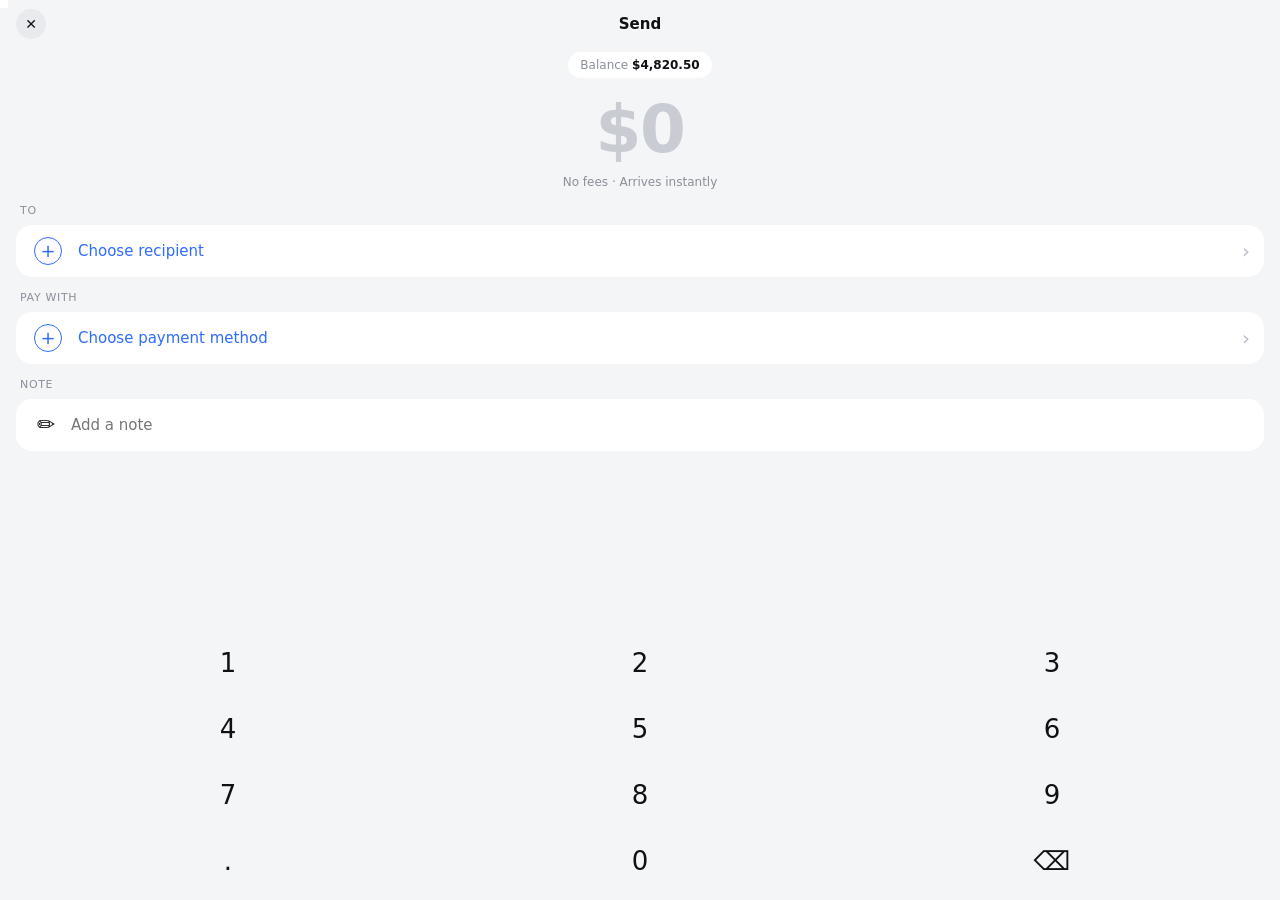
<file: skills/animate/assets/form-reaction-lab/index.html>
<!doctype html>
<!-- Form motion lab: "the UI reacts to what I entered". Every variant is a query param:
     ?m=amount|pick|note  &v=A (skill as written today) | B.. (one axis changed) | W (measured winner, default)
     any axis can be overridden directly, e.g. &v=W&spark=0  &rtl=1  &digits=ar  &kind=pay  &probe=0 (perf runs). -->
<html lang="en"><head><meta charset="utf-8"><meta name="viewport" content="width=device-width,initial-scale=1">
<title>Form motion lab</title>
<style>
:root{--ink:#0f1115;--mute:#8a8f98;--line:#e7e8ec;--bg:#f4f5f7;--card:#fff;--acc:#2f6bff}
*{box-sizing:border-box;margin:0;padding:0}
html,body{height:100%;background:var(--bg);color:var(--ink);font:15px/1.35 system-ui,-apple-system,"Segoe UI",Roboto,"Droid Arabic Kufi",sans-serif;overflow:hidden}
#app{position:absolute;inset:0;transform-origin:50% 0}
.top{height:48px;display:flex;align-items:center;justify-content:center;font-weight:600;position:relative}
.top .x{position:absolute;inset-inline-start:16px;width:30px;height:30px;border-radius:50%;background:#e9eaee;display:grid;place-items:center;font-size:14px}
.bal{margin:4px auto 0;width:max-content;padding:5px 12px;border-radius:99px;background:#fff;font-size:12px;color:var(--mute)}
.bal b{color:var(--ink)}
/* amount */
#amtWrap{position:relative;height:84px;margin-top:10px;overflow:visible}
#amtWrap.clip{overflow:hidden;margin-inline:16px}
#scaler{position:absolute;left:50%;top:0;width:0;height:84px;display:flex;justify-content:center;align-items:center;font-weight:750;font-size:66px;letter-spacing:-.02em;line-height:84px;white-space:nowrap}
#amtWrap.clip #scaler{left:179px}
#scaler.wrap{left:16px;width:358px;flex-wrap:wrap;height:auto;line-height:70px;align-content:flex-start}
#scaler.tab{font-variant-numeric:tabular-nums}
.g{display:inline-block;position:relative}
.g.roll{clip-path:inset(0 -20px)}
.gi{display:inline-block}
.g.ph .gi{color:#c9ccd3}
.g.cur.ph .gi{color:#c9ccd3}
.cap{text-align:center;font-size:12px;color:var(--mute);margin-top:2px}
/* form rows */
.lbl{font-size:11px;letter-spacing:.06em;color:var(--mute);margin:14px 20px 6px}
.row{margin:0 16px;background:var(--card);border-radius:16px;display:flex;align-items:center;padding:12px 14px;gap:10px;position:relative;overflow:hidden}
.row.fixed{min-height:62px}
.cell{flex:1;display:grid;min-width:0}
.layer{grid-area:1/1;display:flex;align-items:center;gap:12px;min-width:0}
.ic{width:36px;height:36px;border-radius:50%;display:grid;place-items:center;flex:none;font-size:22px;background:#ffe8d6}
.ic.plus{width:28px;height:28px;margin-inline:4px;background:none;border:1.5px solid var(--acc);color:var(--acc);font-size:18px;line-height:1}
.ic.ini{background:#dfe6ff;color:#2a3f8f;font-size:14px;font-weight:700}
.ic.card{border-radius:6px;width:36px;height:24px;margin-block:6px;background:linear-gradient(135deg,#3b82f6,#22d3ee);font-size:0}
.tx{min-width:0;flex:1}
.l1{font-weight:600;white-space:nowrap;overflow:hidden;text-overflow:ellipsis}
.l1.ph{color:var(--acc);font-weight:500}
.l2{font-size:12.5px;color:var(--mute);white-space:nowrap;overflow:hidden;text-overflow:ellipsis}
.chev{color:#b9bcc4;font-size:20px;flex:none}
html[dir=rtl] .chev{transform:scaleX(-1)}
.note{margin:0 16px;background:var(--card);border-radius:16px;display:flex;align-items:center;gap:10px;padding:10px 14px;border:1.5px solid transparent}
.note:focus-within{border-color:var(--acc)}
#nic{width:30px;height:30px;position:relative;flex:none}
.ico{position:absolute;inset:0;display:grid;place-items:center;font-size:22px;line-height:1}
#noteIn{flex:1;border:0;outline:0;font:inherit;background:none;min-width:0}
/* keypad */
#pad{position:absolute;left:0;right:0;bottom:8px;display:grid;grid-template-columns:repeat(3,1fr);gap:4px;padding:0 24px;direction:ltr}
.k{height:62px;border:0;background:none;font:500 26px system-ui;color:var(--ink);border-radius:20px;position:relative}
.k .hl{position:absolute;inset:4px 18px;border-radius:18px;background:#dfe1e6;opacity:0;pointer-events:none}
/* sheet */
#scrim{position:fixed;inset:0;background:#0b0d12;opacity:0;pointer-events:none}
#sheet{position:fixed;left:0;right:0;bottom:0;height:600px;background:#fff;border-radius:22px 22px 0 0;padding:10px 16px;transform:translateY(102%)}
#sheet .grab{width:38px;height:5px;border-radius:3px;background:#d6d8de;margin:0 auto 10px}
#sheet h3{font-size:17px;display:flex;justify-content:space-between;align-items:center;margin-bottom:10px}
#sheet .close{width:28px;height:28px;border-radius:50%;background:#eef0f3;display:grid;place-items:center;font-size:13px;font-weight:400}
.srch{background:#f1f2f5;border-radius:12px;padding:9px 12px;color:var(--mute);font-size:13px;margin-bottom:10px}
.opt{display:flex;align-items:center;gap:12px;padding:10px 8px;border-radius:14px;position:relative}
.opt .chk{margin-inline-start:auto;width:22px;height:22px;border-radius:50%;background:var(--acc);color:#fff;display:grid;place-items:center;font-size:13px;opacity:0}
.opt.sel{background:#eef3ff}
#fx{position:fixed;inset:0;pointer-events:none;overflow:hidden}
.spk{position:absolute;width:5px;height:5px;border-radius:50%;margin:-2.5px 0 0 -2.5px}
.ring{position:absolute;width:44px;height:44px;margin:-22px 0 0 -22px;border-radius:50%;border:1.5px solid #8fb0ff}
.sr{position:absolute;width:1px;height:1px;overflow:hidden;clip:rect(0 0 0 0)}
</style></head><body>
<div id="app">
  <div class="top"><span class="x">✕</span><span id="ttl">Send</span></div>
  <div class="bal"><span id="balL">Balance</span> <b dir="ltr">$4,820.50</b></div>
  <div id="amtWrap" dir="ltr"><div id="scaler" aria-hidden="true"></div></div>
  <div class="sr" aria-live="polite" id="amtSR"></div>
  <div class="cap" id="capT">No fees · Arrives instantly</div>
  <div class="lbl" id="lTo">TO</div>
  <div class="row" id="toRow" data-p="toRow"><div class="cell"></div><span class="chev">›</span></div>
  <div class="lbl" id="lPay">PAY WITH</div>
  <div class="row" id="payRow" data-p="payRow"><div class="cell"></div><span class="chev">›</span></div>
  <div class="lbl" id="lNote">NOTE</div>
  <label class="note"><span id="nic"></span><input id="noteIn" autocomplete="off"></label>
  <div id="pad"></div>
</div>
<div id="scrim"></div>
<div id="sheet"><div class="grab"></div><h3><span id="shT"></span><span class="close" id="shX">✕</span></h3><div class="srch" id="shS"></div><div id="opts"></div></div>
<div id="fx"></div>
<div id="sync" style="position:fixed;left:0;top:0;width:8px;height:8px;background:#fff;z-index:9"></div>
<script>
// ---------------------------------------------------------------- params, tokens, presets
const P = Object.fromEntries(new URLSearchParams(location.search));
const M = P.m || 'amount', RTL = P.rtl === '1', PROBE = P.probe !== '0', AR = P.digits === 'ar';
if (RTL) { document.documentElement.dir = 'rtl'; document.documentElement.lang = 'ar' }
const RM = matchMedia('(prefers-reduced-motion: reduce)').matches;
const D = ms => RM ? 0 : ms;
const E = { surface: 'cubic-bezier(.16,1,.3,1)', content: 'cubic-bezier(.22,.61,.36,1)', exit: 'cubic-bezier(.55,.085,.68,.53)',
  move: 'cubic-bezier(.645,.045,.355,1)', out: 'cubic-bezier(.23,1,.32,1)', over: 'cubic-bezier(.34,1.56,.64,1)', ease: 'ease' };
const PRESETS = {
  // r: instant | count | fade | glyph ; enter: blur | roll | fade ; flip: re-centre/separator FLIP ; spark ; fit: shrink | wrap | clip
  amount: { A: { r: 'instant', fit: 'clip' }, C: { r: 'count', fit: 'clip' }, B: { r: 'fade', fit: 'clip' },
    D: { r: 'glyph', enter: 'blur', flip: '0', spark: '0', fit: 'clip' }, E: { r: 'glyph', enter: 'blur', flip: '1', spark: '0', fit: 'clip' },
    F: { r: 'glyph', enter: 'blur', flip: '1', spark: '1', fit: 'clip' }, G: { r: 'glyph', enter: 'roll', flip: '1', spark: '0', fit: 'clip' },
    H: { r: 'glyph', enter: 'fade', flip: '1', spark: '0', fit: 'clip' },
    I: { r: 'glyph', enter: 'blur', flip: '1', ride: '1', spark: '0', fit: 'clip' },
    J: { r: 'glyph', enter: 'blur', flip: '1', ride: '1', sepk: 'left', spark: '0', fit: 'clip' },
    W: { r: 'glyph', enter: 'blur', flip: '1', ride: '1', sepk: 'left', spark: '1', fit: 'lead' } },
  // swap: fade (fadeThrough out-in) | cross (in-place per-line) | fly (cross + avatar flight) ; seq: tap | dis | mid | after ; h: snap | anim | fixed
  pick: { A: { swap: 'fade', seq: 'tap', hold: '0', h: 'snap' }, B: { swap: 'cross', seq: 'tap', hold: '0', h: 'snap' },
    C: { swap: 'fade', seq: 'after', hold: '0', h: 'snap' }, D: { swap: 'cross', seq: 'mid', hold: '0', h: 'snap' },
    E: { swap: 'cross', seq: 'mid', hold: '0', h: 'fixed' }, F: { swap: 'cross', seq: 'mid', hold: '0', h: 'anim' },
    G: { swap: 'fly', seq: 'dis', hold: '0', h: 'fixed' }, H: { swap: 'cross', seq: 'mid', hold: '350', h: 'fixed' },
    W: { swap: 'cross', seq: 'mid', hold: '150', h: 'fixed', xd: '90' } },
  // trig: key | d200 | d300 | d500 | blur ; swap: swap (success-morph swap) | fade (fadeThrough) | cross | pop ; cls: prefix | word
  note: { A: { trig: 'key', swap: 'swap', cls: 'prefix' }, B: { trig: 'key', swap: 'fade', cls: 'prefix' },
    C: { trig: 'd200', swap: 'swap', cls: 'prefix' }, D: { trig: 'd300', swap: 'swap', cls: 'prefix' }, E: { trig: 'd500', swap: 'swap', cls: 'prefix' },
    F: { trig: 'blur', swap: 'swap', cls: 'prefix' }, G: { trig: 'd300', swap: 'pop', cls: 'prefix' }, H: { trig: 'd300', swap: 'cross', cls: 'prefix' },
    I: { trig: 'd300', swap: 'pop', cls: 'word' }, J: { trig: 'key', swap: 'pop', cls: 'word' },
    W: { trig: 'd300', swap: 'pop', cls: 'word' } } };
const V = { ...{ edur: '240', fdur: '270', xd: '60', ride: '0', sdl: '0', sex: '0' }, ...PRESETS[M][P.v || 'W'], ...P };
const $ = s => document.querySelector(s), $$ = s => [...document.querySelectorAll(s)];
const wait = ms => new Promise(r => setTimeout(r, ms));
const rect = el => el.getBoundingClientRect();
const T = RTL ? { send: 'إرسال', bal: 'الرصيد', cap: 'بدون رسوم · يصل فوراً', to: 'إلى', pay: 'الدفع عبر', note: 'ملاحظة', chooseTo: 'اختر المستلم', choosePay: 'اختر طريقة الدفع',
  sendTo: 'إرسال إلى', payWith: 'الدفع عبر', search: 'الاسم أو المعرّف أو الهاتف', notePh: 'أضف ملاحظة' }
  : { send: 'Send', bal: 'Balance', cap: 'No fees · Arrives instantly', to: 'TO', pay: 'PAY WITH', note: 'NOTE', chooseTo: 'Choose recipient', choosePay: 'Choose payment method',
  sendTo: 'Send to', payWith: 'Pay with', search: 'Name, $tag or phone', notePh: 'Add a note' };
$('#ttl').textContent = T.send; $('#balL').textContent = T.bal; $('#capT').textContent = T.cap; $('#lTo').textContent = T.to; $('#lPay').textContent = T.pay; $('#lNote').textContent = T.note; $('#noteIn').placeholder = T.notePh;

// ---------------------------------------------------------------- per-frame probe
const LOG = []; window.__log = LOG; let REC = false;
window.__mark = m => LOG.push({ t: performance.now(), mark: m });
window.__counters = { morphs: 0, iconSwaps: 0, sparks: 0, renders: 0 };
function eo(el) { let o = 1; for (let e = el; e && e.nodeType === 1; e = e.parentElement) { const cs = getComputedStyle(e);
  if (cs.display === 'none' || cs.visibility === 'hidden') return 0; o *= +cs.opacity; if (o < .005) return 0 } return o }
const r2 = n => Math.round(n * 100) / 100;
const blurOf = el => { const m = /blur\(([\d.]+)px\)/.exec(getComputedStyle(el).filter); return m ? +m[1] : 0 };
function frame() {
  if (REC) { const f = { t: performance.now() };
    if (PROBE) f.x = EXTRA[M](); else if (M === 'amount') f.fxn = $('#fx').childElementCount;
    LOG.push(f) }
  requestAnimationFrame(frame) }
requestAnimationFrame(frame);
const EXTRA = {
  amount: () => { const S = curScale(), out = { gl: [], s: r2(S) };
    if (V.r === 'glyph') for (const g of $$('#scaler .g')) { const gi = g.firstChild, r = rect(gi), o = eo(gi);
      out.gl.push([g.dataset.k, gi.textContent, r2(r.x), r2(r.width), r2(o), r2(new DOMMatrix(getComputedStyle(gi).transform).a), r2(blurOf(gi)), g.classList.contains('gone') ? 1 : 0, r2(r.y)]) }
    else { const n = $('#scaler .num'); if (n) { const r = rect(n); out.gl.push(['all', n.textContent, r2(r.x), r2(r.width), r2(eo(n)), 1, r2(blurOf(n)), 0, r2(r.y)]) } }
    out.fxn = $('#fx').childElementCount; return out },
  pick: () => { const o = {}; for (const id of ['toRow', 'payRow']) { const row = $('#' + id), rr = rect(row);
      o[id] = { h: row.offsetHeight, y: r2(rr.y), L: [...row.querySelectorAll('.layer')].map(l => { const a = l.querySelector('.l1'), ic = l.querySelector('.ic'), ra = rect(a), ri = rect(ic);
        return [l.dataset.id, r2(eo(a)), r2(ra.x), r2(ra.y), r2(ra.width), r2(eo(ic)), r2(ri.x), r2(ri.y), r2(ri.width), a.scrollWidth > a.clientWidth + 1 ? 1 : 0, r2(blurOf(l))] }) } }
    const sh = rect($('#sheet')); o.sheetY = r2(sh.y); o.scrim = r2(+getComputedStyle($('#scrim')).opacity)
    const fl = $('#fx .flyc'); if (fl) { const r = rect(fl); o.fly = [r2(r.x), r2(r.y), r2(r.width), r2(eo(fl))] }
    const ch = $('#opts .opt.sel .chk'); o.chk = ch ? r2(eo(ch)) : 0
    return o },
  note: () => ({ val: $('#noteIn').value, ic: $$('#nic .ico').map(i => { const r = rect(i), m = new DOMMatrix(getComputedStyle(i).transform); return [i.dataset.i, r2(eo(i)), r2(r.width), r2(Math.atan2(m.b, m.a) * 180 / Math.PI)] }) })
};

// ================================================================ 1. AMOUNT
const scaler = $('#scaler'), wrapEl = $('#amtWrap');
if (V.fit === 'clip') wrapEl.classList.add('clip'); if (V.fit === 'wrap') scaler.classList.add('wrap'); if (V.r === 'count') scaler.classList.add('tab');
const DIG = '٠١٢٣٤٥٦٧٨٩', loc = c => AR ? (/\d/.test(c) ? DIG[+c] : c === ',' ? '٬' : c === '.' ? '٫' : c) : c;
let val = '';                                     // raw typed value: digits and at most one '.'
function glyphs(v) {                              // → [{k, c}] keyed so typed digits keep identity, separators keyed from the right
  if (!v) return [{ k: 'cur', c: '$', ph: 1 }, { k: 'ph0', c: '0', ph: 1 }];
  const [i, f] = v.split('.'), out = [{ k: 'cur', c: '$' }]; let di = 0;
  for (let n = 0; n < i.length; n++) { const fromR = i.length - n; out.push({ k: 'd' + di++, c: i[n] }); if (fromR > 1 && (fromR - 1) % 3 === 0) out.push({ k: V.sepk === 'left' ? 'sL' + (di - 1) : 's' + (fromR - 1) / 3, c: ',' }) }   // sepk=left: a separator belongs to the digit before it, so it never slides across a digit
  if (f !== undefined) { out.push({ k: 'dot', c: '.' }); for (const ch of f) out.push({ k: 'd' + di++, c: ch }) }
  return out }
const fmt = v => glyphs(v).map(g => loc(g.c)).join('');
window.__fmt = v => fmt(v);
function press(key) {
  let n = val; if (key === 'del') n = n.slice(0, -1);
  else if (key === '.') { if (!n.includes('.')) n = (n || '0') + '.' }
  else { const [i, f] = n.split('.'); if (f !== undefined ? f.length >= 2 : (i.length >= 7 || (key === '0' && !n))) { window.__mark('key:ignored'); return } n += key }
  if (n === '0.' && key === 'del') n = '';
  const old = val; val = n; window.__mark('key:' + key + ':' + val); renderAmt(old, n, key === 'del') }
let curS = 1; const curScale = () => { const s = getComputedStyle(scaler).scale; return s === 'none' ? 1 : +s.split(' ')[0] };
const txOf = el => { const t = getComputedStyle(el).translate; return t === 'none' ? 0 : parseFloat(t) };
let fadeBusy = false, fadePending = null, countAnim = null;
function renderAmt(old, v, del) {
  window.__counters.renders++; $('#amtSR').textContent = fmt(v);
  if (V.r === 'instant') { scaler.innerHTML = `<span class="num g${v ? '' : ' ph'}"><span class="gi">${fmt(v)}</span></span>`; scaler.firstChild.textContent = fmt(v); return fit() }
  if (V.r === 'count') {                          // web.md count-up recipe: 500 ms ease-out roll, tabular nums
    const a = +(old || 0), b = +(v || 0), dec = (v.split('.')[1] ?? '').length, t0 = performance.now(), n = scaler.querySelector('.num') || mk();
    function mk() { scaler.innerHTML = '<span class="num"></span>'; return scaler.firstChild }
    const show = x => { n.textContent = '$' + loc(x.toLocaleString('en-US', { minimumFractionDigits: dec, maximumFractionDigits: dec })).replace(/,/g, loc(',')); n.classList.toggle('ph', !v) };
    if (countAnim) cancelAnimationFrame(countAnim); const from = n.dataset.cur ? +n.dataset.cur : a;
    (function step() { const k = Math.min(1, (performance.now() - t0) / D(500 || 1)), e = 1 - Math.pow(1 - k, 3), x = from + (b - from) * (isNaN(e) ? 1 : e);
      n.dataset.cur = x; show(k >= 1 || RM ? b : Math.round(x * 10 ** dec) / 10 ** dec); if (k < 1 && !RM) countAnim = requestAnimationFrame(step); else { countAnim = null; if (!v) n.textContent = '$0' } })(); return }
  if (V.r === 'fade') {                           // skill fadeThrough / skeleton-to-content: out-in 260 ms, blur bridge
    let n = scaler.querySelector('.num'); if (!n) { scaler.innerHTML = '<span class="num"></span>'; n = scaler.firstChild; n.textContent = fmt(v); return }
    fadePending = v; if (fadeBusy) return; fadeBusy = true;
    const go = async () => { await n.animate([{ opacity: 1, filter: 'blur(0)' }, { opacity: 0, filter: 'blur(6px)' }], { duration: D(260), easing: 'ease', fill: 'forwards' }).finished;
      n.textContent = fmt(fadePending); n.classList.toggle('ph', !fadePending); fit(); fadePending = null;
      await n.animate([{ opacity: 0, filter: 'blur(6px)', transform: 'scale(.99)' }, { opacity: 1, filter: 'blur(0)', transform: 'none' }], { duration: D(260), easing: E.out, fill: 'forwards' }).finished;
      if (fadePending != null) return go(); fadeBusy = false };
    return go() }
  // ---- per-glyph keyed render
  const want = glyphs(v), have = new Map($$('#scaler .g:not(.gone)').map(g => [g.dataset.k, g]));
  const first = new Map(); for (const [k, g] of have) first.set(k, g.offsetLeft + txOf(g));
  const keep = new Set(want.map(w => w.k)), entering = [], exits = [], oldKeys = [...have.keys()];
  const leaving = k => !keep.has(k) || have.get(k).dataset.c !== want.find(w => w.k === k).c;
  for (const [k, g] of have) if (leaving(k)) {    // exit: pinned where it is, out of layout
    const i = oldKeys.indexOf(k), lk = oldKeys.slice(0, i).reverse().find(q => !leaving(q)), mid = oldKeys.slice(i + 1).some(q => !leaving(q)); exits.push([g, lk, mid]);
    const x = g.offsetLeft + txOf(g); g.getAnimations().forEach(a => a.cancel()); g.classList.add('gone'); g.style.position = 'absolute'; g.style.left = x + 'px'; g.style.translate = 'none'; have.delete(k); first.delete(k);
    g.firstChild.animate([{ opacity: 1, transform: 'none', filter: 'blur(0)' }, { opacity: 0, transform: 'scale(.6)', filter: V.enter === 'blur' ? 'blur(4px)' : 'blur(0)' }], { duration: D(/^s/.test(k) && V.sepk === 'left' ? +(V.sex ?? 50) : 140), easing: E.exit, fill: 'forwards' }).finished.then(() => g.remove(), () => {}) }
  let prev = null;
  for (const w of want) { let g = have.get(w.k);
    if (!g) { g = document.createElement('span'); g.className = 'g'; g.dataset.k = w.k; g.dataset.c = w.c; g.innerHTML = `<span class="gi">${loc(w.c)}</span>`; entering.push(g) }
    g.classList.toggle('ph', !!w.ph);
    if (prev) prev.after(g); else scaler.prepend(g); prev = g }
  fit();
  const DX = new Map(), slide = (g, kf, extra) => { const a = g.animate(kf, { duration: D(+V.fdur), easing: E.content, ...extra }); a.id = 'flip'; return a };
  if (V.flip === '1') for (const [k, g] of have) { const dx = first.get(k) - g.offsetLeft, sc = getComputedStyle(g).scale, sx = sc === 'none' ? 1 : +sc.split(' ')[0]; DX.set(k, dx);
    g.getAnimations().filter(a => a.id === 'flip').forEach(a => a.cancel());
    if (Math.abs(dx) > .5 || sx < .999) slide(g, [{ translate: dx + 'px 0', scale: sx + ' 1' }, { translate: '0 0', scale: '1 1' }]) }
  if (V.flip === '1' && V.ride === '1') {          // new glyphs ride with their left neighbour; a mid-row insert (separator) grows into the gap as it opens
    let lastDx; for (const w of want) { const g = scaler.querySelector(`.g[data-k="${w.k}"]:not(.gone)`);
      if (!entering.includes(g)) { lastDx = DX.get(w.k); continue } if (!lastDx || Math.abs(lastDx) < .5) continue;
      const mid = want.slice(want.indexOf(w) + 1).some(q => DX.has(q.k));
      slide(g, mid ? [{ translate: lastDx + 'px 0', scale: '0 1' }, { translate: '0 0', scale: '1 1' }] : [{ translate: lastDx + 'px 0' }, { translate: '0 0' }]); g.style.transformOrigin = '0 50%' }
    for (const [g, lk, mid] of exits) { const dl = DX.get(lk); if (!dl || Math.abs(dl) < .5) continue; g.style.transformOrigin = '0 50%';
      slide(g, mid ? [{ translate: '0 0', scale: '1 1' }, { translate: -dl + 'px 0', scale: '0 1' }] : [{ translate: '0 0' }, { translate: -dl + 'px 0' }], { fill: 'forwards' }) } }
  for (const g of entering) { const gi = g.firstChild, d = D(+V.edur), delay = !/^s/.test(g.dataset.k) ? 0 : V.sep === 'late' ? D(+V.fdur * .45) : V.sepk === 'left' ? D(+(V.sdl ?? 40)) : 0;   // a moved separator: old one gone (50 ms) before the new one shows
    if (g.dataset.k === 'ph0' || g.dataset.k === 'cur') continue;   // the resting "$0" is a state, not news: no fade (a fade left a bare "$" for ~100 ms)
    if (V.enter === 'blur') gi.animate([{ opacity: 0, transform: 'translateY(.16em) scale(.6)', filter: 'blur(6px)' }, { opacity: 1, offset: .55 }, { opacity: 1, transform: 'none', filter: 'blur(0)' }], { duration: d, delay, easing: E.out, fill: 'backwards' });
    else if (V.enter === 'roll') { g.classList.add('roll'); gi.animate([{ transform: 'translateY(100%)' }, { transform: 'none' }], { duration: d, easing: E.out }).finished.then(() => g.classList.remove('roll'), () => {}) }
    else gi.animate([{ opacity: 0 }, { opacity: 1 }], { duration: D(200), easing: 'ease' });
    if (V.spark === '1' && !del && !RM && /^d\d/.test(g.dataset.k)) sparkle(gi) } }
function fit() {                                   // auto-shrink: scale the row to the available width (animated with the re-centre)
  if (V.fit !== 'shrink' && V.fit !== 'lead') return;
  const natural = [...scaler.children].filter(g => !g.classList.contains('gone')).reduce((s, g) => s + g.offsetWidth, 0);
  const full = (val.split('.')[1] ?? '').length >= 2, room = V.fit === 'lead' && !full ? 48 : 0;   // lead: keep room for the next digit
  const s = Math.min(1, (350 - room) / natural); if (Math.abs(s - curS) < .001) return; const from = curScale(); curS = s;
  scaler.getAnimations().forEach(a => a.cancel()); scaler.style.scale = s;
  scaler.animate([{ scale: from }, { scale: s }], { duration: D(+V.fdur), easing: E.content }) }
const SPK = ['#7aa2ff', '#b18cff', '#ffcf4a', '#5ad1e6', '#ff8fb1'];
function sparkle(gi) { const r = rect(gi), cx = r.x + r.width / 2, cy = r.y + r.height / 2, fx = $('#fx'); window.__counters.sparks++;
  const ring = document.createElement('div'); ring.className = 'ring'; ring.style.left = cx + 'px'; ring.style.top = cy + 'px'; fx.append(ring);
  ring.animate([{ transform: 'scale(.3)', opacity: .9 }, { transform: 'scale(1.5)', opacity: 0 }], { duration: 320, easing: E.out }).finished.then(() => ring.remove());
  for (let i = 0; i < 8; i++) { const p = document.createElement('div'), a = (i / 8) * Math.PI * 2 + Math.random() * .5, d = 22 + Math.random() * 16;
    p.className = 'spk'; p.style.background = SPK[i % 5]; p.style.left = cx + 'px'; p.style.top = cy + 'px'; fx.append(p);
    p.animate([{ transform: 'translate(0,0) scale(1)', opacity: 1 }, { transform: `translate(${Math.cos(a) * d}px,${Math.sin(a) * d - 8}px) scale(.3)`, opacity: 0 }], { duration: 520 + i * 10, easing: E.out }).finished.then(() => p.remove()) } }
// keypad
for (const k of ['1', '2', '3', '4', '5', '6', '7', '8', '9', '.', '0', 'del']) { const b = document.createElement('button'); b.className = 'k'; b.dataset.k = k;
  b.innerHTML = `<span class="hl"></span>${k === 'del' ? '⌫' : loc(k)}`; b.addEventListener('pointerdown', () => { keyLight(b); press(k) }); $('#pad').append(b) }
function keyLight(b) { b.firstChild.animate([{ opacity: 1 }, { opacity: 0 }], { duration: D(260), easing: 'ease-out' }) }
renderAmt('', '');
if (M !== 'amount') { val = '1250'; renderAmt('', '1250') }

// ================================================================ 2. PICKER → ROW
const PEOPLE = [{ id: 'maya', n: 'Maya Chen', h: '@mayachen · Member', a: '👩🏻', bg: '#ffe0e6' }, { id: 'james', n: 'James Okafor', h: '@jokafor · Member', a: '👨🏾', bg: '#e3f0ff' },
  { id: 'leo', n: 'Leo Park', h: '@leopark · Member', a: '🧑🏻', bg: '#fff1cc' }, { id: 'sofia', n: 'Sofia Ruiz', h: '@sofiar · Member', a: '👩🏽', bg: '#e6f7ea' },
  { id: 'alex', n: 'Alexandria Konstantinopoulou-Whitfield', h: '@alexandria.konstantinopoulou · Member', a: null, ini: 'AK' }];
const METHODS = [{ id: 'bal', n: 'Balance', h: '$4,820.50 available', a: '◎', bg: '#ffe7b8' }, { id: 'card', n: 'Debit Card •••• 4021', h: 'Instant · No fee', card: 1 },
  { id: 'bank', n: 'Bank Account •• 7788', h: '1–2 business days', a: '🏦', bg: '#eceff3' }];
if (RTL) { PEOPLE[0].n = 'مايا تشين'; PEOPLE[1].n = 'جيمس أوكافور'; METHODS[1].n = 'بطاقة خصم •••• 4021'; METHODS[1].h = 'فوري · بدون رسوم' }
const icHTML = o => o.card ? '<span class="ic card"></span>' : o.a ? `<span class="ic" style="background:${o.bg}">${o.a}</span>` : `<span class="ic ini">${o.ini}</span>`;
function layerHTML(o, kind) { if (!o) return `<div class="layer" data-id="ph"><span class="ic plus">+</span><div class="tx"><div class="l1 ph">${kind === 'to' ? T.chooseTo : T.choosePay}</div></div></div>`;
  return `<div class="layer" data-id="${o.id}">${icHTML(o)}<div class="tx"><div class="l1">${o.n}</div><div class="l2">${o.h}</div></div></div>` }
for (const [id, kind] of [['toRow', 'to'], ['payRow', 'pay']]) { const r = $('#' + id); r.querySelector('.cell').innerHTML = layerHTML(null, kind); if (V.h === 'fixed') r.classList.add('fixed');
  r.addEventListener('click', () => openSheet(kind)) }
const SH = { open: false, kind: null, anim: null, busy: false };
function openSheet(kind) { if (SH.open) return; SH.open = true; SH.kind = kind; window.__mark('open:' + kind);
  const list = kind === 'to' ? PEOPLE : METHODS, cur = $(`#${kind === 'to' ? 'toRow' : 'payRow'} .layer:last-child`)?.dataset.id;
  $('#shT').textContent = kind === 'to' ? T.sendTo : T.payWith; $('#shS').textContent = T.search; $('#shS').style.display = kind === 'to' ? '' : 'none';
  $('#opts').innerHTML = list.map(o => `<div class="opt${o.id === cur ? ' sel' : ''}" data-id="${o.id}">${icHTML(o)}<div class="tx"><div class="l1">${o.n}</div><div class="l2">${o.h}</div></div><span class="chk" style="opacity:${o.id === cur ? 1 : 0}">✓</span></div>`).join('');
  $$('#opts .opt').forEach(el => el.addEventListener('click', () => choose(kind, el)));
  SH.anim?.cancel(); $('#scrim').style.pointerEvents = 'auto';
  SH.anim = $('#sheet').animate([{ transform: getComputedStyle($('#sheet')).transform === 'none' ? 'translateY(102%)' : getComputedStyle($('#sheet')).transform }, { transform: 'translateY(0)' }], { duration: D(340), easing: E.surface, fill: 'forwards' });
  $('#scrim').animate([{ opacity: +getComputedStyle($('#scrim')).opacity }, { opacity: .35 }], { duration: D(340), fill: 'forwards' });
  $('#app').animate([{ transform: 'scale(1)' }, { transform: 'scale(.98)' }], { duration: D(340), easing: E.surface, fill: 'forwards' }) }   // overlayRise: base recedes
function closeSheet() { if (!SH.open) return null; SH.open = false; window.__mark('dismiss'); $('#scrim').style.pointerEvents = 'none';
  SH.anim?.cancel(); SH.anim = $('#sheet').animate([{ transform: 'translateY(0)' }, { transform: 'translateY(102%)' }], { duration: D(255), easing: E.exit, fill: 'forwards' });   // 0.75× the rise
  $('#scrim').animate([{ opacity: .35 }, { opacity: 0 }], { duration: D(255), fill: 'forwards' });
  $('#app').animate([{ transform: 'scale(.98)' }, { transform: 'scale(1)' }], { duration: D(255), easing: E.out, fill: 'forwards' });
  SH.anim.finished.then(() => window.__mark('sheetGone'), () => {}); return SH.anim }
$('#shX').addEventListener('click', () => closeSheet()); $('#scrim').addEventListener('click', () => closeSheet());
async function choose(kind, el) {
  if (!SH.open || SH.busy) return; SH.busy = true; const id = el.dataset.id, o = (kind === 'to' ? PEOPLE : METHODS).find(x => x.id === id); window.__mark('tap:' + id);
  $$('#opts .opt').forEach(x => { x.classList.toggle('sel', x === el); x.querySelector('.chk').style.opacity = x === el ? 1 : 0 });
  el.querySelector('.chk').animate([{ transform: 'scale(.5)', opacity: 0 }, { transform: 'scale(1)', opacity: 1 }], { duration: D(220), easing: E.over });
  const src = rect(el.querySelector('.ic')), row = $('#' + (kind === 'to' ? 'toRow' : 'payRow'));
  if (V.seq === 'tap') morph(row, o, kind, src);
  if (+V.hold) await wait(D(+V.hold));
  const a = closeSheet(); SH.busy = false;
  if (V.seq === 'dis') morph(row, o, kind, src);
  if (V.seq === 'mid') { await wait(D(120)); morph(row, o, kind, src) }
  if (V.seq === 'after') { await a?.finished.catch(() => {}); morph(row, o, kind, src) } }
function morph(row, o, kind, src) {
  window.__counters.morphs++; window.__mark('morph:' + o.id); const cell = row.querySelector('.cell'), olds = [...cell.querySelectorAll('.layer:not(.out)')];
  const h0 = row.offsetHeight, tmp = document.createElement('div'); tmp.innerHTML = layerHTML(o, kind); const nl = tmp.firstChild;
  const heightAnim = () => { if (V.h !== 'anim') return; const h1 = row.offsetHeight; if (Math.abs(h1 - h0) < 1) return;
    row.animate([{ height: h0 + 'px' }, { height: h1 + 'px' }], { duration: D(220), easing: E.content }) };
  if (V.swap === 'fade') {                        // fadeThrough: out, then in (skeleton-to-content mechanics)
    olds.forEach(l => { l.classList.add('out'); l.getAnimations().forEach(a => a.pause()) });
    Promise.all(olds.map(l => l.animate([{ opacity: getComputedStyle(l).opacity, filter: 'blur(0)' }, { opacity: 0, filter: 'blur(6px)' }], { duration: D(260), easing: 'ease', fill: 'forwards' }).finished)).then(() => {
      if (!nl.isConnected && cell.querySelector('.layer:last-child') !== nl) { olds.forEach(l => l.remove()); cell.append(nl); heightAnim();
        nl.animate([{ opacity: 0, filter: 'blur(6px)', transform: 'scale(.99)' }, { opacity: 1, filter: 'blur(0)', transform: 'none' }], { duration: D(260), easing: E.out }).finished.then(() => window.__mark('settled'), () => {}) } }, () => {});
    return }
  // cross: in-place, per line; the new layer stacks in the same grid cell so the row never has an empty frame
  olds.forEach(l => { l.classList.add('out'); l.getAnimations().forEach(a => a.cancel());
    l.animate([{ opacity: 1 }, { opacity: 0 }], { duration: D(120), easing: E.exit, fill: 'forwards' }).finished.then(() => { l.remove(); if (V.h === 'anim') {} }, () => {}) });
  cell.append(nl); heightAnim(); const xd = D(+V.xd), ic = nl.querySelector('.ic'), l1 = nl.querySelector('.l1'), l2 = nl.querySelector('.l2');
  const icA = V.swap === 'fly' ? fly(src, ic) : ic.animate([{ opacity: 0, transform: 'scale(.6)' }, { opacity: 1, transform: 'none' }], { duration: D(260), delay: xd, easing: E.over, fill: 'backwards' });
  l1.animate([{ opacity: 0, transform: 'translateY(3px)' }, { opacity: 1, transform: 'none' }], { duration: D(200), delay: xd, easing: E.out, fill: 'backwards' });
  const a2 = l2.animate([{ opacity: 0, transform: 'translateY(3px)' }, { opacity: 1, transform: 'none' }], { duration: D(200), delay: xd + D(50), easing: E.out, fill: 'backwards' });
  Promise.all([icA.finished, a2.finished]).then(() => window.__mark('settled'), () => {}) }
function fly(src, ic) {                            // shared element: the tapped avatar travels from the sheet into the row's icon slot
  const dst = rect(ic), c = ic.cloneNode(true); c.classList.add('flyc'); c.style.position = 'absolute'; c.style.left = src.x + 'px'; c.style.top = src.y + 'px'; c.style.margin = 0; c.style.transformOrigin = '0 0';
  $('#fx').append(c); ic.style.opacity = 0;
  const a = c.animate([{ transform: 'none' }, { transform: `translate(${dst.x - src.x}px,${dst.y - src.y}px) scale(${dst.width / src.width})` }], { duration: D(320), easing: E.move, fill: 'forwards' });
  a.finished.then(() => { ic.style.opacity = ''; c.remove() }, () => {}); return a }

// ================================================================ 3. NOTE ICON FROM MEANING (app logic: keyword → emoji)
const DICT = [['sushi', '🍣'], ['pizza', '🍕'], ['dinner', '🍕'], ['lunch', '🍕'], ['food', '🍕'], ['coffee', '☕'], ['rent', '🏠'], ['taxi', '🚕'], ['gift', '🎁'], ['movie', '🎬'],
  ['عشاء', '🍕'], ['غداء', '🍕'], ['قهوة', '☕'], ['إيجار', '🏠'], ['هدية', '🎁']];
const PENCIL = '✏️';
function classify(txt) {                          // later, more specific words win; 'prefix' also matches the word being typed (≥3 letters)
  const words = txt.toLowerCase().split(/\s+/).filter(Boolean); let hit = PENCIL;
  words.forEach((w, i) => { const last = i === words.length - 1 && !/\s$/.test(txt);
    for (const [k, e] of DICT) if (w === k || w === k + 's' || (V.cls === 'prefix' && last && w.length >= 3 && k.startsWith(w))) { hit = e; break } });
  return hit }
window.__classify = classify;
const nic = $('#nic'); nic.innerHTML = `<span class="ico" data-i="${PENCIL}">${PENCIL}</span>`; let shownIcon = PENCIL, debT = null;
function setIcon(e) {
  if (e === shownIcon) return; shownIcon = e; window.__counters.iconSwaps++; window.__mark('icon:' + e);
  const olds = [...nic.querySelectorAll('.ico:not(.out)')], n = document.createElement('span'); n.className = 'ico'; n.dataset.i = e; n.textContent = e;
  olds.forEach(o => o.classList.add('out'));
  const kill = (o, kf, opt) => { o.getAnimations().forEach(a => a.cancel()); return o.animate(kf, { fill: 'forwards', ...opt }).finished.then(() => o.remove(), () => {}) };
  if (V.swap === 'swap' || V.swap === 'fade') {    // out-in, like Vue <Transition mode="out-in">
    const [d, kfo, kfi] = V.swap === 'swap' ? [160, { opacity: 0, transform: 'scale(.8)' }, { opacity: 0, transform: 'scale(.8)' }] : [260, { opacity: 0, filter: 'blur(6px)' }, { opacity: 0, filter: 'blur(6px)', transform: 'scale(.99)' }];
    n.style.opacity = 0; nic.append(n);
    Promise.all(olds.map(o => kill(o, [{ opacity: getComputedStyle(o).opacity }, kfo], { duration: D(d), easing: 'ease' }))).then(() => { if (!n.isConnected) return; n.style.opacity = '';
      n.animate([kfi, { opacity: 1, transform: 'none', filter: 'blur(0)' }], { duration: D(d), easing: E.out }) }) ; return }
  nic.append(n);
  if (V.swap === 'cross') { olds.forEach(o => kill(o, [{ opacity: getComputedStyle(o).opacity }, { opacity: 0 }], { duration: D(150) })); n.animate([{ opacity: 0 }, { opacity: 1 }], { duration: D(150) }); return }
  // pop: old shrinks out fast, new pops in with overshoot and a small counter-rotation that settles (reel)
  olds.forEach(o => kill(o, [{ opacity: getComputedStyle(o).opacity, transform: getComputedStyle(o).transform === 'none' ? 'none' : getComputedStyle(o).transform }, { opacity: 0, transform: 'scale(.3)' }], { duration: D(110), easing: E.exit }));
  n.animate([{ opacity: 0, transform: 'scale(.4) rotate(-14deg)' }, { opacity: 1, transform: 'scale(1.15) rotate(4deg)', offset: .6 }, { opacity: 1, transform: 'scale(1) rotate(0)' }],
    { duration: D(300), delay: D(50), easing: E.out, fill: 'backwards' }) }
const noteIn = $('#noteIn');
noteIn.addEventListener('input', () => { window.__mark('nk:' + noteIn.value); const e = classify(noteIn.value);
  if (!noteIn.value) { clearTimeout(debT); return setIcon(PENCIL) }          // cleared → back to the pencil at once
  if (V.trig === 'key') return setIcon(e);
  if (V.trig === 'blur') return; clearTimeout(debT); debT = setTimeout(() => setIcon(classify(noteIn.value)), +V.trig.slice(1)) });
noteIn.addEventListener('blur', () => { if (V.trig === 'blur') setIcon(classify(noteIn.value)) });

// ================================================================ scripted scenarios (in-page: exact timing)
const pressKey = k => { const b = $(`.k[data-k="${k}"]`); b.dispatchEvent(new PointerEvent('pointerdown', { bubbles: true })) };
async function typeKeys(seq, gap) { for (const k of seq) { pressKey(k); await wait(gap) } }
async function typeNote(txt, char, spaceGap) { noteIn.focus(); for (const ch of txt) { noteIn.value += ch; noteIn.dispatchEvent(new Event('input')); await wait(ch === ' ' ? spaceGap : char) } }
const tapEl = el => el.click();
const opt = id => $(`#opts .opt[data-id="${id}"]`);
const SC = {
  // amount
  type: async () => { window.__mark('go'); await typeKeys('1250', 500); await wait(900) },               // reel pace
  fast: async () => { window.__mark('go'); await typeKeys('1250', 125); await wait(900) },               // 8 keys/s
  long: async () => { window.__mark('go'); await typeKeys('9999999.99', 125); await wait(900) },
  back: async () => { await typeKeys('1250', 60); await wait(900); window.__mark('go'); await typeKeys(['del', 'del', 'del', 'del'], 100); await wait(900) },
  // pick
  pick: async () => { tapEl($('#' + (P.kind === 'pay' ? 'payRow' : 'toRow'))); await wait(700); window.__mark('go'); tapEl(opt(P.kind === 'pay' ? 'card' : (P.who || 'maya'))); await wait(1300) },
  repick: async () => { tapEl($('#toRow')); await wait(600); tapEl(opt('maya')); await wait(D(+V.hold) + 300); tapEl($('#toRow')); await wait(450); window.__mark('go'); tapEl(opt('james')); await wait(1300) },
  cancel: async () => { tapEl($('#toRow')); await wait(600); window.__mark('go'); tapEl($('#shX')); await wait(900) },
  // note
  reel: async () => { window.__mark('go'); await typeNote('Dinner at Nori', 100, 140); window.__mark('last'); await wait(1200) },
  human: async () => { window.__mark('go'); await typeNote('Dinner at Nori sushi', 170, 380); window.__mark('last'); await wait(1200) },
  lunar: async () => { window.__mark('go'); await typeNote('Lunar new year gift', 170, 380); window.__mark('last'); await wait(1200) },
  arabic: async () => { window.__mark('go'); await typeNote('عشاء مع سارة', 170, 380); window.__mark('last'); await wait(1200) },
  rental: async () => { window.__mark('go'); await typeNote('Rental car', 170, 380); window.__mark('last'); await wait(1200) },
  slow: async () => { window.__mark('go'); await typeNote('Lunar new year gift', 260, 450); window.__mark('last'); await wait(1200) },
  rentalSlow: async () => { window.__mark('go'); await typeNote('Rental car', 260, 450); window.__mark('last'); await wait(1200) },
  clear: async () => { await typeNote('Dinner at Nori', 60, 60); await wait(1100); window.__mark('go'); noteIn.value = ''; noteIn.dispatchEvent(new Event('input')); window.__mark('last'); await wait(900) },
  blurOut: async () => { window.__mark('go'); await typeNote('Coffee', 170, 380); window.__mark('last'); await wait(400); noteIn.blur(); window.__mark('blurred'); await wait(900) },
};
window.__run = async name => { REC = true; $("#sync").style.background = "#000"; window.__mark("A"); await SC[name](); window.__mark('Z'); REC = false; return { counters: window.__counters, val, note: noteIn.value } };
</script></body></html>
</file>
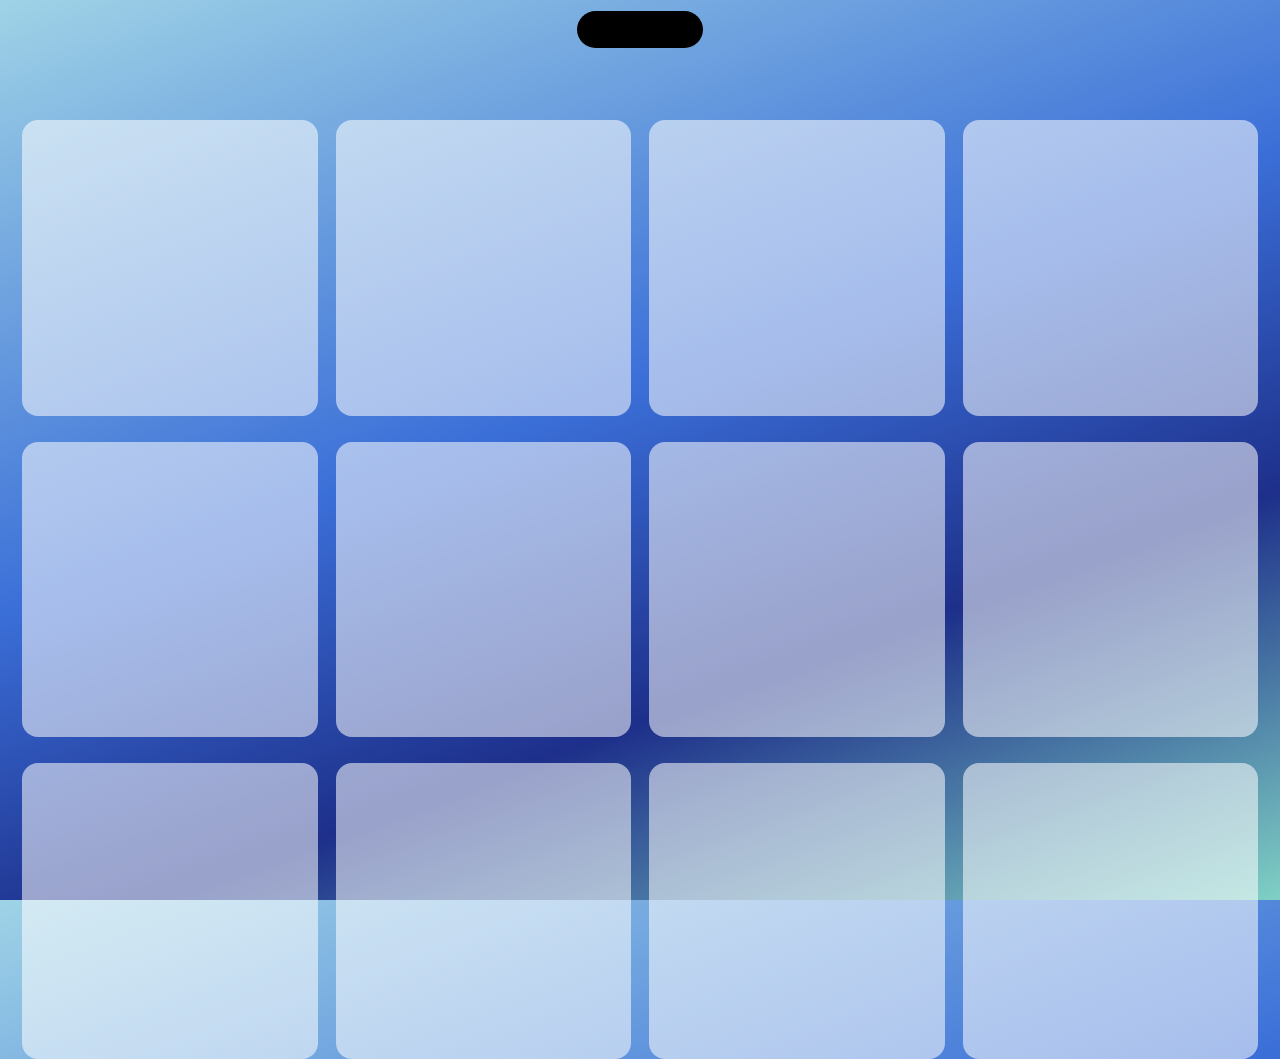
<file: skills/animate/assets/live-surface-lab/index.html>
<!doctype html>
<html><head><meta charset="utf-8"><meta name="viewport" content="width=device-width,initial-scale=1">
<title>Live surface lab</title>
<style>
  :root { --glow: 120 80 200; }
  * { box-sizing: border-box; margin: 0; }
  html, body { height: 100%; }
  body { font: 15px/1.3 -apple-system, "Inter", "Segoe UI", system-ui, sans-serif; color: #fff; overflow: hidden;
    background: linear-gradient(160deg, #9fd3e6 0%, #3b6fd8 45%, #1d2f8a 70%, #7fd0c4 100%); }
  .apps { position: absolute; inset: 120px 22px 0; display: grid; grid-template-columns: repeat(4, 1fr); gap: 26px 18px; }
  .apps i { aspect-ratio: 1; border-radius: 16px; background: rgb(255 255 255 / .55); }
  #island { position: absolute; top: 11px; left: 50%; background: #000; overflow: hidden; touch-action: none;
    will-change: width, height; cursor: pointer; z-index: 5; }
  #island.clip { width: 370px; height: 240px; }
  #glow { position: absolute; inset: -40%; pointer-events: none; opacity: 0; transition: opacity .4s, background .6s;
    background: radial-gradient(closest-side at 30% 40%, rgb(var(--glow) / .55), transparent 70%); filter: blur(24px); }
  .layer { position: absolute; top: 0; left: 50%; transform: translateX(-50%); opacity: 0; pointer-events: none; }
  .layer.on { pointer-events: auto; }
  .flow .layer { width: 100%; }
  .layer > * { will-change: opacity, transform; }
  /* banner */
  .banner { height: 72px; display: flex; align-items: center; gap: 12px; padding: 0 18px 0 14px; }
  .app-ic { width: 44px; height: 44px; border-radius: 12px; background: linear-gradient(135deg,#ff6b81,#f0284a); flex: none; }
  .banner .txt { min-width: 0; flex: 1; }
  .t { font-weight: 600; font-size: 15.5px; }
  .s { color: rgb(255 255 255 / .55); font-size: 13px; }
  .dots { color: #f0284a; letter-spacing: 2px; font-size: 12px; }
  /* panel */
  .panel { height: 240px; padding: 16px 0 0; }
  .ph { display: flex; justify-content: space-between; padding: 0 20px; }
  .car { margin-top: 14px; display: flex; gap: 10px; overflow-x: auto; scroll-snap-type: x mandatory;
    padding: 10px calc(50% - 50px); scrollbar-width: none; }
  .car::-webkit-scrollbar { display: none; }
  .cv { flex: none; width: 100px; height: 100px; border-radius: 50%; scroll-snap-align: center; transform-origin: center; }
  .cap { text-align: center; margin-top: 6px; }
  /* player */
  .player { height: 150px; padding: 18px 20px; }
  .pr { display: flex; gap: 14px; align-items: center; }
  .player .pr > div:last-child { min-width: 0; } .player .t { white-space: nowrap; overflow: hidden; text-overflow: ellipsis; }
  .art { width: 58px; height: 58px; border-radius: 14px; flex: none; }
  .bar { height: 4px; border-radius: 2px; background: rgb(255 255 255 / .2); margin-top: 16px; overflow: hidden; }
  .bar b { display: block; height: 100%; width: 3%; background: #fff; }
  .ctl { display: flex; justify-content: center; gap: 44px; margin-top: 14px; font-size: 22px; }
  [dir=rtl] .ctl { flex-direction: row-reverse; }
</style></head>
<body>
<div class="apps"><i></i><i></i><i></i><i></i><i></i><i></i><i></i><i></i><i></i><i></i><i></i><i></i></div>
<div id="island">
  <div id="glow"></div>
  <div class="layer" data-s="banner" style="--w:370px"><div class="banner">
    <div class="app-ic"></div>
    <div class="txt"><div class="t" id="title">Your music is paused</div><div class="s">Golden Hour · Paused at 1:42</div></div>
    <div class="dots">•••••</div></div></div>
  <div class="layer" data-s="panel"><div class="panel">
    <div class="ph"><span class="t">Jump back in</span><span class="s">7 songs</span></div>
    <div class="car" id="car"></div>
    <div class="cap"><div class="t" id="capT"></div><div class="s" id="capS"></div></div></div></div>
  <div class="layer" data-s="player"><div class="player">
    <div class="pr"><div class="art" id="art"></div><div><div class="t" id="pT"></div><div class="s" id="pS"></div></div></div>
    <div class="bar"><b></b></div>
    <div class="ctl"><span>⏮</span><span>⏸</span><span>⏭</span></div></div></div>
</div>
<script>
const P = Object.fromEntries(new URLSearchParams(location.search));
const ENGINE = P.engine || 'spring';        // ease | spring | clip
const TIMING = P.timing || 'after';          // together | after | stagger
const SPRING = P.spring || 'snappy';         // snappy | soft | bouncy
const DRAG = P.drag || 'follower';           // direct | follower
const RELEASE = P.release || 'pointer';      // threshold | projection | pointer (winner)
const FALL = P.falloff || 'gauss';           // linear | gauss
const GLOW = P.glow !== '0';
const RTL = P.rtl === '1';
const RM = matchMedia('(prefers-reduced-motion: reduce)').matches;
if (RTL) { document.documentElement.dir = 'rtl'; document.documentElement.lang = 'ar'; }

const S = { pill:{w:126,h:37,r:19}, banner:{w:370,h:72,r:36}, panel:{w:370,h:240,r:44}, player:{w:370,h:150,r:40} };
const SP = { snappy:{resp:.35,z:.72}, soft:{resp:.5,z:.88}, bouncy:{resp:.42,z:.55} }[SPRING];
const K = (2*Math.PI/SP.resp)**2, C = 4*Math.PI*SP.z/SP.resp;

const isl = document.getElementById('island');
if (ENGINE === 'clip') isl.classList.add('clip'); else isl.classList.add('flow');
const layers = Object.fromEntries([...document.querySelectorAll('.layer')].map(l => [l.dataset.s, l]));
for (const [k,l] of Object.entries(layers)) l.style.width = (ENGINE === 'clip' || (P.fixw || '1') === '1') ? S[k].w + 'px' : '';

// covers: generated gradients, each with a dominant colour
const songs = [['Golden Hour','Sora Vale',[255,140,60]],['Neon Tides','Lumen Coast',[70,90,255]],['Velvet Static','Kaia Rook',[220,40,90]],
  ['Afterglow','Nova Park',[190,80,240]],['Low Orbit','Mira Sol',[40,200,170]],['Paper Moon','Ines Halden',[230,200,90]],['Driftwood','Oto Lane',[140,110,80]]];
if (RTL) songs[0][0] = 'الساعة الذهبية — نسخة ممتدة طويلة جداً', songs[0][1] = 'سورا فال';
if (P.long === '1') document.getElementById('title').textContent = 'Your music is paused on the kitchen speaker group';
if (RTL) document.getElementById('title').textContent = 'تم إيقاف الموسيقى مؤقتاً';
const car = document.getElementById('car');
songs.forEach(([t,a,c],i) => { const d = document.createElement('div'); d.className='cv'; d.dataset.i=i;
  d.style.background = `radial-gradient(circle at 35% 30%, rgb(${c.map(x=>Math.min(255,x+80))}), rgb(${c}) 45%, rgb(${c.map(x=>x*.3|0)}))`; car.appendChild(d); });
let sel = 0;
function carScale() {
  const mid = car.scrollLeft + car.clientWidth/2; let best = 0, bd = 1e9;
  car.querySelectorAll('.cv').forEach((d,i) => { const c = d.offsetLeft + 50, dist = Math.abs(c - mid)/110;
    const s = FALL === 'gauss' ? .55 + .45*Math.exp(-dist*dist*1.4) : Math.max(.55, 1 - .3*dist);
    d.style.transform = `scale(${s})`; d.style.opacity = FALL === 'gauss' ? .4 + .6*Math.exp(-dist*dist) : Math.max(.4, 1-.3*dist);
    if (Math.abs(c-mid) < bd) { bd = Math.abs(c-mid); best = i; } });
  if (best !== sel) { sel = best; caption(); }
}
function caption() { const [t,a,c] = songs[sel]; capT.textContent = t; capS.textContent = a;
  if (GLOW) document.documentElement.style.setProperty('--glow', c.join(' ')); }
car.addEventListener('scroll', () => requestAnimationFrame(carScale), {passive:true});

// ---------- surface state machine ----------
let state = 'pill', cur = {...S.pill}, vel = {w:0,h:0,r:0}, target = {...S.pill};
let tween = null, from = null, startDims = {...S.pill}, dragging = null, shownLayer = null, fadeIn = null;
const log = []; window.__log = log; window.__mark = m => log.push({t:performance.now(), mark:m});

function go(next, v0) {
  if (next === state && !dragging) return;
  startDims = {...cur}; state = next; target = {...S[next]};
  if (v0 !== undefined) vel.h = v0;
  if (ENGINE === 'ease' || RM) tween = { t0: performance.now(), from: {...cur}, dur: RM ? 1 : 250 };
  hideLayers(next);
  window.__mark('go:' + next);
}
function hideLayers(next) {
  for (const [k,l] of Object.entries(layers)) if (k !== next) { l.classList.remove('on');
    l.animate([{opacity: getComputedStyle(l).opacity},{opacity:0}], {duration: RM?150:110, fill:'forwards', easing:'cubic-bezier(.55,.085,.68,.53)'}); }
  fadeIn = next === 'pill' ? null : { layer: next, started: false };
  if (GLOW) document.getElementById('glow').style.opacity = next === 'player' ? 1 : next === 'panel' ? .5 : 0;
  if (TIMING === 'together' || RM) startFade();
}
function startFade() {
  if (!fadeIn || fadeIn.started) return; fadeIn.started = true;
  const l = layers[fadeIn.layer]; l.classList.add('on');
  const kids = [...l.firstElementChild.children];
  l.animate([{opacity:0},{opacity:1}], {duration:1, fill:'forwards'});
  kids.forEach((k,i) => k.animate(RM ? [{opacity:0},{opacity:1}] : [{opacity:0, transform:'translateY(6px)'},{opacity:1, transform:'none'}],
    {duration: RM?150:260, delay: TIMING === 'stagger' ? i*40 : 0, fill:'both', easing:'cubic-bezier(.22,.61,.36,1)'}));
  if (fadeIn.layer === 'panel') { requestAnimationFrame(carScale); caption(); }
  if (fadeIn.layer === 'player') { const [t,a,c] = songs[sel]; pT.textContent = t; pS.textContent = a; art.style.background = car.children[sel].style.background; }
  window.__mark('fade:' + fadeIn.layer);
}
const ez = t => 1 - Math.pow(1 - t, 3);   // skill's steep ease-out stand-in
let last = performance.now();
function frame(now) {
  const dt = Math.min(.05, (now - last)/1000); last = now;
  if (dragging) {
    const want = dragTarget();
    if (DRAG === 'direct') { vel.h = (want - cur.h)/Math.max(dt,1e-3); cur.h = want; }
    else { const step = (want - cur.h) * (1 - Math.pow(1 - .35, dt*60)); vel.h = step/Math.max(dt,1e-3); cur.h += step; }
    cur.w = S.panel.w; cur.r = 36 + (cur.h - 72)/(240-72)*8;
  } else if (tween) {
    const p = Math.min(1, (now - tween.t0)/tween.dur), e = ez(p);
    for (const k of ['w','h','r']) cur[k] = tween.from[k] + (target[k]-tween.from[k])*e;
    if (p >= 1) tween = null;
  } else {
    // shrink=crit: a shrinking surface settles without bounce, so it never dips under its content
    const shrinking = (P.shrink || 'crit') === 'crit' && target.h < startDims.h, c = shrinking ? 4*Math.PI/SP.resp : C;
    for (const k of ['w','h','r']) { // substepped spring
      let x = cur[k], v = vel[k]; const n = Math.ceil(dt*1000);
      for (let i=0;i<n;i++) { const a = -K*(x-target[k]) - c*v; v += a*dt/n; x += v*dt/n; }
      if (Math.abs(x-target[k]) < .1 && Math.abs(v) < 1) { x = target[k]; v = 0; }
      cur[k] = x; vel[k] = v; }
  }
  // content timing: "after" = once the shape covers 90% of its travel; "stagger" = at 50%
  if (fadeIn && !fadeIn.started) {
    const span = Math.abs(target.h - startDims.h) + Math.abs(target.w - startDims.w) || 1;
    const prog = 1 - (Math.abs(target.h - cur.h) + Math.abs(target.w - cur.w))/span;
    if (prog >= (TIMING === 'stagger' ? .5 : +(P.at || .9)) && !dragging) startFade();
  }
  render(); sample(now);
  requestAnimationFrame(frame);
}
function render() {
  if (ENGINE === 'clip') {
    const W = 370, H = 240, ix = (W - cur.w)/2;
    isl.style.marginLeft = -W/2 + 'px';
    isl.style.clipPath = `inset(0 ${ix}px ${Math.max(0,H - cur.h)}px ${ix}px round ${cur.r}px)`;
    isl.style.height = Math.max(H, cur.h) + 'px';
  } else {
    isl.style.width = cur.w + 'px'; isl.style.height = cur.h + 'px'; isl.style.borderRadius = cur.r + 'px'; isl.style.marginLeft = -cur.w/2 + 'px';
  }
}
const titleEl = document.getElementById('title');
function sample(now) {
  const on = layers[state] ? +getComputedStyle(layers[state]).opacity : 0;
  let contentH = 0; if (layers[state]) contentH = layers[state].firstElementChild.offsetHeight;
  log.push({ t: now, w: cur.w, h: cur.h, r: cur.r, state, on, contentH, titleH: titleEl.offsetHeight, titleW: titleEl.scrollWidth > titleEl.clientWidth, drag: dragging ? Math.abs(dragTarget() - cur.h) : null });
}
// ---------- input ----------
let dragY0 = 0;
function dragTarget() {
  const raw = S.banner.h + (dragging.y - dragY0);       // finger pulls the bottom edge
  const max = S.panel.h, min = S.banner.h * .85;
  if (raw > max) { const ex = raw - max; return max + ex * 40/(40 + ex); }   // rubber band past the end
  if (raw < min) return min - (min - raw)*.2;
  return raw;
}
isl.addEventListener('pointerdown', e => {
  if (state === 'banner') { dragging = { y: e.clientY, moved: false }; dragY0 = e.clientY; try { isl.setPointerCapture(e.pointerId) } catch {} tween = null; window.__mark('drag-start'); }
});
const hist = [];
isl.addEventListener('pointermove', e => { if (dragging) { if (Math.abs(e.clientY - dragY0) > 4) dragging.moved = true; dragging.y = e.clientY;
  hist.push({t: e.timeStamp, y: e.clientY}); while (hist.length && e.timeStamp - hist[0].t > 100) hist.shift(); } });
isl.addEventListener('pointerup', e => {
  if (dragging) {
    const moved = dragging.moved; dragging = null;
    if (!moved) { go('panel'); return; }
    // release=pointer: finger speed over the last 100 ms of real input, not the last frame's delta
    if (RELEASE === 'pointer') { const a = hist[0], b = hist.at(-1);
      const fresh = b && e.timeStamp - b.t < 60;           // finger stopped before lifting = no fling
      vel.h = a && b && b.t > a.t && fresh ? (b.y - a.y)/(b.t - a.t)*1000 : 0; }
    hist.length = 0;
    const proj = RELEASE !== 'threshold' ? cur.h + vel.h * .18 : cur.h;   // where the fling would land
    const mid = (S.banner.h + S.panel.h)/2;
    window.__mark('release v=' + vel.h.toFixed(0));
    if (proj > mid) { state = 'banner'; go('panel', vel.h); } else { state = 'x'; go('banner', vel.h); }
    if (ENGINE !== 'ease') vel.h = vel.h; return;
  }
});
isl.addEventListener('click', e => {
  if (state === 'pill') go('banner');
  else if (state === 'panel' && e.target.classList.contains('cv')) {
    if (+e.target.dataset.i !== sel) { car.scrollTo({ left: e.target.offsetLeft + 50 - car.clientWidth/2, behavior: RM ? 'auto' : 'smooth' }); return; }
    go('player');
  } else if (state === 'player') go('pill');
});
render(); requestAnimationFrame(frame);
window.__go = go;
</script></body></html>
</file>
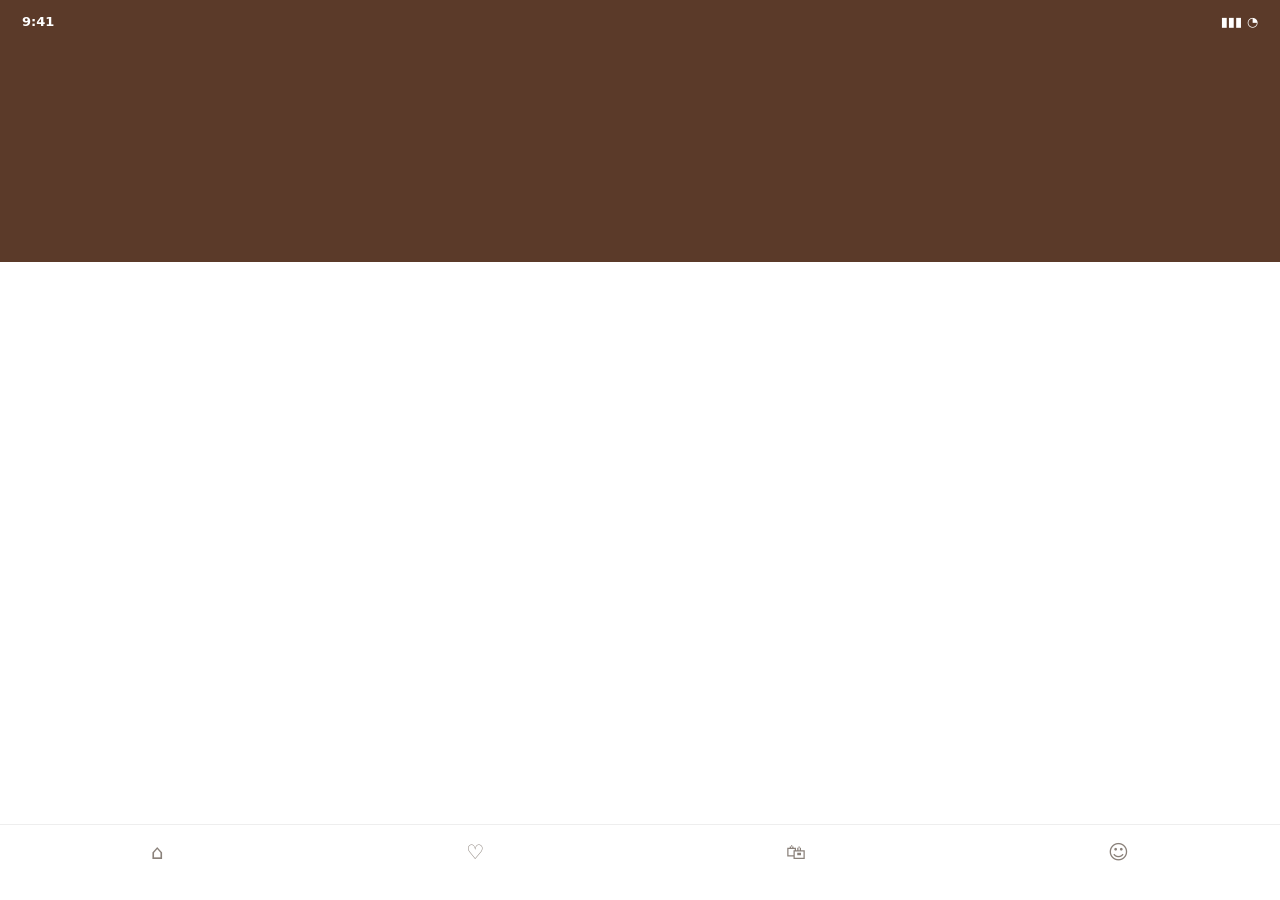
<file: skills/animate/assets/shop-motion-lab/index.html>
<!doctype html>
<html><head><meta charset="utf-8"><meta name="viewport" content="width=device-width,initial-scale=1">
<title>Shop motion lab</title>
<!-- Five moments of a phone shopping flow. ?m=entrance|search|item|cart|pay  &v=<preset> (A = what the animate
     skill produces as written, W = measured winner, default)  &rtl=1  &probe=0 (no per-frame probing, for perf runs).
     Any preset field can be overridden by its own param, e.g. ?m=cart&v=W&count=click. Vanilla JS + WAAPI. -->
<style>
:root{--br:#5b3a29;--br2:#4a2e20;--soft:#f3f0ec;--ink:#1d1a17;--mut:#8a817a;--ok:#22a45d;--err:#c93434}
*{box-sizing:border-box;margin:0;padding:0}
html,body{height:100%;overflow:hidden;background:#fff}
body{font:14px/1.3 system-ui,-apple-system,"Segoe UI",sans-serif;color:var(--ink)}
button{font:inherit;border:0;background:none;color:inherit;cursor:pointer}
.scr{position:absolute;inset:0;background:#fff;display:none;overflow:hidden}
.scr.on{display:block}
.abs{position:absolute}
/* home */
#hHdr{position:absolute;inset:0 0 auto 0;height:262px;background:var(--br);color:#fff}
.stat{position:absolute;top:14px;inset-inline:22px;display:flex;justify-content:space-between;font-weight:600;font-size:13px}
.hrow{position:absolute;top:44px;inset-inline:20px;display:flex;justify-content:space-between;align-items:center;height:32px;opacity:.8}
#hTitle{position:absolute;top:84px;inset-inline-start:20px;width:240px;font-size:28px;line-height:1.1;font-weight:700}
#hTitle .w{display:inline-block;overflow:hidden;vertical-align:top;padding-bottom:2px}
#hTitle .c{display:inline-block}
.field{position:absolute;height:46px;display:flex;align-items:center;gap:10px;padding:0 14px;color:var(--mut)}
.fbg{position:absolute;inset:0;background:#fff;border-radius:23px}
.field>*:not(.fbg){position:relative}
#hField{top:158px;inset-inline:16px}
.mag{font-size:18px;line-height:1}
#hChips{position:absolute;top:218px;inset-inline-start:16px;display:flex;gap:8px}
.chip{height:30px;padding:0 14px;border-radius:15px;background:rgb(255 255 255/.14);display:flex;align-items:center;font-size:12.5px}
.chip.sel{background:#fff;color:var(--br)}
#hBody{position:absolute;top:262px;inset-inline:0;bottom:0}
#hSec{display:flex;justify-content:space-between;padding:14px 16px 10px;font-weight:700}
#hSec span{color:var(--mut);font-weight:500;font-size:12px}
.grid{display:grid;grid-template-columns:1fr 1fr;gap:12px;padding:0 16px}
.card{position:relative;height:200px}
.card .img{height:120px;border-radius:16px;background:var(--soft);display:grid;place-items:center}
.card .img svg{width:120px;height:64px}
.card .txt{padding:8px 4px 0;font-size:12.5px}
.card .txt b{display:block;font-size:10px;color:var(--mut);letter-spacing:.06em}
.card .heart{position:absolute;top:8px;inset-inline-end:10px;color:var(--mut)}
#tabs{position:absolute;bottom:0;inset-inline:0;height:76px;background:#fff;border-top:1px solid #eee;display:flex;justify-content:space-around;padding-top:14px;font-size:20px;color:var(--mut)}
/* search */
#search{background:transparent}
#sBody{position:absolute;inset:104px 0 0 0;background:#fff}
#sTopBg{position:absolute;inset:0 0 auto 0;height:104px;background:var(--br);transform-origin:top}
#sField{top:50px;inset-inline-start:16px;width:288px;height:42px}
#sField .fbg{border-radius:21px}
#q{border:0;outline:0;background:none;font:inherit;color:var(--ink);width:220px}
#cancel{position:absolute;top:50px;height:42px;inset-inline-end:14px;color:#fff;font-weight:600}
#sList{position:absolute;top:118px;inset-inline:0;padding:0 20px}
.lh{font-weight:700;font-size:13px;margin-bottom:6px}
#rows{position:relative}
.row{height:42px;display:flex;align-items:center;gap:12px;border-bottom:1px solid #f1eeea;color:#555;background:#fff}
.row b{color:var(--ink)}
#sRes{position:absolute;top:118px;inset-inline:0}
#kb{position:absolute;bottom:0;inset-inline:0;height:300px;background:#d3d5db;padding:10px 4px;display:grid;grid-template-rows:repeat(4,1fr);gap:10px}
#kb div{display:flex;gap:6px;justify-content:center}
#kb i{width:33px;background:#fff;border-radius:6px;box-shadow:0 1px 0 #999}
/* detail */
#dHbg{position:absolute;inset:0 0 auto 0;height:400px;background:var(--soft)}
#hero{position:absolute;top:120px;inset-inline-start:30px;width:330px;height:176px}
.cb{position:absolute;top:50px;width:40px;height:40px;border-radius:20px;background:#fff;display:grid;place-items:center;font-size:18px;box-shadow:0 1px 4px rgb(0 0 0/.08)}
#dBack{inset-inline-start:16px}#dHeart{inset-inline-end:64px}#dCart{inset-inline-end:16px}
.badge{position:absolute;top:-4px;inset-inline-end:-4px;min-width:18px;height:18px;border-radius:9px;background:#e0452e;color:#fff;font-size:11px;font-weight:700;display:grid;place-items:center;padding:0 4px}
.badge.zero{visibility:hidden}
#dInfo{position:absolute;top:400px;inset-inline:0;padding:20px 20px 0}
#dR1{display:flex;justify-content:space-between;align-items:flex-end}
#dR1 small{color:var(--mut);font-size:10px;letter-spacing:.06em}
#dTitle{font-size:22px}
#dPrice{font-size:18px}
#dRate{margin-top:8px;color:var(--mut);font-size:12.5px}
#dSizeH{margin-top:20px;font-weight:700;font-size:13px}
.sizes{display:flex;gap:8px;margin-top:10px;flex-wrap:wrap}
.sizes span{width:48px;height:40px;border:1px solid #e5e0da;border-radius:10px;display:grid;place-items:center}
.cta{position:absolute;bottom:30px;inset-inline:16px;height:54px;border-radius:16px;background:var(--br);color:#fff;font-weight:700;overflow:hidden}
#addBtn{transition:background-color .24s}
#addBtn.ok{background:var(--ok)}
.rip{position:absolute;width:40px;height:40px;border-radius:50%;background:rgb(255 255 255/.35);pointer-events:none;opacity:0}
.lbl{position:relative}
#flyLayer{position:fixed;inset:0;pointer-events:none;z-index:50}
/* cart page */
.chdr{position:absolute;inset:0 0 auto 0;height:104px;background:var(--br);color:#fff;display:flex;align-items:flex-end;justify-content:center;padding-bottom:22px;font-weight:700;font-size:16px}
.chdr .cb{top:50px;inset-inline-start:16px;color:var(--ink)}
#cItem{position:absolute;top:124px;inset-inline:16px;height:96px;border-radius:16px;background:#faf8f6;display:flex;gap:12px;align-items:center;padding:10px}
#cItem .th{width:76px;height:76px;border-radius:12px;background:var(--soft);display:grid;place-items:center}
#cItem .th svg{width:66px;height:36px}
#cSum{position:absolute;top:240px;inset-inline:20px;display:grid;gap:8px;color:var(--mut)}
#cSum div{display:flex;justify-content:space-between}
#cSum .tot{color:var(--ink);font-weight:700}
/* sheet */
#scrim{position:absolute;inset:0;background:#000;opacity:0;display:none;z-index:20}
#sheet{position:absolute;inset:auto 0 0 0;height:470px;background:#fff;border-radius:22px 22px 0 0;z-index:21;display:none;padding:18px 20px}
#sheet h3{font-size:16px;margin-bottom:12px}
.sr{display:flex;justify-content:space-between;padding:9px 0;border-bottom:1px solid #f1eeea;color:#555}
.sr.tot{color:var(--ink);font-weight:700;border:0}
#proc{position:absolute;bottom:120px;inset-inline:0;text-align:center;color:var(--mut);font-size:12px;opacity:0}
#payBtn{bottom:44px;background:none}
#payBg{position:absolute;top:0;bottom:0;left:50%;width:100%;transform:translateX(-50%);border-radius:16px;background:var(--br);transition:background-color .24s}
#payBg.ok{background:var(--ok)}
#payBtn>*:not(#payBg){position:absolute;inset:0;display:grid;place-items:center}
#spin,#chk,#pulse{opacity:0}
#spin i{width:24px;height:24px;border-radius:50%;border:3px solid rgb(255 255 255/.35);border-top-color:#fff;animation:spin .7s linear infinite}
@keyframes spin{to{transform:rotate(360deg)}}
#pulse i{width:56px;height:56px;border-radius:50%;border:2px solid var(--br);opacity:.5}
#chk svg{width:26px;height:26px}
#chk path{fill:none;stroke:#fff;stroke-width:3;stroke-linecap:round;stroke-linejoin:round;stroke-dasharray:24;stroke-dashoffset:24}
#err{position:absolute;bottom:106px;inset-inline:20px;text-align:center;color:var(--err);font-weight:600;font-size:13px;opacity:0}
#sheet small{position:absolute;bottom:18px;inset-inline:0;text-align:center;color:var(--mut);font-size:11px}
/* success */
#succ{z-index:30;background:#fff}
#wave{position:absolute;inset:0;background:var(--br);clip-path:inset(0 0 284px 0)}
#pill{position:absolute;top:12px;left:50%;margin-left:-70px;width:140px;height:30px;border-radius:15px;background:#111;color:#fff;font-size:12px;font-weight:700;display:grid;place-items:center;z-index:40;opacity:0}
#bigOk{position:absolute;top:130px;left:50%;margin-left:-44px;width:88px;height:88px;border-radius:50%;background:#fff;color:var(--ok);font-size:44px;font-weight:800;display:grid;place-items:center}
#ring{position:absolute;inset:-14px;border-radius:50%;border:2px solid rgb(255 255 255/.6);opacity:0}
#placed{position:absolute;top:240px;inset-inline:0;text-align:center;color:#fff;font-size:24px}
#placedSub{position:absolute;top:276px;inset-inline:0;text-align:center;color:rgb(255 255 255/.7);font-size:12.5px}
#ocard{position:absolute;top:330px;inset-inline:20px;height:150px;border-radius:18px;background:#fff;box-shadow:0 8px 30px rgb(0 0 0/.15);padding:16px}
#ocard .tr{position:relative;height:4px;border-radius:2px;background:#eee;margin:22px 6px 8px}
#stepFill{position:absolute;inset:0;border-radius:2px;background:var(--br);transform-origin:left;transform:scaleX(.5)}
[dir=rtl] #stepFill{transform-origin:right}
#ocard .st{display:flex;justify-content:space-between;font-size:11px;color:var(--mut)}
#trackBtn{bottom:96px}
#contBtn{position:absolute;bottom:52px;inset-inline:0;text-align:center;color:var(--br);font-weight:600}
#conf{position:absolute;inset:0;pointer-events:none;z-index:35}
@media (prefers-reduced-motion:reduce){*{animation-duration:0s!important;transition-duration:0s!important}}
</style></head>
<body>
<div class="scr on" id="home">
  <div id="hHdr" data-p="hHdr">
    <div class="stat"><span>9:41</span><span>▮▮▮ ◔</span></div>
    <div class="hrow" id="hRow"><span id="hHello"></span><span>👜</span></div>
    <h1 id="hTitle" data-p="hTitle"></h1>
    <div class="field" id="hField" data-p="hField"><div class="fbg"></div><span class="mag">⌕</span><span id="hPh" data-p="hPh"></span></div>
    <div id="hChips"></div>
  </div>
  <div id="hBody"><div id="hSec" data-p="hSec"></div><div class="grid" id="grid"></div></div>
  <nav id="tabs"><span>⌂</span><span>♡</span><span>🛍</span><span>☺</span></nav>
</div>
<div class="scr" id="search">
  <div id="sBody" data-p="sBody"></div><div id="sTopBg" data-p="sTopBg"></div>
  <div class="field" id="sField" data-p="sField"><div class="fbg" id="sFbg" data-p="sFbg"></div><span class="mag">⌕</span><input id="q" data-p="sQ" autocomplete="off"></div>
  <button id="cancel" data-p="cancel"></button>
  <div id="sList"><div class="lh" id="sHead" data-p="sHead"></div><div id="rows"></div></div>
  <div id="sRes" class="grid"></div>
  <div id="kb" data-p="kb"></div>
</div>
<div class="scr" id="detail">
  <div id="dHbg" data-p="dHbg"></div>
  <svg id="hero" data-p="shoeH" viewBox="0 0 120 64"></svg>
  <button class="cb" id="dBack" data-p="dBack">‹</button><button class="cb" id="dHeart" data-p="dHeart">♡</button>
  <button class="cb" id="dCart" data-p="dCart">🛒<span class="badge zero" id="badge" data-p="badge">0</span></button>
  <div id="dInfo">
    <div id="dR1" data-p="dR1"><div><small id="dBrand"></small><h2 id="dTitle" data-p="dTitle"></h2></div><b id="dPrice">$150.00</b></div>
    <div id="dRate" data-p="dRate"></div><div id="dSizeH" data-p="dSizeH"></div><div class="sizes" id="dSizes"></div>
  </div>
  <button class="cta" id="addBtn" data-p="addBtn"><span class="rip" id="rip"></span><span class="lbl" id="addLbl"></span></button>
</div>
<div class="scr" id="cartp" data-p="cartp">
  <div class="chdr"><button class="cb" id="cBack">‹</button><span id="cTitle"></span></div>
  <div id="cItem" data-p="cItem"><div class="th"><svg viewBox="0 0 120 64" id="cThumb"></svg></div><div><small style="color:#8a817a;font-size:10px">STRIDE</small><div id="cName" style="font-weight:700"></div><div>$150.00</div></div></div>
  <div id="cSum" data-p="cSum"><div><span id="lSub"></span><span>$150.00</span></div><div><span id="lTax"></span><span>$12.00</span></div><div class="tot"><span id="lTot"></span><span>$162.00</span></div></div>
  <button class="cta" id="checkout" data-p="checkout"></button>
</div>
<div id="scrim" data-p="scrim"></div>
<div id="sheet" data-p="sheet">
  <h3 id="shT"></h3>
  <div class="sr"><span>💳 Visa •••• 4417</span><span>›</span></div><div class="sr"><span id="shShip"></span><span>›</span></div>
  <div class="sr"><span id="shDel"></span><span>›</span></div>
  <div class="sr"><span id="shSub"></span><span>$150.00</span></div><div class="sr"><span id="shTax"></span><span>$12.00</span></div>
  <div class="sr tot"><span id="shTot"></span><span>$162.00</span></div>
  <div id="proc" data-p="proc"></div><div id="err" data-p="err"></div>
  <button class="cta" id="payBtn" data-p="payBtn"><span id="payBg" data-p="payBg"></span><span id="pulse"><i></i></span><span id="payLbl" data-p="payLbl"><span class="lbl" id="payTxt" data-p="payTxt"></span></span><span id="spin" data-p="spin"><i></i></span><span id="chk" data-p="chk"><svg viewBox="0 0 24 24"><path d="M5 12.5l4.5 4.5L19 7.5"/></svg></span></button>
  <small id="shSec"></small>
</div>
<div class="scr" id="succ">
  <div id="wave" data-p="wave"></div>
  <div id="bigOk" data-p="bigOk"><span id="ring"></span>✓</div>
  <h2 id="placed" data-p="placed"></h2><p id="placedSub" data-p="placedSub"></p>
  <div id="ocard" data-p="ocard"><div style="display:flex;gap:12px;align-items:center"><svg viewBox="0 0 120 64" style="width:60px;height:32px" id="oThumb"></svg><div><b id="oArr"></b><div style="color:#8a817a;font-size:11px">Order #A7-4021</div></div></div>
    <div class="tr"><i id="stepFill" data-p="stepFill"></i></div><div class="st" id="oSt"></div></div>
  <button class="cta" id="trackBtn" data-p="trackBtn"></button><button id="contBtn" data-p="contBtn"></button>
  <canvas id="conf" width="390" height="844"></canvas>
</div>
<div id="pill" data-p="pill"></div>
<div id="flyLayer"></div>
<script>
// ---------------------------------------------------------------- params, tokens
const P = Object.fromEntries(new URLSearchParams(location.search));
const M = P.m || 'entrance', RTL = P.rtl === '1', PROBE = P.probe !== '0';
if (RTL) { document.documentElement.dir = 'rtl'; document.documentElement.lang = 'ar' }
const RM = matchMedia('(prefers-reduced-motion: reduce)').matches;
const D = ms => RM ? 0 : ms;                                    // every duration goes through here
const E = { surface: 'cubic-bezier(.16,1,.3,1)', content: 'cubic-bezier(.22,.61,.36,1)', title: 'cubic-bezier(.165,.84,.44,1)',
  exit: 'cubic-bezier(.55,.085,.68,.53)', move: 'cubic-bezier(.645,.045,.355,1)', out: 'cubic-bezier(.23,1,.32,1)',
  inOut: 'cubic-bezier(.77,0,.175,1)', emph: 'cubic-bezier(.3,0,.1,1)', over: 'cubic-bezier(.34,1.56,.64,1)', iosKb: 'cubic-bezier(.2,.8,.2,1)' };
const PRESETS = {
  entrance: { A: { ord: 'index', stg: 80, cdur: 850, img: 140, grid: 120 },
    B: { ord: 'row' }, C: { ord: 'col' }, D: { img: 0 }, E: { img: 300 }, F: { grid: 320 }, G: { cdur: 550 },
    W: { ord: 'row', stg: 80, img: 80, grid: 320 } },   // grid 320 = header first: the user's pick by eye over the faster grid 120
  search: { A: { sx: 'nav', sug: 'stagger', kin: 150, kout: 100, kmove: 200 }, B: { sx: 'flipScale' }, C: { sx: 'flip' },
    D: { sx: 'flip', sug: 'keyed' }, E: { sx: 'flip', sug: 'instant' }, F: { sx: 'flip', sug: 'remount' },
    G: { sx: 'flip', sug: 'keyed', kin: 90, kout: 0, kmove: 160 }, H: { sx: 'flip', sug: 'keyed', kin: 120, kout: 60, kmove: 180 },
    W: { sx: 'flip', sug: 'keyed', kin: 90, kout: 0, kmove: 160 } },
  item: { A: { it: 'container', sd: 550, se: 'move' }, B: { it: 'clip' }, C: { it: 'shared', sd: 450, se: 'surface' },
    D: { it: 'fade' }, E: { it: 'vt' }, F: { it: 'shared', sd: 550, se: 'move' }, G: { it: 'shared', sd: 500, se: 'emph' }, H: { it: 'shared', sd: 450, se: 'surface', rt: 'spring' },
    W: { it: 'shared', sd: 500, se: 'emph', rt: 'spring' } },
  cart: { A: { src: 'btn', path: 'skill', count: 'click', land: 'skill', cp: 'nav' },
    B: { src: 'img' }, C: { src: 'img', path: 'arc' }, D: { src: 'img', path: 'line' }, E: { path: 'none' },
    F: { src: 'img', path: 'arc', count: 'land' }, G: { src: 'img', path: 'arc', count: 'land', land: 'icon' },
    W: { src: 'img', path: 'arc', count: 'land', land: 'icon', cp: 'slide' } },
  pay: { A: { spin: 'now', min: 0, morph: 'swap', cel: 'nav', conf: 0, err: 'idle' },
    B: { min: 600 }, C: { spin: 'delay', min: 600 }, D: { spin: 'delay', min: 600, morph: 'shrinkNaive' },
    E: { spin: 'delay', min: 600, morph: 'shrink' }, F: { spin: 'delay', min: 600, morph: 'shrink', err: 'show' },
    G: { spin: 'delay', min: 600, morph: 'shrink', err: 'show', cel: 'wave', conf: 40 },
    H: { spin: 'delay', min: 600, morph: 'shrink', err: 'show', cel: 'wave', conf: 160 },
    W: { spin: 'delay', min: 600, morph: 'shrink', err: 'show', cel: 'wave', conf: 40 } } };
const VN = P.v || 'W';
const V = { ...PRESETS[M].A, ...PRESETS[M][VN] };
for (const k of Object.keys(V)) if (P[k] != null) V[k] = isNaN(+P[k]) ? P[k] : +P[k];
window.__V = V; window.__sugFor = q => sugFor(q);

const $ = s => document.querySelector(s), $$ = s => [...document.querySelectorAll(s)];
const wait = ms => new Promise(r => setTimeout(r, ms));
const A = (el, kf, o = {}) => el.animate(kf, { duration: D(o.d ?? 300), delay: D(o.delay ?? 0), easing: o.e ?? E.out, fill: o.fill ?? 'backwards' });
const surf = (el, delay = 0, d = 850, y = 26, s = .98) => { A(el, { opacity: [0, 1] }, { d: 250, delay, e: 'ease-out' });
  return A(el, { transform: [`translateY(${y}px) scale(${s})`, 'none'] }, { d, delay, e: E.surface }) };
const content = (el, delay = 0, d = 550, y = 12) => A(el, { opacity: [0, 1], transform: [`translateY(${y}px)`, 'none'] }, { d, delay, e: E.content });
const fadeIn = (el, delay = 0, d = 250) => A(el, { opacity: [0, 1] }, { d, delay, e: 'ease-out' });
const exit = (el, delay = 0, d = 200, y = -8) => A(el, { opacity: 0, transform: `translateY(${y}px)` }, { d, delay, e: E.exit, fill: 'forwards' });
const stop = el => el.getAnimations({ subtree: true }).forEach(a => a.cancel());
const on = (id, v = true) => $(id).classList.toggle('on', v);
const rect = el => el.getBoundingClientRect();
const dirX = RTL ? -1 : 1;

// ---------------------------------------------------------------- content
const T = RTL ? { hello: 'مرحباً سارة', title: 'اعثر على زوجك القادم', ph: 'ابحث عن الأحذية…', chips: ['الكل', 'جري', 'يومي', 'تمرين'], pop: 'الأكثر رواجاً', all: 'عرض الكل',
  names: ['عداء إيرو', 'كلاود جلايد', 'كورت كلاسيك', 'تريل جريب', 'فولت سبرنت', 'ستريت لو'], brand: 'سترايد', cancel: 'إلغاء', recent: 'عمليات البحث الأخيرة', sugg: 'اقتراحات',
  recents: ['حذاء أبيض', 'حذاء جري وردي', 'مدرب صالة'], corpus: ['حذاء جري', 'حذاء تدريب', 'حذاء تنس', 'حذاء مشي', 'حذاء جبلي', 'حقيبة رياضية', 'حزام جري', 'حذاء أطفال'], typed: 'حذاء ت',
  rate: '★★★★★ 4.8 · 1,326 مراجعة', size: 'اختر المقاس', add: 'أضف إلى السلة', added: '✓ أضيفت إلى السلة', cart: 'سلتي', sub: 'المجموع الفرعي', tax: 'الضريبة', tot: 'الإجمالي',
  checkout: 'إتمام الشراء', payment: 'الدفع', ship: 'المنزل · شارع الملك فهد', del: 'سريع · الخميس', pay: '🔒 ادفع ‎$162.00', proc: 'جارٍ معالجة الدفع…', done: 'تم الدفع', sec: 'محمي بتشفير كامل',
  fail: 'رُفض الدفع — جرّب بطاقة أخرى', paid: '✓ تم دفع ‎$162.00', placed: 'تم تأكيد الطلب!', placedSub: 'طلبك في الطريق', arr: 'يصل الخميس', steps: ['تم الطلب', 'تم الشحن', 'تم التسليم'], track: 'تتبع الطلب', cont: 'متابعة التسوق' }
 : { hello: 'Hello, Sam', title: 'Find your next pair', ph: 'Search shoes, styles…', chips: ['All', 'Running', 'Lifestyle', 'Training'], pop: 'Popular picks', all: 'See all',
  names: ['Aero Runner', 'Cloud Glide', 'Court Classic', 'Trail Grip', 'Volt Sprint', 'Street Low'], brand: 'STRIDE', cancel: 'Cancel', recent: 'Recent searches', sugg: 'Suggestions',
  recents: ['white sneakers', 'pink running', 'gym trainers'], corpus: ['trail runners', 'training shoes', 'track spikes', 'travel sneakers', 'trainers white', 'training women', 'tennis court', 'trail waterproof', 'trainers kids', 'trainer socks'], typed: 'train',
  rate: '★★★★★ 4.8 · 1,326 reviews', size: 'Select size (EU)', add: 'Add to Cart', added: '✓ Added to Cart', cart: 'My Cart', sub: 'Subtotal', tax: 'Tax', tot: 'Total',
  checkout: 'Checkout', payment: 'Payment', ship: 'Home · 221 Market St', del: 'Express · Thu, Oct 15', pay: '🔒 Pay $162.00', proc: 'Processing payment…', done: 'Payment complete', sec: 'Secured with end-to-end encryption',
  fail: 'Payment declined — try another card', paid: '✓ Paid $162.00', placed: 'Order placed!', placedSub: 'Your Aero Runner is on its way', arr: 'Arriving Thursday', steps: ['Ordered', 'Shipped', 'Delivered'], track: 'Track order', cont: 'Continue shopping' };
const COL = ['#ff4f8b', '#6aa6ff', '#c9a27a', '#3a3f3a', '#c8f03c', '#7d7d86'];
const shoe = c => `<path d="M6 44C6 30 18 26 30 24L52 12C58 9 64 12 66 18C74 28 92 30 108 34C116 36 118 44 114 50L10 52C7 52 6 48 6 44Z" fill="${c}"/><path d="M8 50H114C114 55 110 58 104 58H14C10 58 8 55 8 50Z" fill="#fff" stroke="#ddd"/><path d="M40 27l12 16M50 21l13 19M61 19l11 17" stroke="#fff" stroke-width="4" stroke-linecap="round"/>`;
const svg = (c, extra = '') => `<svg viewBox="0 0 120 64" ${extra}>${shoe(c)}</svg>`;
$('#hHello').textContent = T.hello; $('#hPh').textContent = T.ph; $('#q').placeholder = T.ph; $('#cancel').textContent = T.cancel;
$('#hSec').innerHTML = `${T.pop}<span>${T.all}</span>`;
$('#hTitle').innerHTML = RTL ? T.title.split(' ').map(w => `<span class="w"><span class="c">${w}</span></span>`).join(' ')       // Arabic: words, never glyphs
  : T.title.split(' ').map(w => `<span class="w">${[...w].map(c => `<span class="c">${c}</span>`).join('')}</span>`).join(' ');
$('#hTitle').setAttribute('aria-label', T.title);
$('#hChips').innerHTML = T.chips.map((c, i) => `<span class="chip${i ? '' : ' sel'}">${c}</span>`).join('');
$('#grid').innerHTML = T.names.map((n, i) => `<div class="card" data-i="${i}" data-p="card${i}"><div class="img" data-p="img${i}">${svg(COL[i], `data-p="shoeC${i}"`)}</div>
  <div class="txt" data-p="txt${i}"><b>${T.brand}</b>${n}<div style="font-weight:700;margin-top:2px">$${[150, 75, 110, 90, 70, 85][i]}</div></div><span class="heart">♡</span></div>`).join('');
$('#kb').innerHTML = [10, 9, 9, 5].map(n => `<div>${'<i></i>'.repeat(n)}</div>`).join('');
$('#dSizes').innerHTML = [40, 41, 42, 43, 44, 45].map((s, i) => `<span data-p="sz${i}">${s}</span>`).join('');
$('#dRate').textContent = T.rate; $('#dSizeH').textContent = T.size; $('#addLbl').textContent = T.add; $('#dBrand').textContent = T.brand;
$('#cTitle').textContent = T.cart; $('#cName').textContent = T.names[0]; $('#cThumb').innerHTML = shoe(COL[0]); $('#oThumb').innerHTML = shoe(COL[0]);
$('#lSub').textContent = T.sub; $('#lTax').textContent = T.tax; $('#lTot').textContent = T.tot; $('#checkout').textContent = T.checkout;
$('#shT').textContent = T.payment; $('#shShip').textContent = T.ship; $('#shDel').textContent = T.del; $('#shSub').textContent = T.sub; $('#shTax').textContent = T.tax; $('#shTot').textContent = T.tot;
$('#payTxt').textContent = T.pay; $('#proc').textContent = T.proc; $('#shSec').textContent = T.sec; $('#err').textContent = T.fail; $('#pill').textContent = T.paid;
$('#placed').textContent = T.placed; $('#placedSub').textContent = T.placedSub; $('#oArr').textContent = T.arr;
$('#oSt').innerHTML = T.steps.map(s => `<span>${s}</span>`).join(''); $('#trackBtn').textContent = T.track; $('#contBtn').textContent = T.cont;
function setDetail(i) { $('#hero').innerHTML = shoe(COL[i]); $('#dTitle').textContent = T.names[i]; $('#dPrice').textContent = `$${[150, 75, 110, 90, 70, 85][i]}.00` }
setDetail(0);

// ---------------------------------------------------------------- per-frame probe
const LOG = []; window.__log = LOG; let REC = false; window.__cls = 0;
window.__mark = m => LOG.push({ t: performance.now(), mark: m });
function eo(el) { let o = 1; for (let e = el; e && e.nodeType === 1; e = e.parentElement) { const cs = getComputedStyle(e);
  if (cs.display === 'none' || cs.visibility === 'hidden') return 0; o *= +cs.opacity; if (o < .005) return 0 } return o }
function frame() {
  if (REC) { const f = { t: performance.now() };
    if (PROBE) { const p = {}; for (const el of document.querySelectorAll('[data-p]')) { if (!el.isConnected) continue; const r = el.getBoundingClientRect();
        if (!r.width && !r.height) continue; let o = eo(el);
        if (o && el.dataset.p.startsWith('shoeC')) { const h = document.elementFromPoint(r.x + r.width / 2, r.y + r.height / 2); if (h && !el.closest('.card').contains(h)) o = 0 }   // occluded by a page on top if (o === 0 && !el.dataset.p.startsWith('shoe')) continue;
        p[el.dataset.p] = [r.x, r.y, r.width, r.height, o].map(n => Math.round(n * 100) / 100) }
      f.p = p; if (window.__extra) Object.assign(f, window.__extra()) }
    LOG.push(f) }
  requestAnimationFrame(frame) }
requestAnimationFrame(frame);
try { new PerformanceObserver(l => { for (const e of l.getEntries()) if (!e.hadRecentInput && REC) window.__cls += e.value }).observe({ type: 'layout-shift', buffered: true }) } catch {}
function tap(x, y) { const el = document.elementFromPoint(x, y); if (!el) return null; const o = { bubbles: true, clientX: x, clientY: y, pointerId: 1, isPrimary: true };
  el.dispatchEvent(new PointerEvent('pointerdown', o)); el.dispatchEvent(new PointerEvent('pointerup', o)); el.dispatchEvent(new MouseEvent('click', o)); return el }
const tapEl = el => { const r = rect(el); return tap(r.x + r.width / 2, r.y + r.height / 2) };
window.__counters = { opens: 0, flights: 0, mounts: 0, unmounts: 0, celebrate: 0 };

// ================================================================ 1. ENTRANCE
function entrance() {
  if (RM) return;                                                        // skill: reduced motion → no entrance at all
  const { ord, stg, cdur, img, grid } = V;
  // header content: title (chars LTR / words RTL), field, chips — chrome (brown header) is already there
  $$('#hTitle .c').forEach((c, i) => A(c, { transform: ['translateY(115%) rotate(6deg)', 'none'] }, { d: 850, delay: i * 22, e: E.title }));
  content($('#hField'), 60); $$('#hChips .chip').forEach((c, i) => content(c, 120 + i * 80, 550, 10));
  content($('#hSec'), grid);
  const cards = $$('.card'), n = cards.length;
  cards.forEach((c, i) => { const row = i >> 1, col = i & 1;
    const rank = ord === 'row' ? row : ord === 'col' ? col * 3 + row : ord === 'diag' ? row + col : i;
    const t = grid + rank * stg;
    surf(c, t, cdur); A(c.querySelector('.img svg'), { opacity: [0, 1], transform: ['scale(.92)', 'none'] }, { d: 550, delay: t + img, e: E.content });
    content(c.querySelector('.txt'), t + img + 50, 550, 8) });
}

// ================================================================ 2. SEARCH
const S = { open: false, anims: [] };
$('#hField').addEventListener('click', () => openSearch());
$('#cancel').addEventListener('click', () => closeSearch());
function openSearch() {
  if (S.open) return; S.open = true; on('#search'); $('#q').value = ''; renderSug('', true);
  const home = [$('#hTitle'), $('#hChips'), $('#hBody'), $('#hRow')];
  const f0 = rect($('#hField')), f1 = rect($('#sField'));
  const kb = A($('#kb'), { transform: ['translateY(100%)', 'none'] }, { d: 380, e: E.iosKb });      // system keyboard, same in every variant
  if (V.sx === 'nav') {                                        // skill navigation rule: old view exits together, new view cascades
    home.concat($('#hField')).forEach(el => exit(el));
    fadeIn($('#sBody'), 0, 1); A($('#sTopBg'), { transform: [`scaleY(${262 / 104})`, 'none'] }, { d: 1, delay: 200 });
    content($('#sField'), 200, 550, 18); content($('#cancel'), 260); rowsEnter(300);
  } else {
    $('#hHdr').style.background = 'transparent';                  // the collapsing search bar now owns the brown; leaving it here showed a brown band through the fading body (contact sheet, 120–260 ms)
    $('#hField').style.opacity = 0;                               // hand-off: the search field IS the home field, travelling
    home.forEach(el => exit(el, 0, 180));
    A($('#sTopBg'), { transform: [`scaleY(${262 / 104})`, 'none'] }, { d: 550, e: E.move });          // header collapses (bg only, no text inside)
    fadeIn($('#sBody'), 60, 220);
    const dx = RTL ? f0.right - f1.right : f0.x - f1.x, dy = f0.y - f1.y;   // align the INLINE-START edge (bg scales from it)
    if (V.sx === 'flipScale')                                     // naive FLIP: whole element scaled → text inside squeezed
      A($('#sField'), { transform: [`translate(${dx}px,${dy}px) scale(${f0.width / f1.width},${f0.height / f1.height})`, 'none'], transformOrigin: ['0 0', '0 0'] }, { d: 550, e: E.move });
    else { A($('#sField'), { transform: [`translate(${dx}px,${dy}px)`, 'none'] }, { d: 550, e: E.move });          // travel the box…
      A($('#sFbg'), { transform: [`scale(${f0.width / f1.width},${f0.height / f1.height})`, 'none'], transformOrigin: [RTL ? '100% 0' : '0 0', RTL ? '100% 0' : '0 0'] }, { d: 550, e: E.move }) } // …only the bg resizes
    content($('#cancel'), 250, 400, 0); rowsEnter(250);
  }
  kb.finished.then(() => $('#q').focus({ preventScroll: true })).catch(() => {});
}
function rowsEnter(t0) { content($('#sHead'), t0); $$('#rows .row').forEach((r, i) => content(r, t0 + 40 + i * 40, 550, 10)) }
function closeSearch() {           // retarget from wherever the open is: capture current transform/opacity, then reverse to home
  const els = ['#sField', '#sFbg', '#sTopBg', '#sBody', '#cancel', '#kb', '#sHead'].map($).concat($$('#rows .row'));
  const home = [$('#hTitle'), $('#hChips'), $('#hBody'), $('#hRow'), $('#hField')];
  const cur = new Map([...els, ...home].map(el => { const cs = getComputedStyle(el); return [el, { t: cs.transform, o: cs.opacity }] }));
  [...els, ...home].forEach(el => el.getAnimations().forEach(a => a.cancel()));
  const f0 = rect($('#hField')), f1 = rect($('#sField'));           // sField rect now = untransformed final
  const back = (el, to, d = 300) => { const c = cur.get(el); return el.animate([{ transform: c.t, opacity: c.o }, to], { duration: D(d), easing: E.out, fill: 'forwards' }) };
  if (V.sx !== 'nav') { const dx = RTL ? f0.right - f1.right : f0.x - f1.x, dy = f0.y - f1.y;   // align the INLINE-START edge (bg scales from it)
    back($('#sField'), { transform: `translate(${dx}px,${dy}px)`, opacity: 1 }, 380);
    back($('#sFbg'), { transform: `scale(${f0.width / f1.width},${f0.height / f1.height})`, opacity: 1 }, 380);
    back($('#sTopBg'), { transform: `scaleY(${262 / 104})`, opacity: 1 }, 380) }
  else [$('#sField'), $('#sTopBg')].forEach(el => back(el, { transform: 'none', opacity: 0 }, 150));
  [$('#sBody'), $('#cancel'), $('#sHead'), ...$$('#rows .row')].forEach(el => back(el, { transform: 'none', opacity: 0 }, 150));
  back($('#kb'), { transform: 'translateY(100%)', opacity: 1 }, 300);
  home.filter(e => e.id !== 'hField').forEach(el => back(el, { transform: 'none', opacity: 1 }, 300));
  setTimeout(() => { $('#hField').style.opacity = ''; $('#hHdr').style.background = ''; home.forEach(stop); on('#search', false); [...els].forEach(stop); S.open = false }, D(390));
}
function sugFor(q) { return q ? T.corpus.filter(s => s.includes(q)).slice(0, 5) : T.recents }
function rowHTML(text, q) { if (!q) return `<span>↺</span><span>${text}</span>`; const i = text.indexOf(q);
  return `<span>⌕</span><span>${text.slice(0, i)}<b>${q}</b>${text.slice(i + q.length)}</span>` }
let KEYSEQ = 0;
$('#q').addEventListener('input', e => { KEYSEQ++; window.__mark('key:' + e.target.value); renderSug(e.target.value) });
function renderSug(q, first) {
  $('#sHead').textContent = q ? T.sugg : T.recent;
  const want = sugFor(q), box = $('#rows'), mode = first ? 'instant' : V.sug;
  const key = t => (q ? 's:' : 'r:') + t + (mode === 'remount' ? '@' + q : '');
  const old = new Map($$('#rows .row:not(.leaving)').map(r => [r.dataset.k, r]));
  const firstR = new Map([...old].map(([k, r]) => [k, r.offsetTop]));
  const keep = new Set(want.map(key));
  for (const [k, r] of old) if (!keep.has(k)) {                       // leavers
    window.__counters.unmounts++;
    if (mode === 'instant' || (mode === 'keyed' && !V.kout)) { r.remove(); continue }
    r.getAnimations().forEach(a => a.cancel());
    Object.assign(r.style, { position: 'absolute', top: firstR.get(k) + 'px', insetInline: 0 }); r.classList.add('leaving'); r.dataset.p = 'gone:' + r.dataset.k;
    const a = mode === 'keyed' ? A(r, { opacity: 0 }, { d: V.kout, e: 'linear', fill: 'forwards' })
      : A(r, { opacity: 0, transform: 'translateY(10px)' }, { d: 320, e: E.out, fill: 'forwards' });
    a.finished.then(() => r.remove()).catch(() => {}) }
  want.forEach((t, i) => { const k = key(t); let r = old.get(k);
    if (!r) { r = document.createElement('div'); r.className = 'row'; r.dataset.k = k; window.__counters.mounts++;
      r.dataset.new = 1 } else delete r.dataset.new;
    r.dataset.p = 'row:' + t; r.innerHTML = rowHTML(t, q); box.appendChild(r) });   // appendChild in order = reorder
  want.forEach((t, i) => { const r = box.querySelector(`.row[data-k="${CSS.escape(key(t))}"]`); if (first) return;
    if (r.dataset.new) {
      if (mode === 'keyed') A(r, { opacity: [0, 1] }, { d: V.kin, e: 'linear' });
      else if (mode !== 'instant') A(r, { opacity: [0, 1], transform: ['translateY(10px)', 'none'] }, { d: 320, delay: i * 45, e: E.out });   // TransitionGroup recipe: --d = i*45ms
    } else if (mode !== 'instant') { const dy = firstR.get(key(t)) - r.offsetTop;
      if (dy) A(r, { transform: [`translateY(${dy}px)`, 'none'] }, { d: mode === 'keyed' ? V.kmove : 320, e: E.out }) } });
}
async function submitSearch() {
  const kb = A($('#kb'), { transform: 'translateY(100%)' }, { d: 250, e: E.exit, fill: 'forwards' });
  [$('#sHead'), ...$$('#rows .row')].forEach(r => exit(r, 0, 180, 0));
  $('#sRes').innerHTML = [1, 0, 3, 5].map((k, i) => `<div class="card" data-p="res${i}"><div class="img">${svg(COL[k])}</div><div class="txt"><b>${T.brand}</b>${T.names[k]}</div></div>`).join('');
  const W = PRESETS.entrance.W;
  $$('#sRes .card').forEach((c, i) => { const rank = W.ord === 'row' ? i >> 1 : i; surf(c, 120 + rank * W.stg, 850, 22) });
}

// ================================================================ 3. ITEM TAP
const IT = { open: false, anims: [], clone: null, i: 0, busy: false };
$('#grid').addEventListener('click', e => { const c = e.target.closest('.card'); if (c) openItem(+c.dataset.i) });
$('#dBack').addEventListener('click', () => closeItem());
const detailParts = () => [$('#dR1'), $('#dRate'), $('#dSizeH'), ...$$('#dSizes span'), $('#addBtn'), $('#dBack'), $('#dHeart'), $('#dCart')];
function detailCascade(t0) {
  content($('#dR1'), t0, 550, 14); content($('#dRate'), t0 + 60, 550, 12); content($('#dSizeH'), t0 + 120, 550, 12);
  $$('#dSizes span').forEach((s, i) => content(s, t0 + 160 + i * 35, 550, 10));
  content($('#addBtn'), t0 + 220, 550, 20);
  [$('#dBack'), $('#dHeart'), $('#dCart')].forEach((b, i) => A(b, { opacity: [0, 1], transform: ['scale(.8)', 'none'] }, { d: 320, delay: t0 + 300 + i * 40, e: E.out }));  // chrome last
}
function cloneShoe(fromEl) { const r = rect(fromEl), c = document.createElement('div');
  c.innerHTML = svg(COL[IT.i], 'data-p="shoeX" style="width:100%;height:100%;display:block"');
  Object.assign(c.style, { position: 'fixed', left: r.x + 'px', top: r.y + 'px', width: r.width + 'px', height: r.height + 'px', transformOrigin: '0 0', zIndex: 60 });
  $('#flyLayer').appendChild(c); return c }
const flipTo = (a, b) => `translate(${b.x - a.x}px,${b.y - a.y}px) scale(${b.width / a.width})`;
function openItem(i) {
  window.__counters.opens++; IT.open = true; IT.i = i; setDetail(i);
  const card = $$('.card')[i], cImg = card.querySelector('svg'), cr = rect(card);
  const det = $('#detail'); stop(det); det.style.cssText = '';
  if (V.it === 'vt' && document.startViewTransition && !RM) {
    cImg.style.viewTransitionName = 'shoe';
    const vt = document.startViewTransition(() => { cImg.style.viewTransitionName = ''; $('#hero').style.viewTransitionName = 'shoe'; on('#detail'); on('#home', false) });
    vt.finished.then(() => { $('#hero').style.viewTransitionName = ''; window.__mark('vt-done') }); return }
  on('#detail'); const hr = rect($('#hero'));
  if (V.it === 'container') {                                         // literal FLIP of the page from the card rect
    det.style.transformOrigin = '0 0';
    IT.anims = [A(det, { transform: [`translate(${cr.x}px,${cr.y}px) scale(${cr.width / 390},${cr.height / 844})`, 'none'] }, { d: V.sd, e: E[V.se] })];
    detailCascade(0); done(V.sd);
  } else if (V.it === 'clip') {                                       // container transform done as a clip unmask + image FLIP
    const ins = `inset(${cr.y}px ${390 - cr.right}px ${844 - cr.bottom}px ${cr.x}px round 16px)`;
    IT.anims = [A(det, { clipPath: [ins, 'inset(0px 0px 0px 0px round 0px)'] }, { d: V.sd, e: E[V.se] }),
      A($('#hero'), { transform: [flipTo(hr, rect(cImg)), 'none'], transformOrigin: ['0 0', '0 0'] }, { d: V.sd, e: E[V.se] })];
    detailCascade(200); done(V.sd);
  } else if (V.it === 'shared') {                                     // the shoe lifts out and becomes the hero; the rest goes to white
    const c = IT.clone = cloneShoe(cImg); cImg.style.visibility = 'hidden'; $('#hero').style.visibility = 'hidden';
    const fly = A(c, { transform: ['none', flipTo(rect(cImg), hr)] }, { d: V.sd, e: E[V.se], fill: 'forwards' });
    IT.anims = [fly]; fadeIn($('#dHbg'), 0, 200);
    IT.trk = []; (function trk() { if (IT.clone !== c) return; const r = rect(c); IT.trk.push([performance.now(), r.x, r.y, r.width]); if (IT.trk.length > 2) IT.trk.shift(); requestAnimationFrame(trk) })();
    A(det, { backgroundColor: ['rgba(255,255,255,0)', '#fff'] }, { d: 200, e: 'ease-out' });
    detailCascade(Math.round(V.sd * .45));
    fly.finished.then(() => { $('#hero').style.visibility = ''; c.remove(); IT.clone = null; done(0) }).catch(() => {});
  } else {                                                            // fade-through
    IT.anims = [exit($('#home'), 0, 200, 0)]; A(det, { opacity: [0, 1] }, { d: 250, delay: 200, e: 'ease-out' });
    surf($('#hero'), 200, 850, 18); detailCascade(260); done(450) }
  function done(ms) { setTimeout(() => { if (IT.open) { on('#home', false); cImg.style.visibility = '' } }, D(ms)) }
}
function closeItem() {
  if (!IT.open) return; IT.open = false; window.__mark('back');
  const card = $$('.card')[IT.i], cImg = card.querySelector('svg'), det = $('#detail');
  on('#home'); stop($('#home')); const cr = rect(card);
  const parts = detailParts(); const cur = parts.map(el => getComputedStyle(el).opacity);
  parts.forEach((el, k) => { el.getAnimations().forEach(a => a.cancel()); A(el, { opacity: [cur[k], 0] }, { d: 150, e: E.exit, fill: 'forwards' }) });
  const fin = ms => { const f = () => { if (!IT.open) { on('#detail', false); stop(det); det.style.cssText = ''; cImg.style.visibility = ''; $('#hero').style.visibility = '' } }; ms ? setTimeout(f, D(ms)) : f() };
  if (V.it === 'shared' || V.it === 'fade' || V.it === 'vt') {
    let c = IT.clone, from;
    if (c) { const r = rect(c); IT.anims.forEach(a => a.cancel()); Object.assign(c.style, { left: r.x + 'px', top: r.y + 'px', width: r.width + 'px', height: r.height + 'px' }) } // retarget from where it is
    else { c = IT.clone = cloneShoe($('#hero')) }
    from = rect(c); $('#hero').style.visibility = 'hidden'; cImg.style.visibility = 'hidden';
    A(det, { backgroundColor: 'rgba(255,255,255,0)' }, { d: 200, e: E.exit, fill: 'forwards' }); A($('#dHbg'), { opacity: 0 }, { d: 200, e: E.exit, fill: 'forwards' });
    let a; const to = rect(cImg);
    if (V.rt === 'spring' && IT.trk?.length === 2 && IT.anims.length) {      // retarget with the CURRENT velocity: critically damped spring, no velocity jump
      const [[t0, x0, y0, w0], [t1, x1, y1, w1]] = IT.trk, dt = (t1 - t0) / 1000 || .016, w = 2 * Math.PI / .42, T = [to.x - from.x, to.y - from.y, to.width / from.width],
        v = [(x1 - x0) / dt, (y1 - y0) / dt, (w1 - w0) / dt / from.width], d0 = [-T[0], -T[1], 1 - T[2]], N = 40, dur = 520;
      const at = (k, t) => T[k] + (d0[k] + (v[k] + w * d0[k]) * t) * Math.exp(-w * t);
      a = A(c, Array.from({ length: N + 1 }, (_, i) => { const t = i / N * dur / 1000; return { transform: `translate(${at(0, t)}px,${at(1, t)}px) scale(${at(2, t)})`, offset: i / N } }), { d: dur, e: 'linear', fill: 'forwards' })
    } else a = A(c, { transform: ['none', flipTo(from, to)] }, { d: 380, e: E.out, fill: 'forwards' });
    a.finished.then(() => { c.remove(); IT.clone = null; cImg.style.visibility = ''; fin(0) }).catch(() => {});
  } else {                                                    // container / clip: run the open animations backwards from where they are
    const running = IT.anims.filter(a => a.playState === 'running');
    if (running.length) running.forEach(a => a.reverse());
    else IT.anims.forEach(a => { a.cancel(); a.effect.updateTiming({ delay: 0, fill: 'both' }); a.reverse() });
    Promise.all(IT.anims.map(a => a.finished)).then(() => fin(0)).catch(() => {}) }   // hide on finish, not on a timer (a timer flashed the full page for one frame)
}

// ================================================================ 4. ADD TO CART
const CT = { count: 0 };
$('#addBtn').addEventListener('click', e => addToCart(e));
$('#dCart').addEventListener('click', () => openCart());
function setBadge(n) { const b = $('#badge'); b.textContent = n; b.classList.toggle('zero', !n); window.__mark('badge:' + n) }
function pop(el) { el.animate([{ transform: 'scale(1)' }, { transform: 'scale(1.35)' }, { transform: 'scale(1)' }], { duration: D(320), easing: E.over }) }  // web.md fly-to-target recipe
function bump(first) { const b = $('#badge');                 // badge pops from current scale (retrigger-safe: implicit from-keyframe)
  if (first) A(b, { transform: ['scale(.3)', 'none'] }, { d: 420, e: E.over });
  else A(b, [{ transform: 'scale(1.3)', offset: .3 }, { transform: 'none' }], { d: 420, e: E.out, fill: 'none' });
  A($('#dCart'), [{ transform: 'scale(.965)', offset: .5 }, { transform: 'none' }], { d: 160, e: E.out, fill: 'none' }) }
function addToCart(e) {
  window.__counters.flights++;
  const btn = $('#addBtn'), icon = $('#dCart'), br = rect(btn);
  const rip = $('#rip').cloneNode(); btn.appendChild(rip); rip.removeAttribute('id');
  const rx = (e.clientX ?? br.x + br.width / 2) - br.x - 20, ry = (e.clientY ?? br.y + br.height / 2) - br.y - 20;
  Object.assign(rip.style, { left: rx + 'px', top: ry + 'px' });
  A(rip, { transform: ['scale(0)', 'scale(12)'], opacity: [1, 0] }, { d: 550, e: E.out, fill: 'forwards' }).finished.then(() => rip.remove());
  if (V.count === 'click') setBadge(++CT.count);
  const landed = () => { window.__mark('land');
    if (V.count === 'land') setBadge(++CT.count);
    if (V.land === 'skill') pop(icon); else bump(CT.count === 1);
    if (V.land !== 'skill') { btn.classList.add('ok'); const l = $('#addLbl'); l.textContent = T.added; A(l, { opacity: [0, 1], transform: ['translateY(6px)', 'none'] }, { d: 240, e: E.out }) } };
  if (V.path === 'none' || RM) { landed(); return }
  // source element
  let src, sr;
  if (V.src === 'btn') { src = btn.cloneNode(true); src.removeAttribute('id'); src.querySelectorAll('[id]').forEach(n => n.removeAttribute('id')); sr = br }
  else { src = document.createElement('div'); src.innerHTML = svg(COL[IT.i]); src.firstChild.style.cssText = 'width:100%;height:100%;display:block';
    const w = 72, h = 38.4; sr = { left: br.x + br.width / 2 - w / 2, top: br.y + br.height / 2 - h / 2, width: w, height: h } }
  src.dataset.p = 'fly' + window.__counters.flights;
  Object.assign(src.style, { position: 'fixed', right: 'auto', bottom: 'auto', left: sr.left + 'px', top: sr.top + 'px', width: sr.width + 'px', height: sr.height + 'px', margin: 0, pointerEvents: 'none', zIndex: 9999 });
  $('#flyLayer').appendChild(src);
  const t = rect(icon), dx = (t.left + t.width / 2) - (sr.left + sr.width / 2), dy = (t.top + t.height / 2) - (sr.top + sr.height / 2);
  let kf, opt;
  if (V.path === 'skill') {                                    // web.md recipe verbatim
    kf = [{ transform: 'translate(0,0) scale(1)', opacity: 1, offset: 0 },
      { transform: `translate(${dx * .5}px, ${dy * .5 - 60}px) scale(0.7)`, opacity: 1, offset: .6 },
      { transform: `translate(${dx}px, ${dy}px) scale(0.25)`, opacity: .4, offset: 1 }];
    opt = { d: 600, e: E.inOut, fill: 'forwards' };
  } else {                                                     // baked path: quadratic arc (control point beside the target) or straight line
    const sEnd = V.land === 'skill' ? .25 : 26 / sr.width, N = 48;
    const sgn = Math.sign(dx) || dirX, cx = V.path === 'arc' ? dx : dx / 2, cy = V.path === 'arc' ? dy * .18 : dy / 2;   // control: above the start, in line with the target
    kf = Array.from({ length: N + 1 }, (_, k) => { const u = k / N, x = 2 * (1 - u) * u * cx + u * u * dx, y = 2 * (1 - u) * u * cy + u * u * dy;
      const s = V.land === 'skill' ? (u < .6 ? 1 - .3 * u / .6 : .7 - .45 * (u - .6) / .4) : (u < .14 ? 1 + .15 * Math.sin(u / .14 * Math.PI / 2) : 1.15 + (sEnd - 1.15) * ((u - .14) / .86) ** 1.4);
      const o = V.land === 'skill' ? (u < .6 ? 1 : 1 - .6 * (u - .6) / .4) : 1;
      return { transform: `translate(${x}px,${y}px) scale(${s})`, opacity: o, offset: u } });
    opt = V.land === 'skill' ? { d: 600, e: E.inOut, fill: 'forwards' } : { d: 680, e: 'cubic-bezier(.45,0,.2,1)', fill: 'forwards' };
  }
  A(src, kf, opt).finished.then(() => { src.remove(); landed() });
}
function openCart() {
  on('#cartp'); const cp = $('#cartp'), det = $('#detail');
  if (V.cp === 'nav') { [...detailParts(), $('#hero'), $('#dHbg')].forEach(el => exit(el)); fadeIn(cp, 200, 1);
    [cp.querySelector('.chdr'), $('#cItem'), $('#cSum'), $('#checkout')].forEach((el, i) => content(el, 200 + i * 60, 550, 18)) }
  else { A(cp, { transform: [`translateX(${100 * dirX}%)`, 'none'] }, { d: 460, e: E.surface });         // push from inline-end, mirrored in RTL
    A(det, { transform: ['none', `translateX(${-30 * dirX}%)`], filter: ['none', 'brightness(.85)'] }, { d: 460, e: E.surface, fill: 'forwards' });
    [$('#cItem'), $('#cSum'), $('#checkout')].forEach((el, i) => content(el, 160 + i * 60, 550, 12)) }
}

// ================================================================ 5. CHECKOUT + SUCCESS
$('#checkout').addEventListener('click', () => openSheet());
$('#payBtn').addEventListener('click', () => pay(+(window.__payLat ?? 900), !!window.__payFail));
function openSheet() {
  const sh = $('#sheet'), sc = $('#scrim'); sh.style.display = 'block'; sc.style.display = 'block'; sc.style.opacity = .45;
  A(sc, { opacity: [0, .45] }, { d: 300, e: 'ease-out' }); A(sh, { transform: ['translateY(100%)', 'none'] }, { d: 520, e: E.surface });
  A($('#cartp'), { transform: ['none', 'scale(.98)'] }, { d: 520, e: E.surface, fill: 'forwards' });                 // overlayRise: base recedes
  $$('#sheet .sr, #payBtn').forEach((el, i) => content(el, 120 + i * 40, 550, 10));
}
const PB = { state: 'idle' };
async function pay(lat, fail) {
  if (PB.state !== 'idle') return; PB.state = 'pending'; window.__mark('pay');
  const lbl = $('#payLbl'), bg = $('#payBg'), sp = $('#spin'), ck = $('#chk'), proc = $('#proc'), err = $('#err');
  A($('#payBtn'), [{ transform: 'scale(.97)', offset: .4 }, { transform: 'none' }], { d: 220, e: E.out, fill: 'none' });
  err.getAnimations().forEach(a => a.cancel()); err.style.opacity = 0;
  let shownAt = null, resolved = false;
  const show = () => { if (resolved && shownAt == null && V.spin === 'delay') return; shownAt = performance.now() + D(V.morph === 'swap' ? 160 : V.morph === 'shrink' ? 300 : 220); window.__mark('spin-show');   // min time counts from when the spinner is actually visible
    if (V.morph === 'swap') { A(lbl, { opacity: 0, transform: 'scale(.8)' }, { d: 160, e: E.out, fill: 'forwards' }); A(sp, { opacity: [0, 1], transform: ['scale(.8)', 'none'] }, { d: 160, delay: 160, e: E.out, fill: 'both' }) }
    else if (V.morph === 'shrinkNaive') { A(lbl, { opacity: 0 }, { d: 160, e: 'linear', fill: 'forwards' }); A(bg, { width: '56px', borderRadius: '28px' }, { d: 300, e: E.move, fill: 'forwards' }); A(sp, { opacity: [0, 1] }, { d: 160, delay: 220, fill: 'both' }) }
    else { A(lbl, { opacity: 0, transform: 'scale(.92)' }, { d: 110, e: E.exit, fill: 'forwards' });           // label leaves BEFORE the box narrows
      A(bg, { width: '56px', borderRadius: '28px' }, { d: 360, delay: 90, e: E.move, fill: 'forwards' });
      A(sp, { opacity: [0, 1], transform: ['scale(.6)', 'none'] }, { d: 260, delay: 300, e: E.out, fill: 'both' });
      fadeIn(proc, 200, 250).effect.updateTiming({ fill: 'both' });
      if (!RM) $('#pulse').animate([{ opacity: .6, transform: 'scale(1)' }, { opacity: 0, transform: 'scale(1.6)' }], { duration: 1100, delay: 400, iterations: Infinity, easing: 'ease-out' }) } };
  if (V.spin === 'now') show(); else setTimeout(show, 300);
  const ok = await new Promise(r => setTimeout(() => r(!fail), lat)); resolved = true; window.__mark('resolved');
  if (shownAt != null) { const left = V.min - (performance.now() - shownAt); if (left > 0) await wait(left) }
  $('#pulse').getAnimations().forEach(a => a.cancel());
  const spinShown = shownAt != null;
  if (ok) { PB.state = 'done'; window.__mark('success');
    if (spinShown) A(sp, { opacity: 0, transform: 'scale(.6)' }, { d: 160, e: E.exit, fill: 'forwards' });
    else A(lbl, { opacity: 0, transform: 'scale(.9)' }, { d: 140, e: E.exit, fill: 'forwards' });
    if (V.morph !== 'swap' && !spinShown) A(bg, { width: '56px', borderRadius: '28px' }, { d: 300, e: E.move, fill: 'forwards' });
    bg.classList.add('ok'); A(ck, { opacity: [0, 1], transform: ['scale(.6)', 'none'] }, { d: 420, delay: 140, e: E.over, fill: 'both' });
    A(ck.querySelector('path'), { strokeDashoffset: [24, 0] }, { d: 320, delay: 180, e: E.out, fill: 'both' });
    if (V.morph !== 'swap') { proc.getAnimations().forEach(a => a.cancel()); proc.textContent = T.done; proc.style.color = 'var(--ok)'; content(proc, 0, 300, 6) }
    setTimeout(celebrate, D(V.cel === 'wave' ? 600 : 700));
  } else { window.__mark('fail');
    if (V.err === 'idle') {                                                // success-morph recipe: catch { state = 'idle' }
      [lbl, sp, bg].forEach(stop); PB.state = 'idle'; return }
    sp.getAnimations().forEach(a => a.cancel()); proc.getAnimations().forEach(a => a.cancel());
    const w = getComputedStyle(bg).width; bg.getAnimations().forEach(a => a.cancel());
    if (spinShown) A(bg, { width: [w, '100%'], borderRadius: ['28px', '16px'] }, { d: 320, e: E.out });          // critically damped: no overshoot back to the button
    lbl.getAnimations().forEach(a => a.cancel()); if (spinShown) A(lbl, { opacity: [0, 1] }, { d: 200, delay: 120 });   // label never left → don't blink it
    err.style.opacity = 1; content(err, 80, 300, 6); A(err, { transform: ['translateX(0)', 'translateX(-8px)', 'translateX(7px)', 'translateX(-5px)', 'translateX(3px)', 'translateX(0)'] }, { d: 420, delay: 380, e: 'ease-out', fill: 'none' });
    PB.state = 'idle' }
}
let CONF = []; window.__extra = () => ({ conf: CONF.length });
function celebrate() {
  window.__counters.celebrate++; window.__mark('celebrate'); const sc = $('#succ'); on('#succ');
  const pill = $('#pill'); pill.style.opacity = 1;
  if (V.cel === 'nav') {                                               // navigation rule: old view exits, success view cascades
    sc.style.opacity = ''; fadeIn(sc, 0, 200); pill.style.opacity = 0;
    A($('#bigOk'), { opacity: [0, 1], transform: ['scale(.86)', 'none'] }, { d: 450, delay: 150, e: E.over });
    [$('#placed'), $('#placedSub')].forEach((el, i) => content(el, 230 + i * 80, 550, 18));
    surf($('#ocard'), 390, 850, 22); A($('#stepFill'), { transform: [RTL ? 'scaleX(0)' : 'scaleX(0)', 'scaleX(.5)'] }, { d: 900, delay: 700, e: E.surface });
    [$('#trackBtn'), $('#contBtn')].forEach((el, i) => content(el, 470 + i * 80, 550, 18)); return }
  A(pill, { opacity: [0, 1], transform: ['translateY(-40px) scale(.8)', 'none'] }, { d: 480, e: E.over });
  const pr = rect($('#payBg')), R = Math.hypot(390, 844);
  // brown fills the WHOLE screen from the button, then recedes to the top as the order card arrives. A wave clipped to the top
  // 560 px left the old sheet visible underneath for ~250–600 ms (contact sheet), whatever the white fade timing.
  A($('#wave'), { clipPath: [`circle(0px at ${pr.x + pr.width / 2}px ${pr.y + pr.height / 2}px)`, `circle(${R}px at ${pr.x + pr.width / 2}px ${pr.y + pr.height / 2}px)`] }, { d: 700, e: E.surface });
  A($('#wave'), { clipPath: ['inset(0px 0px 0px 0px)', 'inset(0px 0px 284px 0px)'] }, { d: 650, delay: 620, e: E.move, fill: 'forwards' });
  A(sc, { backgroundColor: ['rgba(255,255,255,0)', '#fff'] }, { d: 1, delay: 600 });
  A($('#bigOk'), { opacity: [0, 1], transform: ['scale(.5)', 'none'] }, { d: 520, delay: 260, e: E.over });
  A($('#ring'), { opacity: [.8, 0], transform: ['scale(.8)', 'scale(1.9)'] }, { d: 800, delay: 380, e: E.out });
  [$('#placed'), $('#placedSub')].forEach((el, i) => content(el, 420 + i * 70, 550, 14));
  surf($('#ocard'), 560, 850, 40);
  A($('#stepFill'), { transform: ['scaleX(0)', 'scaleX(.5)'] }, { d: 900, delay: 900, e: E.move });
  [$('#trackBtn'), $('#contBtn')].forEach((el, i) => content(el, 1050 + i * 80, 550, 16));
  if (!RM && V.conf) setTimeout(() => confetti(V.conf), 380);
}
function confetti(n) {
  const cv = $('#conf'), g = cv.getContext('2d'), o = rect($('#bigOk')), ox = o.x + o.width / 2, oy = o.y + o.height / 2, t0 = performance.now();
  const cols = ['#ffd166', '#ef476f', '#06d6a0', '#ffffff', '#f4a261'];
  CONF = Array.from({ length: n }, () => { const a = Math.random() * Math.PI * 2, v = 2.5 + Math.random() * 4.5;
    return { x: ox, y: oy, vx: Math.cos(a) * v, vy: Math.sin(a) * v - 2, r: Math.random() * 6, c: cols[Math.random() * 5 | 0], w: 4 + Math.random() * 4 } });
  (function step() { const k = (performance.now() - t0) / 1600; g.clearRect(0, 0, 390, 844);
    if (k >= 1) { CONF = []; return }
    for (const p of CONF) { p.vy += .12; p.vx *= .985; p.x += p.vx; p.y += p.vy; p.r += .1;
      g.save(); g.globalAlpha = 1 - k * k; g.translate(p.x, p.y); g.rotate(p.r); g.fillStyle = p.c; g.fillRect(-p.w / 2, -2, p.w, 4); g.restore() }
    requestAnimationFrame(step) })();
}

// ================================================================ setup per moment + scenarios
if (M === 'entrance') $$('#hHdr>*:not(.stat), #hBody').forEach(el => el.style.visibility = 'hidden');
if (M === 'cart') { on('#home', false); on('#detail'); IT.i = 0 }
if (M === 'pay') { on('#home', false); on('#cartp'); CT.count = 1 }
const SC = {
  // entrance
  load: async () => { $$('#hHdr>*, #hBody').forEach(el => el.style.visibility = ''); entrance(); await wait(2200) },
  // search
  open: async () => { const r = rect($('#hField')); window.__mark(`pre:${RTL ? r.right : r.x},${r.y}`); tapEl($('#hField')); await wait(1100) },
  cancelMid: async () => { tapEl($('#hField')); await wait(160); window.__mark('go'); tapEl($('#cancel')); await wait(800) },
  type: async (gap = 90) => { tapEl($('#hField')); await wait(1100); window.__mark('B'); const q = $('#q');
    for (const ch of [...T.typed]) { q.value += ch; q.dispatchEvent(new Event('input', { bubbles: true })); await wait(gap) } await wait(900) },
  typeFast: async () => SC.type(45),
  typeReal: async () => SC.type(180),
  submit: async () => { await SC.type(90); window.__mark('submit'); submitSearch(); await wait(1500) },
  // item
  tapItem: async () => { await wait(50); tapEl($$('.card')[1]); await wait(1300) },
  backMid: async () => { tapEl($$('.card')[1]); await wait(170); window.__mark('go'); tapEl($('#dBack')); await wait(900) },
  doubleTap: async () => { const r = rect($$('.card')[1]); tap(r.x + r.width / 2, r.y + 60); await wait(70); tap(r.x + r.width / 2, r.y + 60); await wait(1300) },
  back: async () => { tapEl($$('.card')[1]); await wait(1300); window.__mark('go'); tapEl($('#dBack')); await wait(900) },
  // cart
  add: async () => { await wait(50); tapEl($('#addBtn')); await wait(1400) },
  addTwice: async () => { tapEl($('#addBtn')); await wait(150); tapEl($('#addBtn')); await wait(1600) },
  toCart: async () => { tapEl($('#addBtn')); await wait(1300); window.__mark('go'); tapEl($('#dCart')); await wait(1000) },
  // pay
  payFast: async () => { window.__payLat = 80; tapEl($('#checkout')); await wait(800); window.__mark('go'); tapEl($('#payBtn')); await wait(3200) },
  paySlow: async () => { window.__payLat = 1500; tapEl($('#checkout')); await wait(800); window.__mark('go'); tapEl($('#payBtn')); await wait(4400) },
  payFail: async () => { window.__payLat = 900; window.__payFail = 1; tapEl($('#checkout')); await wait(800); window.__mark('go'); tapEl($('#payBtn')); await wait(2200) },
  payFailFast: async () => { window.__payLat = 80; window.__payFail = 1; tapEl($('#checkout')); await wait(800); window.__mark('go'); tapEl($('#payBtn')); await wait(1600) },
};
window.__run = async name => { REC = true; window.__mark('A'); await SC[name](); window.__mark('Z'); REC = false; return window.__counters };
if (M === 'entrance' && !P.hold) { /* entrance waits for __run('load') so recording starts first */ }
</script>
</body></html>
</file>
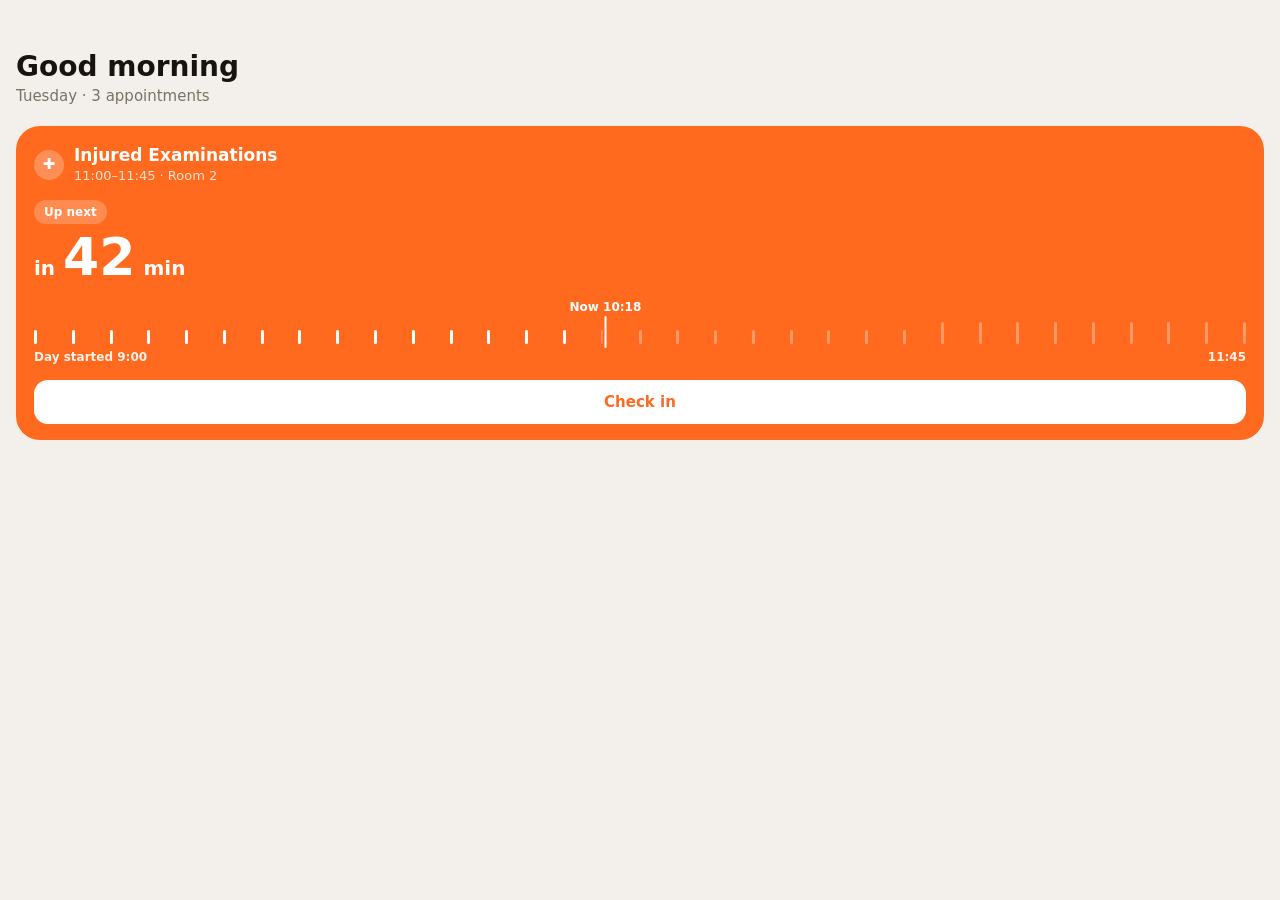
<file: skills/animate/assets/time-until-lab/index.html>
<!doctype html>
<html><head><meta charset="utf-8"><meta name="viewport" content="width=device-width,initial-scale=1">
<title>Time-until lab</title>
<style>
:root{--or:#FF6A1F;--ink:#18130e;--mut:#7a7166;--bg:#F3F0EB;--late:#2E0900}
*{box-sizing:border-box;margin:0}
html,body{height:100%}
body{font:15px/1.3 -apple-system,"Inter","Segoe UI",system-ui,sans-serif;background:var(--bg);color:var(--ink);overflow:hidden}
.tn{font-variant-numeric:tabular-nums}
#cap{position:fixed;bottom:0;inset-inline:0;padding:12px 16px;font:700 15px system-ui;background:#000;color:#fff;text-align:center;z-index:9}
.ph{padding:52px 16px 0;font:800 28px/1.1 system-ui}.ps{padding:4px 16px 0;color:var(--mut)}
/* ---------- time device ---------- */
.tcard{margin:20px 16px 0;background:var(--or);color:#fff;border-radius:24px;padding:18px 18px 16px;position:relative}
.trow{display:flex;gap:10px;align-items:center}
.ic{width:30px;height:30px;border-radius:50%;background:rgb(255 255 255/.25);flex:none;display:grid;place-items:center;font-size:15px}
.tt b{display:block;font-size:17px}.tt small{opacity:.8;font-size:13px}
.chip{display:inline-block;margin-top:14px;padding:3px 10px;border-radius:99px;font:700 12px/18px system-ui;background:rgb(255 255 255/.22)}
.chip.starting{background:#fff;color:var(--or)}.chip.late{background:var(--late);color:#fff}.chip.progress{background:#fff;color:var(--ink)}
.line{display:flex;align-items:baseline;gap:8px;margin-top:4px;min-height:62px}
.line .pre,.line .unit{font:600 20px system-ui}
.big{font:800 52px/1.15 system-ui;display:inline-flex;unicode-bidi:isolate}
.slot{display:inline-block;position:relative;overflow:hidden;height:1.15em;vertical-align:top}
.slot .g{display:block;white-space:pre}
.slot .g.n{position:absolute;inset-inline-start:0;top:0}
.bar{position:relative;margin-top:30px;height:24px}
.ticks{display:flex;justify-content:space-between;align-items:flex-end;height:24px}
.ticks i{width:3px;height:14px;border-radius:2px;background:rgb(255 255 255/.32);position:relative;overflow:hidden;flex:none}
.ticks i.ap{height:22px}
.ticks i b{position:absolute;inset:0;background:#fff;opacity:0;transform-origin:bottom}
.ticks i.ap b{background:#fff}.late .ticks i.ap b{background:var(--late)}
.litlayer{position:absolute;inset:0;pointer-events:none}
.litlayer .ticks i{background:#fff}
.mk{position:absolute;top:-4px;left:0;width:2px;height:32px;margin-left:-1px;background:#fff;border-radius:1px;box-shadow:0 0 0 2px var(--or)}
.bl{display:flex;justify-content:space-between;font:600 12px system-ui;opacity:.9;margin-top:6px;position:relative;height:16px}
#lnow{position:absolute;top:-20px;left:0;white-space:nowrap;font:700 12px system-ui}
.btn{margin-top:14px;width:100%;height:44px;border:0;border-radius:14px;background:#fff;color:var(--or);font:700 15px system-ui}
/* ---------- morph ---------- */
#surf{position:absolute;top:118px;inset-inline-start:16px;overflow:hidden;background:#fff;box-shadow:0 1px 2px rgb(0 0 0/.06),0 8px 24px rgb(0 0 0/.07);cursor:pointer;view-transition-name:surf;transition:background-color .25s}
.layer{position:absolute;top:0;inset-inline-start:0;opacity:0;pointer-events:none}
.layer.on{opacity:1}
#ghost{position:absolute;top:0;inset-inline-start:0;visibility:hidden;pointer-events:none}
#ghost .layer{opacity:1;position:absolute}
.L .card{background:var(--or);color:#fff;border-radius:16px;position:relative}
.L .icon{width:24px;height:24px;border-radius:50%;background:rgb(255 255 255/.28);display:block}
.L .title{font:600 13px/1.25 system-ui;white-space:nowrap;overflow:hidden;text-overflow:ellipsis}
.L .time{font:700 22px/1.15 system-ui}
.L .num{font:800 40px/1.1 system-ui;white-space:nowrap}.L .num .u{font-size:.5em;font-weight:700}.L-pill .num .u,.L-large .num .u{font-size:1em}
.L .row{font:500 13px/18px system-ui;white-space:nowrap;overflow:hidden;text-overflow:ellipsis;color:var(--ink);padding:6px 10px;background:#F5F2EE;border-radius:10px}
.L .hdr{font:700 15px/20px system-ui;color:var(--ink)}
.L-small .card{margin:8px;height:88px;padding:10px}
.L-small .time{margin-top:6px}.L-small .title{margin-top:6px}.L-small .title{width:136px}
.L-small .row{margin:4px 8px 0;width:156px;padding:5px 10px}
.L-pill{display:flex;align-items:center;gap:10px;padding:0 8px}
.L-pill .card{width:28px;height:28px;border-radius:14px;display:grid;place-items:center;flex:none}
.L-pill .icon{width:16px;height:16px}
.L-pill .num{font:700 17px/22px system-ui;color:#fff}
.L-wide{display:flex;gap:10px;padding:8px}
.L-wide .card{width:176px;height:156px;padding:12px;flex:none}
.L-wide .title{margin-top:10px;width:152px;font-size:14px}.L-wide .num{margin-top:22px}
.L-wide .rows{display:flex;flex-direction:column;gap:8px;padding-top:12px;min-width:0}.L-wide .row{width:156px}
.L-large{padding:12px 8px 8px}
.L-large .hrow{display:flex;gap:6px;padding:0 8px 10px;align-items:baseline}
.L-large .num{font:700 15px/20px system-ui;color:var(--ink)}
.L-large .card{height:172px;padding:14px}
.L-large .title{font-size:17px;width:300px;margin-top:10px}
.L-large .tline{display:flex;gap:6px;align-items:baseline;margin-top:4px}
.L-large .time{font:700 15px/20px system-ui}.L-large .room{font:500 14px system-ui;opacity:.85}
.L-large .mbar{position:absolute;inset-inline:14px;bottom:14px}
.L-large .row{margin-top:8px}
.mbar .ticks{height:18px}.mbar .ticks i{height:10px}.mbar .ticks i.ap{height:16px}.mbar .ticks i.on{background:#fff}
#surf.pill{background:#111}
.fl{position:absolute;left:0;top:0;transform-origin:0 0;will-change:transform}
.below{position:absolute;top:478px;inset-inline:16px}
.below .hd{font:700 17px system-ui;margin-bottom:8px}.below .it{background:#fff;border-radius:14px;height:54px;margin-bottom:8px}
/* view transitions (variant E) */
::view-transition-group(*){animation-duration:.42s;animation-timing-function:linear(0,.13 6%,.44 15%,.75 26%,.94 38%,1.03 50%,1.04 60%,1.01 76%,1)}
::view-transition-old(*),::view-transition-new(*){animation-duration:.2s}
@media (prefers-reduced-motion: reduce){*{transition-duration:0s!important;animation-duration:0s!important}::view-transition-group(*),::view-transition-old(*),::view-transition-new(*){animation:none!important}}
</style></head>
<body>
<script>
const P = Object.fromEntries(new URLSearchParams(location.search));
const MODE = P.mode || 'time';
const RTL = P.rtl === '1', RM = matchMedia('(prefers-reduced-motion: reduce)').matches, LITE = P.lite === '1';
if (RTL) { document.documentElement.dir = 'rtl'; document.documentElement.lang = 'ar'; }
const log = []; window.__log = log; window.__mark = m => log.push({ t: performance.now(), mark: m });
if (P.cap) { const m0 = window.__mark; window.__mark = m => { if (m === 'A') { const q = document.createElement('i'); q.style.cssText = 'position:fixed;right:0;bottom:0;width:10px;height:10px;background:#f00;z-index:99'; document.body.appendChild(q); } m0(m); }; }   // video sync dot
const fmt = n => RTL ? new Intl.NumberFormat('ar-EG').format(n) : String(n);
if (P.cap) { const c = document.createElement('div'); c.id = 'cap'; c.textContent = P.cap; document.body.appendChild(c); }
function ticksHTML(N, apFrom, cls = '') { let s = `<div class="ticks ${cls}">`; for (let i = 0; i < N; i++) s += `<i class="${i >= apFrom ? 'ap' : ''}"><b></b></i>`; return s + '</div>'; }
</script>

<!-- =================== TOPIC 1: time-until device =================== -->
<template id="timeT">
  <div class="ph" id="ph">Good morning</div><div class="ps" id="ps">Tuesday · 3 appointments</div>
  <section class="tcard" id="dev">
    <div class="trow"><span class="ic">✚</span><div class="tt"><b id="ttl">Injured Examinations</b><small id="tsub">11:00–11:45 · Room 2</small></div></div>
    <span class="chip" id="chip">Up next</span>
    <div class="line" id="line"><span class="pre" id="pre"></span><span class="big tn" id="num"></span><span class="unit" id="unit"></span></div>
    <div class="bar" id="bar"><span id="lnow">Now</span><div id="tk"></div><div class="mk" id="mk"></div></div>
    <div class="bl"><span id="l0">Day started 9:00</span><span id="ls">11:45</span></div>
    <button class="btn" id="chk">Check in</button>
  </section>
</template>
<script>
if (MODE === 'time') {
document.body.appendChild(document.getElementById('timeT').content.cloneNode(true));
const NUM = P.num || 'roll';          // roll | rollall | fade | tween | instant
const ENTER = P.enter || 'fade';      // fade (final value, rise) | count (count-up from 0, today's KeyFigure rule)
const BAR = P.bar || 'clip';          // clip (edge reveal) | stagger | scalex | instant
const MARK = P.marker || 'ride';      // ride (marker travels with the fill) | fixed (at its final place at once)
const LIVE = P.live || 'step';        // step (a tick lights when its span has passed) | smooth (current tick fills)
const LABELS = P.labels || 'truth';   // truth | naive
const ISO = P.iso !== '0';
const ROLL = +(P.roll || 200);
const N = +(P.ticks || 33);
const D = 9 * 60, S0 = 11 * 60, E0 = 11 * 60 + 45;           // minutes of day
const pitchMin = (E0 - D) / N, apFrom = Math.round((S0 - D) / pitchMin);
const $ = id => document.getElementById(id);
const numEl = $('num'); if (!ISO) { numEl.style.unicodeBidi = 'normal'; } else numEl.dir = 'ltr';
$('tk').innerHTML = ticksHTML(N, apFrom);
const ticks = [...$('tk').querySelectorAll('i')], lits = ticks.map(t => t.firstChild);
if (RTL) { $('ttl').textContent = 'فحوصات الإصابات'; $('tsub').textContent = '١١:٠٠–١١:٤٥ · غرفة ٢'; $('l0').textContent = 'بدأ اليوم ٩:٠٠'; $('ls').textContent = '١١:٤٥'; $('chk').textContent = 'تسجيل الحضور'; $('ph').textContent = 'صباح الخير'; $('ps').textContent = 'الثلاثاء · ٣ مواعيد'; }

// ---- fake clock (minutes of day, float). rate = clock-minutes per real second
const clk = { base: P.at ? +P.at : 10 * 60 + 18, t0: performance.now(), rate: +(P.rate || 0) };
const now = () => clk.base + (performance.now() - clk.t0) / 1000 * clk.rate;
window.__clock = (m, rate = 0) => { clk.base = m; clk.t0 = performance.now(); clk.rate = rate; };
let checked = false; window.__checkin = v => { checked = v ?? true; };
$('chk').onclick = () => { checked = true; };

// ---- labels
const AR = { in: 'بعد', left: 'متبقٍ', late: 'متأخر', now: 'الآن', chip: { up: 'التالي', starting: 'يبدأ الآن', progress: 'جارٍ الآن', late: 'متأخر', ended: 'انتهى', missed: 'لم يتم الحضور' } };
const arMin = n => { const r = new Intl.PluralRules('ar').select(n); return { one: 'دقيقة', two: 'دقيقتان', few: 'دقائق' }[r] || 'دقيقة'; };
function model(t) {
  const u = S0 - t; let st, n = null;
  if (LABELS === 'naive') {
    if (t < S0) { st = 'up'; n = Math.round(u); }
    else if (checked && t < E0) { st = 'progress'; n = Math.round(E0 - t); }
    else if (t < E0) { st = 'late'; n = Math.round(t - S0); }
    else st = checked ? 'ended' : 'missed';
  } else {
    if (u > 1) { st = 'up'; n = Math.ceil(u); }                       // never "in 0 min": ceil, then a word
    else if (!checked && u > -1) st = 'starting';                     // 1 min either side of the start = "Now"
    else if (checked && t < S0) st = 'starting';
    else if (checked && t < E0) { st = 'progress'; n = Math.ceil(E0 - t); }
    else if (!checked && t < E0) { st = 'late'; n = Math.floor(-u); } // only whole minutes passed: never "late by 0"
    else st = checked ? 'ended' : 'missed';
  }
  return { st, n };
}
function parts(m) {
  const en = !RTL, N_ = m.n == null ? null : fmt(m.n);
  switch (m.st) {
    case 'up': return { pre: en ? 'in' : AR.in, num: N_, unit: en ? 'min' : arMin(m.n) };
    case 'progress': return { pre: '', num: N_, unit: en ? 'min left' : arMin(m.n) + ' ' + AR.left };
    case 'late': return { pre: en ? 'Late by' : AR.late, num: N_, unit: en ? 'min' : arMin(m.n) };
    case 'starting': return { pre: '', num: en ? 'Now' : AR.now, unit: '' };
    case 'ended': return { pre: '', num: en ? 'Ended' : 'انتهى', unit: '' };
    case 'missed': return { pre: '', num: en ? 'Missed' : 'فات', unit: '' };
  }
}
const CHIP = { up: 'Up next', starting: 'Starting now', progress: 'In progress', late: 'Late', ended: 'Done', missed: 'Not checked in' };

// ---- the number: per-slot glyphs, roll only the slots that changed
let cur = '', curVal = null, pend = [], tw = null;
const slotHTML = c => `<span class="slot"><span class="g" data-c="${c}">${c}</span></span>`;
const isNum = s => /^[0-9٠-٩]+$/.test(s);
function finishPending() { for (const f of pend.splice(0)) f(); }
function setNum(str, val, enter) {
  const old = cur; if (str === old) return; cur = str; numEl.dataset.val = str;
  finishPending(); if (tw) { tw = null; }
  const prevVal = curVal; curVal = val;
  if (!old || NUM === 'instant' || RM) { numEl.innerHTML = [...str].map(slotHTML).join(''); return; }
  if (NUM === 'tween' && isNum(old) && isNum(str)) {   // today's "a data change tweens the marks" applied to the number
    tw = { from: prevVal, to: val, t0: performance.now(), dur: 800 }; return;
  }
  const whole = !(isNum(old) && isNum(str)) || NUM === 'rollall';
  const dir = val != null && prevVal != null ? Math.sign(val - prevVal) || 1 : 1; // up = new from below; countdown = new from above
  const L = Math.max(old.length, str.length);
  const o = whole ? [old] : [...old.padStart(L, ' ')], n = whole ? [str] : [...str.padStart(L, ' ')];
  numEl.innerHTML = o.map(slotHTML).join('');
  const slots = [...numEl.children];
  slots.forEach((sl, i) => {
    if (o[i] === n[i]) return;                          // unchanged digit never moves
    const og = sl.firstChild, ng = document.createElement('span');
    ng.className = 'g n'; ng.dataset.c = n[i]; ng.textContent = n[i]; sl.appendChild(ng);
    const w0 = og.getBoundingClientRect().width, w1 = n[i] === ' ' ? 0 : ng.getBoundingClientRect().width;
    if (o[i] === ' ') { og.textContent = ''; }
    const ease = 'cubic-bezier(.2,.8,.2,1)', dur = ROLL;
    const anims = [];
    if (NUM === 'fade') {
      anims.push(og.animate([{ opacity: 1 }, { opacity: 0 }], { duration: dur, easing: 'linear', fill: 'forwards' }));
      anims.push(ng.animate([{ opacity: 0 }, { opacity: 1 }], { duration: dur, easing: 'linear', fill: 'forwards' }));
    } else {
      anims.push(og.animate([{ transform: 'translateY(0)' }, { transform: `translateY(${-dir * 100}%)` }], { duration: dur, easing: ease, fill: 'forwards' }));
      anims.push(ng.animate([{ transform: `translateY(${dir * 100}%)` }, { transform: 'translateY(0)' }], { duration: dur, easing: ease, fill: 'forwards' }));
    }
    if (Math.abs(w1 - w0) > .5) anims.push(sl.animate([{ width: w0 + 'px' }, { width: w1 + 'px' }], { duration: dur, easing: ease, fill: 'forwards' }));
    const done = () => { anims.forEach(a => a.cancel()); og.remove(); ng.classList.remove('n'); if (n[i] === ' ') sl.remove(); };
    pend.push(done);
    Promise.all(anims.map(a => a.finished)).then(() => { const k = pend.indexOf(done); if (k >= 0) { pend.splice(k, 1); done(); } }).catch(() => {});
  });
}
function countUp(val, dur) { tw = { from: 0, to: val, t0: performance.now(), dur, ease: t => 1 - Math.pow(1 - t, 3) }; }

// ---- bar
const barEl = $('bar'), mk = $('mk'), lnow = $('lnow');
let entering = null, layer = null, litShown = -1;
function frac(t) { return Math.max(0, Math.min(1, (t - D) / (E0 - D))); }
function barW() { return barEl.clientWidth; }
function xAt(f) { const W = barW(); const p = (W - 3) * f; return RTL ? W - p : p; }   // fill-units → physical px
function applyTicks(t, animateNew) {
  const f = frac(t) * N, full = Math.floor(f), part = f - full;
  const late = !checked && t >= S0 + 1;
  $('dev').classList.toggle('late', late);
  ticks.forEach((tk, i) => {
    const b = lits[i];
    const on = i < full ? 1 : (LIVE === 'smooth' && i === full ? part : 0);
    if (i < full && i >= litShown && litShown >= 0 && full - litShown === 1 && animateNew && !RM) tk.animate([{ transform: 'scaleY(1.45)' }, { transform: 'none' }], { duration: 320, easing: 'cubic-bezier(.2,.8,.2,1)' }); // lit at once (no lag behind the marker), the pulse says "a minute passed"
    b.style.opacity = on ? 1 : 0; b.style.transform = LIVE === 'smooth' && i === full ? `scaleY(${part})` : '';
  });
  litShown = full;
}
function placeMarker(t) { if (entering && MARK === 'ride') return; const x = xAt(frac(t)); mk.style.transform = `translateX(${x}px)`; placeNow(x, t); }
function placeNow(x, t) {
  const W = barW(), w = lnow.offsetWidth; let l = x - w / 2; l = Math.max(0, Math.min(W - w, l)); lnow.style.left = l + 'px';
  const h = Math.floor(t / 60), m = Math.floor(t % 60);
  lnow.textContent = RTL ? `الآن ${fmt(h)}:${fmt(m).padStart(2, RTL ? '٠' : '0')}` : `Now ${h}:${String(m).padStart(2, '0')}`;
}
window.__enter = () => {          // replay the device's entrance
  window.__mark('enter'); finishPending();
  const t = now(), f = frac(t), lit = Math.floor(f * N);
  const p = parts(model(t)); cur = ''; numEl.innerHTML = '';
  $('pre').textContent = p.pre; $('unit').textContent = p.unit;
  if (ENTER === 'count' && p.num && isNum(p.num) && !RM) { cur = p.num; numEl.dataset.val = p.num; curVal = model(t).n; numEl.innerHTML = [...fmt(0)].map(slotHTML).join(''); countUp(curVal, 1200); }
  else { setNum(p.num, model(t).n); if (!RM) numEl.animate([{ opacity: 0, transform: 'translateY(8px)' }, { opacity: 1, transform: 'none' }], { duration: 260, easing: 'cubic-bezier(.22,.61,.36,1)' }); }
  lits.forEach(b => { b.getAnimations().forEach(a => a.cancel()); b.style.opacity = 0; b.style.transform = ''; });
  layer?.remove(); layer = null; litShown = -1;
  const done = () => { entering = null; layer?.remove(); layer = null; applyTicks(now(), false); placeMarker(now()); window.__mark('entered'); };
  if (BAR === 'instant' || RM) { done(); return; }
  const ease = 'cubic-bezier(.16,1,.3,1)'; // enter-surface stand-in
  let dur;
  entering = { t0: performance.now(), f };
  if (BAR === 'stagger') {
    const step = Math.min(35, 520 / Math.max(1, lit)); dur = lit * step + 220;
    lits.slice(0, lit).forEach((b, i) => { b.style.opacity = 1; b.animate([{ opacity: 0, transform: 'scaleY(.2)' }, { opacity: 1, transform: 'none' }], { duration: 220, delay: i * step, easing: 'ease-out', fill: 'backwards' }); });
    entering.mk = [{ at: 0, f: 0 }, { at: dur - 220, f: lit / N }];
  } else {
    dur = 800;
    layer = document.createElement('div'); layer.className = 'litlayer'; layer.innerHTML = ticksHTML(N, apFrom);
    [...layer.querySelectorAll('i')].forEach((t, i) => { if (i >= lit) t.style.visibility = 'hidden'; });
    barEl.insertBefore(layer, mk);
    const W = barW(), edge = (xAt(lit / N) - (RTL ? 0 : 0));
    if (BAR === 'clip') {
      const rest = Math.max(0, W - f * W);   // reveal ends exactly at "now", not at the bar's end
      const from = RTL ? `inset(0 0 0 ${W}px)` : `inset(0 ${W}px 0 0)`, to = RTL ? `inset(0 0 0 ${rest}px)` : `inset(0 ${rest}px 0 0)`;
      layer.animate([{ clipPath: from }, { clipPath: to }], { duration: dur, easing: ease, fill: 'forwards' });
    } else {
      layer.style.transformOrigin = RTL ? 'right' : 'left';
      layer.animate([{ transform: 'scaleX(0)' }, { transform: 'scaleX(1)' }], { duration: dur, easing: ease, fill: 'forwards' });
    }
    entering.layerAnim = layer.getAnimations()[0];
  }
  if (MARK === 'ride') {
    const x1 = xAt(f), x0 = xAt(0);
    const a = BAR === 'stagger'
      ? mk.animate([{ transform: `translateX(${x0}px)` }, { transform: `translateX(${x1}px)` }], { duration: dur - 220, delay: 70, easing: 'linear', fill: 'both' })
      : mk.animate([{ transform: `translateX(${x0}px)` }, { transform: `translateX(${x1}px)` }], { duration: dur, easing: ease, fill: 'forwards' });
    mk.style.transform = `translateX(${x1}px)`; placeNow(x1, t);
    lnow.animate([{ opacity: 0 }, { opacity: 0, offset: .7 }, { opacity: 1 }], { duration: dur });
    a.finished.then(() => a.cancel());
  } else placeMarker(t);
  setTimeout(done, dur + 20);
};

// ---- per frame: clock → model → render; then sample what the eye sees
let lastM = '';
function frame() {
  const t = now(), m = model(t), p = parts(m), key = JSON.stringify(p) + checked;
  if (key !== lastM) {
    const first = !lastM; lastM = key;
    $('pre').textContent = p.pre; $('unit').textContent = p.unit;
    $('chip').textContent = RTL ? AR.chip[m.st] : CHIP[m.st]; $('chip').className = 'chip ' + m.st;
    if (!first) { window.__mark('change:' + p.num); setNum(p.num, m.n); }
    $('chk').style.display = checked || m.st === 'ended' || m.st === 'missed' ? 'none' : '';
  }
  if (tw) {
    const k = Math.min(1, (performance.now() - tw.t0) / tw.dur), e = tw.ease ? tw.ease(k) : (k < .5 ? 4 * k * k * k : 1 - Math.pow(-2 * k + 2, 3) / 2);
    const v = Math.round(tw.from + (tw.to - tw.from) * e), s = fmt(v);
    if (numEl.textContent !== s) numEl.innerHTML = [...s].map(slotHTML).join('');
    if (k >= 1) tw = null;
  }
  if (!entering) { const f = Math.floor(frac(t) * N); applyTicks(t, f !== litShown); placeMarker(t); }
  sample(t, p);
  requestAnimationFrame(frame);
}
function sample(t, p) {
  const e = { t: performance.now(), now: t, chk: checked, want: p.num, line: [p.pre, p.num, p.unit].filter(Boolean).join(' ') };
  if (LITE) { log.push({ t: e.t }); return; }
  // what the eye reads in the number: per slot the glyph that is ≥50% visible
  let read = '', sup = 0, ill = 0, mvc = 0; const xs = [];
  for (const sl of numEl.children) {
    const sr = sl.getBoundingClientRect(); const gs = [...sl.children].map(g => { const r = g.getBoundingClientRect();
      const vis = Math.max(0, Math.min(r.bottom, sr.bottom) - Math.max(r.top, sr.top)) / (r.height || 1) * +getComputedStyle(g).opacity; return { c: g.dataset.c, vis, r }; });
    if (sr.width < 1) continue;
    const best = gs.reduce((a, b) => b.vis > a.vis ? b : a, { vis: 0 });
    if (best.vis >= .5) { read += best.c; xs.push({ c: best.c, x: best.r.left }); }
    if (best.vis < .7) ill = 1;
    for (const g of gs) if (Math.abs(g.r.top - sr.top) > 1 && g.vis > .02) mvc = Math.max(mvc, mvc + 0, (g.c || '').trim().length);
    const two = gs.filter(g => g.vis > .25); if (two.length > 1 && Math.abs(two[0].r.top - two[1].r.top) < two[0].r.height * .5) sup = 1;
  }
  const visual = xs.sort((a, b) => a.x - b.x).map(x => x.c).join('');
  e.read = read.trim(); e.vis = visual.trim(); e.sup = sup; e.ill = ill; e.mvc = mvc; e.ux = $('unit').getBoundingClientRect().left;
  // the bar: fill frontier (in fill px from the start edge) vs the marker
  const br = barEl.getBoundingClientRect(), W = br.width, toFill = x => RTL ? br.right - x : x - br.left;
  let fr = 0;
  if (layer) {
    const a = entering?.layerAnim, k = a ? (a.effect.getComputedTiming().progress ?? 1) : 1;
    const ef = a ? +getComputedStyle(layer).clipPath.match(/[\d.]+px/g)?.map(parseFloat).reduce((m, v) => Math.max(m, v), 0) : 0;
    const lr = layer.getBoundingClientRect();
    if (BAR === 'clip') fr = Math.min(W - (ef || 0), entering.f * W); else fr = entering.f * W * (lr.width / W);
    e.tickSX = BAR === 'scalex' ? +(lr.width / W).toFixed(3) : 1;
  } else {
    ticks.forEach((tk, i) => { const o = +getComputedStyle(lits[i]).opacity; const sy = new DOMMatrix(getComputedStyle(lits[i]).transform).d;
      if (o * sy > .5) { const r = tk.getBoundingClientRect(); fr = Math.max(fr, RTL ? br.right - r.left : r.right - br.left); } });
  }
  const mr = mk.getBoundingClientRect(); e.mk = toFill(mr.left + mr.width / 2); e.fr = fr; e.pitch = W / N;
  e.first = RTL ? ticks[0].getBoundingClientRect().left > ticks[N - 1].getBoundingClientRect().left : ticks[0].getBoundingClientRect().left < ticks[N - 1].getBoundingClientRect().left;
  e.lit = ticks.filter((tk, i) => +getComputedStyle(lits[i]).opacity > .5).length;
  log.push(e);
}
window.__enter(); requestAnimationFrame(frame);
}
</script>

<!-- =================== TOPIC 2: one object across sizes =================== -->
<script>
if (MODE === 'morph') {
const V = P.v || 'C';              // A liveSurface as written | B FLIP + font-size | C FLIP + uniform scale | D crossfade | E View Transitions
const IN_AT = +(P.inAt ?? (V === 'A' ? .9 : .55));
const FLAT = V === 'B' || V === 'C';
const T = RTL ? { title: 'فحوصات الإصابات', time: '١١:٠٠', room: '– ١١:٤٥ · غرفة ٢', n: '٤٢', u: 'دقيقة', hdr: 'التالي · بعد', r1: '١٢:٣٠  مكالمة متابعة', r2: '١٤:٠٠  مراجعة الفريق', r3: '١٥:١٥  فحص المستلزمات', h: 'اليوم', later: 'لاحقاً اليوم' }
  : { title: 'Injured Examinations', time: '11:00', room: '– 11:45 · Room 2', n: '42', u: 'min', hdr: 'Up next · in', r1: '12:30  Follow-up call', r2: '14:00  Team review', r3: '15:15  Supply check', h: 'Today', later: 'Later today' };
const SZ = { small: { w: 172, h: 172, r: 24 }, pill: { w: 172, h: 44, r: 22 }, wide: { w: 358, h: 172, r: 24 }, large: { w: 358, h: 352, r: 26 } };
const iso = s => `<bdi>${s}</bdi>`;
T.num = `<bdi dir="ltr">${T.n}</bdi><span class="u"> ${T.u}</span>`;   // big digits, small unit: the Arabic unit is long
const M = {
  small: (P.order || 'keep') === 'keep'   // keep: title above time in every size, so they never cross mid-flight
    ? `<div class="card" data-k="card"><span class="icon" data-k="icon"></span><div class="title" data-k="title">${T.title}</div><div class="time" data-k="time">${iso(T.time)}</div></div>
          <div class="row" data-k="r1">${T.r1}</div><div class="row" data-k="r2">${T.r2}</div>`
    : `<div class="card" data-k="card"><span class="icon" data-k="icon"></span><div class="time" data-k="time">${iso(T.time)}</div><div class="title" data-k="title">${T.title}</div></div>
          <div class="row" data-k="r1">${T.r1}</div><div class="row" data-k="r2">${T.r2}</div>`,
  pill: `<div class="card" data-k="card"><span class="icon" data-k="icon"></span></div><div class="num" data-k="num">${T.num}</div>`,
  wide: `<div class="card" data-k="card"><span class="icon" data-k="icon"></span><div class="title" data-k="title">${T.title}</div><div class="num" data-k="num">${T.num}</div></div>
          <div class="rows"><div class="row" data-k="r1">${T.r1}</div><div class="row" data-k="r2">${T.r2}</div></div>`,
  large: `<div class="hrow"><span class="hdr" data-k="hdr">${T.hdr}</span><span class="num" data-k="num">${T.num}</span></div>
          <div class="card" data-k="card"><span class="icon" data-k="icon"></span><div class="title" data-k="title">${T.title}</div>
          <div class="tline"><span class="time" data-k="time">${iso(T.time)}</span><span class="room" data-k="room">${T.room}</span></div><div class="mbar" data-k="bar">${ticksHTML(33, 24)}</div></div>
          <div class="row" data-k="r1">${T.r1}</div><div class="row" data-k="r2">${T.r2}</div><div class="row" data-k="r3">${T.r3}</div>`,
};
document.body.insertAdjacentHTML('beforeend', `<div class="ph">${T.h}</div><div class="ps">${RTL ? 'الثلاثاء' : 'Tuesday'}</div>
  <div id="surf"></div><div class="below"><div class="hd">${T.later}</div><div class="it"></div><div class="it"></div><div class="it"></div></div><div id="ghost"></div>`);
const surf = document.getElementById('surf'), ghost = document.getElementById('ghost');
for (const [k, html] of Object.entries(M)) ghost.insertAdjacentHTML('beforeend', `<div class="layer L L-${k}" data-l="${k}" style="width:${SZ[k].w}px;height:${SZ[k].h}px">${html}</div>`);
ghost.querySelectorAll('.mbar .ticks i').forEach((t, i) => { if (i < 20) t.classList.add('on'); });
const KEYS = {}; for (const l of ghost.children) KEYS[l.dataset.l] = new Set([...l.querySelectorAll('[data-k]')].map(e => e.dataset.k));
const BOX = new Set(['card', 'icon']);
const TEXT = new Set(['title', 'time', 'num', 'r1', 'r2', 'r3', 'hdr', 'room']);
// ghost geometry in inline coords (u = distance from the inline-start edge)
function geo(l, k) {
  const L = ghost.querySelector(`[data-l="${l}"]`), el = L.querySelector(`[data-k="${k}"]`); if (!el) return null;
  const lr = L.getBoundingClientRect(), r = el.getBoundingClientRect(), cs = getComputedStyle(el);
  return { u: RTL ? lr.right - r.right : r.left - lr.left, y: r.top - lr.top, w: r.width, h: r.height, fs: parseFloat(cs.fontSize), color: cs.color, bg: cs.backgroundColor, rad: parseFloat(cs.borderTopLeftRadius) || 0, html: el.innerHTML, cls: el.className, el };
}
const G = {}; for (const l in M) { G[l] = {}; for (const k of KEYS[l]) G[l][k] = geo(l, k); }

// ---- springs (house liveSurface numbers)
const GROW = { resp: .35, z: .72 }, SHRINK = { resp: .35, z: 1 };
function stepSpring(o, key, tgt, sp, dt) {
  const K = (2 * Math.PI / sp.resp) ** 2, C = 4 * Math.PI * sp.z / sp.resp, n = Math.max(1, Math.ceil(dt * 1000));
  let x = o[key], v = o.v[key] || 0; for (let i = 0; i < n; i++) { const a = -K * (x - tgt) - C * v; v += a * dt / n; x += v * dt / n; }
  if (Math.abs(x - tgt) < .05 && Math.abs(v) < .5) { x = tgt; v = 0; } o[key] = x; o.v[key] = v;
}
let state = P.start || 'small';
const sh = { ...SZ[state], v: {} }; let shFrom = { ...SZ[state] }, shSp = GROW;
function renderSurf() { surf.style.width = sh.w + 'px'; surf.style.height = sh.h + 'px'; surf.style.borderRadius = sh.r + 'px'; }
let fadeIn = null;
function shapeProg() { const t = SZ[state], span = Math.abs(t.h - shFrom.h) + Math.abs(t.w - shFrom.w) || 1; return 1 - (Math.abs(t.h - sh.h) + Math.abs(t.w - sh.w)) / span; }

// ---------- layered engines (A, D, E) ----------
const layers = {};
if (!FLAT) {
  for (const l in M) { const d = document.createElement('div'); d.className = 'layer L L-' + l; d.dataset.l = l; d.style.width = SZ[l].w + 'px'; d.style.height = SZ[l].h + 'px'; d.innerHTML = M[l]; surf.appendChild(d); layers[l] = d; }
  surf.querySelectorAll('.mbar .ticks i').forEach((t, i) => { if (i % 33 < 20) t.classList.add('on'); });
  layers[state].classList.add('on'); layers[state].style.opacity = 1;
}
function layerGo(next) {
  if (V === 'E' && document.startViewTransition && !RM) {
    const prev = state;
    for (const el of layers[prev].querySelectorAll('[data-k]')) if (KEYS[next].has(el.dataset.k)) el.style.viewTransitionName = 'k-' + el.dataset.k;
    const vt = document.startViewTransition(() => {
      for (const el of surf.querySelectorAll('[data-k]')) el.style.viewTransitionName = '';
      for (const l in layers) { layers[l].classList.toggle('on', l === next); layers[l].style.opacity = l === next ? 1 : 0; }
      for (const el of layers[next].querySelectorAll('[data-k]')) if (KEYS[prev].has(el.dataset.k)) el.style.viewTransitionName = 'k-' + el.dataset.k;
      Object.assign(sh, SZ[next]); sh.v = {}; renderSurf(); surf.classList.toggle('pill', next === 'pill');
    });
    window.__vt = vt; vt.finished.then(() => { for (const el of surf.querySelectorAll('[data-k]')) el.style.viewTransitionName = ''; if (window.__vt === vt) window.__vt = null; });
    return;
  }
  for (const l in layers) if (l !== next) { const L = layers[l]; L.classList.remove('on'); const o = +getComputedStyle(L).opacity;
    L.getAnimations().forEach(a => a.cancel()); L.style.opacity = 0;
    if (o > 0) L.animate([{ opacity: o }, { opacity: 0 }], { duration: RM ? 150 : V === 'D' ? 220 : 110, easing: V === 'D' ? 'linear' : 'cubic-bezier(.55,.085,.68,.53)' }); }
  fadeIn = { l: next, started: false };
  if (V === 'D' || RM) startLayerFade();
}
function startLayerFade() {
  if (!fadeIn || fadeIn.started) return; fadeIn.started = true; const L = layers[fadeIn.l]; L.classList.add('on');
  L.getAnimations().forEach(a => a.cancel()); L.style.opacity = 1;
  if (V === 'D' || RM) L.animate([{ opacity: 0 }, { opacity: 1 }], { duration: RM ? 150 : 220, easing: 'linear' });
  else for (const k of L.children) k.animate([{ opacity: 0, transform: 'translateY(6px)' }, { opacity: 1, transform: 'none' }], { duration: 260, easing: 'cubic-bezier(.22,.61,.36,1)', fill: 'backwards' });
  window.__mark('fade:' + fadeIn.l);
}

// ---------- flat shared-element engines (B, C) ----------
const F = {};
if (FLAT) {
  const all = new Set(Object.values(KEYS).flatMap(s => [...s]));
  for (const k of all) {
    const el = document.createElement('div'); el.className = 'fl L'; el.dataset.k = k; surf.appendChild(el);
    F[k] = { el, k, u: 0, y: 0, w: 0, h: 0, s: 1, fs: 0, r: 0, v: {}, tgt: null, op: 0, fade: null, from: null, mix: 1 };
  }
  // card first so it paints under its texts
  surf.prepend(F.card.el);
}
function styleFor(f, g) {                       // take the destination's look (font, colour); size comes from s or fs
  const el = f.el, src = g.el;
  if (BOX.has(f.k)) { el.style.background = getComputedStyle(src).backgroundColor; return; }
  el.innerHTML = g.html; const cs = getComputedStyle(src);
  el.style.font = cs.font; el.style.whiteSpace = 'nowrap'; el.style.overflow = 'hidden'; el.style.textOverflow = 'ellipsis';
  el.style.padding = cs.padding; el.style.borderRadius = cs.borderRadius; el.style.background = cs.backgroundColor; el.style.letterSpacing = cs.letterSpacing;
  if (f.k === 'bar') { el.style.width = g.w + 'px'; el.className = 'fl L mbar'; }
  f.colTo = cs.color;
  const gu = src.querySelector('.u'), lu = el.querySelector('.u'); if (gu && lu) { f.uFrom = f.uNow ?? 1; f.uTo = parseFloat(getComputedStyle(gu).fontSize) / parseFloat(cs.fontSize); f.uEl = lu; lu.style.fontSize = f.uFrom + 'em'; }
}
function place(f, g, snap) {
  f.tgt = { u: g.u, y: g.y, w: g.w, h: g.h, r: g.rad, fs: g.fs };
  const prevFs = f.fsT || g.fs; f.fsT = g.fs;
  if (snap) { Object.assign(f, f.tgt); f.s = 1; f.v = {}; styleFor(f, g); f.colFrom = f.colTo; return; }
  // C: keep the glyphs at the destination size and scale them; carry the current visual size over as a scale
  if (TEXT.has(f.k)) {
    if (V === 'C') { const visH = f.h * f.s; f.s = (f.s * prevFs) / g.fs; f.v.s = (f.v.s || 0) * prevFs / g.fs; }
    else { f.fs = f.fs || prevFs; }
  }
  f.colFrom = getComputedStyle(f.el).color; styleFor(f, g);
}
// a supporting element whose straight path would sweep through another moving element doesn't fly: it fades out
// in place and back in at its new spot. Identity (card, title, number) always flies.
const RANK = ['card', 'num', 'title', 'icon', 'time', 'r1', 'r2'], CONT = new Set(['card|icon', 'card|title', 'card|time', 'card|num', 'icon|title']);
function crosses(a, b, next) {
  const A = F[a], B = F[b], ga = G[next][a], gb = G[next][b];
  for (let i = 1; i < 10; i++) { const t = i / 10, L = (x, y) => x + (y - x) * t;
    const ra = { x: L(A.u, ga.u), y: L(A.y, ga.y), w: L(A.w, ga.w), h: L(A.h * (A.s || 1), ga.h) }, rb = { x: L(B.u, gb.u), y: L(B.y, gb.y), w: L(B.w, gb.w), h: L(B.h * (B.s || 1), gb.h) };
    const ix = Math.min(ra.x + ra.w, rb.x + rb.w) - Math.max(ra.x, rb.x), iy = Math.min(ra.y + ra.h, rb.y + rb.h) - Math.max(ra.y, rb.y);
    if (ix > 0 && iy > 0 && ix * iy > .1 * Math.min(ra.w * ra.h, rb.w * rb.h)) return true; }
  return false;
}
function flatGo(next, prev) {
  const noFly = new Set();
  if ((P.cross || 'fade') === 'fade' && !RM) {
    const mv = RANK.filter(k => F[k].op > .25 && G[next][k]);
    for (let i = 0; i < mv.length; i++) for (let j = i + 1; j < mv.length; j++) {
      const [a, b] = [mv[i], mv[j]]; if (CONT.has([a, b].sort().join('|')) || CONT.has([b, a].join('|')) || CONT.has([a, b].join('|'))) continue;
      if (noFly.has(a) || noFly.has(b)) continue;
      if (crosses(a, b, next) && j > 2) noFly.add(b);       // the lower-ranked one, unless it is identity
    }
    if (noFly.size) window.__mark('nofly:' + [...noFly].join(','));
  }
  for (const k in F) {
    const f = F[k], g = G[next][k];
    if (noFly.has(k)) { f.fade = { out: true, t0: performance.now(), from: f.op, then: g }; continue; }
    const visible = f.op > .01;
    if (g) {
      if (RM && visible) { place(f, g, true); f.fade = null; f.op = 1; }
      else if (!visible || RM) { place(f, g, true); f.op0 = f.op; f.fade = { at: RM ? 0 : IN_AT, t0: null, from: f.op }; }
      else { place(f, g, false); f.fade = f.op < 1 ? { at: 0, t0: null, from: f.op, quick: true } : null; }
    } else if (visible) { if (RM) { f.op = 0; f.fade = null; } else f.fade = { out: true, t0: performance.now(), from: f.op }; }
  }
}
function flatFrame(dt, now, sp) {
  const prog = shapeProg();
  for (const k in F) {
    const f = F[k];
    if (f.tgt && !RM) {
      for (const p of ['u', 'y', 'w', 'h', 'r']) stepSpring(f, p, f.tgt[p], sp, dt);
      if (TEXT.has(k)) { if (V === 'C') stepSpring(f, 's', 1, sp, dt); else { f.s = 1; stepSpring(f, 'fs', f.tgt.fs, sp, dt); } }
    } else if (f.tgt) { Object.assign(f, { u: f.tgt.u, y: f.tgt.y, w: f.tgt.w, h: f.tgt.h, r: f.tgt.r, fs: f.tgt.fs, s: 1 }); }
    if (f.fade) {
      const fd = f.fade;
      if (fd.out) { const k2 = Math.min(1, (now - fd.t0) / (RM ? 150 : 110)); f.op = fd.from * (1 - k2);
        if (k2 >= 1) { f.op = 0; f.fade = null; if (fd.then && G[state][k] === fd.then) { place(f, fd.then, true); f.fade = { at: IN_AT, t0: null, from: 0 }; } } }
      else { if (fd.t0 == null && prog >= fd.at) fd.t0 = now;
        // an incoming element waits until its spot is clear of anything still flying through it (not its own parent)
        if (fd.t0 != null && !fd.clear && !RM) { const g = G[state][k], blk = Object.values(F).some(o => o !== f && o.op > .25 && o.tgt && !inside(g, G[state][o.k]) && !inside(G[state][o.k], g) && hit(g, o));
          if (blk && now - fd.t0 < 400) fd.t0 = now; else fd.clear = true; }
        if (fd.t0 != null && fd.clear) { const k2 = Math.min(1, (now - fd.t0) / (RM ? 150 : fd.quick ? 120 : 260)); const e = 1 - Math.pow(1 - k2, 3); f.op = fd.from + (1 - fd.from) * e; f.rise = RM || fd.quick ? 0 : 6 * (1 - e); if (k2 >= 1) { f.fade = null; f.rise = 0; } } }
    }
    renderFlat(f);
  }
}
const inside = (a, b) => a && b && a.u >= b.u - 1 && a.y >= b.y - 1 && a.u + a.w <= b.u + b.w + 1 && a.y + a.h <= b.y + b.h + 1;
const hit = (g, o) => { const w = o.w, h = o.h * (TEXT.has(o.k) && V === 'C' ? o.s : 1); const ix = Math.min(g.u + g.w, o.u + w) - Math.max(g.u, o.u), iy = Math.min(g.y + g.h, o.y + h) - Math.max(g.y, o.y); return ix > 0 && iy > 0 && ix * iy > .05 * g.w * g.h; };
function lerpCol(a, b, t) { const pa = a.match(/[\d.]+/g).map(Number), pb = b.match(/[\d.]+/g).map(Number); return `rgb(${[0, 1, 2].map(i => Math.round(pa[i] + (pb[i] - pa[i]) * t)).join(',')})`; }
function renderFlat(f) {
  const el = f.el; el.style.opacity = f.op;
  const auto = f.k === 'num' || f.k === 'time' || f.k === 'hdr';
  const visW = auto && TEXT.has(f.k) ? el.offsetWidth * (V === 'C' ? f.s : 1) : f.w;   // anchor by the real width (RTL)
  const x = RTL ? sh.w - f.u - visW : f.u;
  if (BOX.has(f.k)) { el.style.width = f.w + 'px'; el.style.height = f.h + 'px'; el.style.borderRadius = f.r + 'px'; el.style.transform = `translate(${x}px,${f.y}px)`; return; }
  if (TEXT.has(f.k)) {
    if (V === 'C') { el.style.width = auto ? 'auto' : (visW / f.s) + 'px'; el.style.transform = `translate(${x}px,${f.y + (f.rise || 0)}px) scale(${f.s})`; }
    else { el.style.fontSize = f.fs + 'px'; el.style.width = auto ? 'auto' : visW + 'px'; el.style.transform = `translate(${x}px,${f.y + (f.rise || 0)}px)`; }
    if (f.colFrom && f.colTo && f.tgt) { const d0 = Math.abs(f.tgt.y - f.y) + Math.abs(f.tgt.u - f.u); f.mixD = Math.max(f.mixD || 0, d0); const t = f.mixD ? 1 - d0 / f.mixD : 1; el.style.color = lerpCol(f.colFrom, f.colTo, Math.max(0, Math.min(1, t))); if (f.uEl) { f.uNow = f.uFrom + (f.uTo - f.uFrom) * Math.max(0, Math.min(1, t)); f.uEl.style.fontSize = f.uNow + 'em'; } if (d0 < .1) { f.mixD = 0; f.colFrom = f.colTo; if (f.uEl) { f.uNow = f.uFrom = f.uTo; f.uEl.style.fontSize = f.uTo + 'em'; } } }
  } else el.style.transform = `translate(${x}px,${f.y + (f.rise || 0)}px)`;
}

// ---------- shared driver ----------
const ORDER = ['small', 'pill', 'wide', 'large'];
function go(next) {
  if (next === state) return; const prev = state; window.__mark('go:' + prev + '>' + next);
  shFrom = { w: sh.w, h: sh.h }; state = next;
  shSp = SZ[next].w * SZ[next].h < shFrom.w * shFrom.h ? SHRINK : GROW;
  if (V !== 'E' || RM) surf.classList.toggle('pill', next === 'pill');
  if (FLAT) { for (const k in F) F[k].mixD = 0; flatGo(next, prev); } else layerGo(next);
}
window.__go = go; window.__state = () => state;
surf.addEventListener('click', () => go(ORDER[(ORDER.indexOf(state) + 1) % 4]));
if (FLAT) { for (const k of KEYS[state]) { place(F[k], G[state][k], true); F[k].op = 1; } }
renderSurf(); if (FLAT) flatFrame(0, performance.now(), GROW);
surf.classList.toggle('pill', state === 'pill');
let last = performance.now();
function frame(now) {
  const dt = Math.min(.05, (now - last) / 1000); last = now;
  if (V === 'E' && !RM) { /* the browser animates; nothing to step */ }
  else if (RM) Object.assign(sh, SZ[state]);
  else for (const k of ['w', 'h', 'r']) stepSpring(sh, k, SZ[state][k], shSp, dt);
  renderSurf();
  if (FLAT) flatFrame(dt, now, shSp);
  else if (fadeIn && !fadeIn.started && shapeProg() >= IN_AT) startLayerFade();
  sample(now);
  requestAnimationFrame(frame);
}
// ---- sampling: every copy of every key, its effective opacity, rect, and scale
const vtStyle = (k, part) => getComputedStyle(document.documentElement, `::view-transition-${part}(${k})`);
function sample(now) {
  if (LITE) { log.push({ t: now }); return; }
  const sr = surf.getBoundingClientRect(), e = { t: now, state, sw: sh.w, sh: sh.h, k: {} };
  const vt = V === 'E' && window.__vt;
  if (vt) {           // read the browser's own flight: group box + image opacity
    e.vt = 1; const sg = vtStyle('surf', 'group'), sm = new DOMMatrix(sg.transform === 'none' ? undefined : sg.transform); e.sw = parseFloat(sg.width); e.sh = parseFloat(sg.height);
    const named = new Set(document.getAnimations().map(a => a.effect?.pseudoElement?.match(/group\(k-(\w+)\)/)?.[1]).filter(Boolean));
    for (const k of named) {
      const g = vtStyle('k-' + k, 'group');
      const w = parseFloat(g.width), h = parseFloat(g.height); if (!w) continue;
      const m = new DOMMatrix(g.transform === 'none' ? undefined : g.transform);
      const on = +vtStyle('k-' + k, 'new').opacity, oo = +vtStyle('k-' + k, 'old').opacity;
      const x = m.e - sm.e, y = m.f - sm.f;
      (e.k[k] ||= []).push({ x: x + w / 2, y: y + h / 2, w, h, op: Math.max(on, oo), sx: 1, sy: 1, vtw: w, vth: h });
    }
    const hit = document.elementFromPoint(sr.left + 20, sr.top + 20); e.hit = hit === document.documentElement ? 'html' : hit?.id || hit?.className;
  }
  for (const el of surf.querySelectorAll('[data-k]')) {
    const k = el.dataset.k; if (vt) break;
    let op = 1; for (let n = el; n && n !== surf; n = n.parentElement) op *= +getComputedStyle(n).opacity;
    if (op < .02) continue;
    const r = el.getBoundingClientRect(); if (!r.width) continue;
    const ix = Math.max(0, Math.min(r.right, sr.right) - Math.max(r.left, sr.left)), iy = Math.max(0, Math.min(r.bottom, sr.bottom) - Math.max(r.top, sr.top));
    const inside = ix * iy / (r.width * r.height);
    const m = new DOMMatrix(getComputedStyle(el).transform);
    const o = { x: r.left + r.width / 2 - sr.left, y: r.top + r.height / 2 - sr.top, w: r.width, h: r.height, op: +op.toFixed(3), inside: +inside.toFixed(3), sx: Math.hypot(m.a, m.b), sy: Math.hypot(m.c, m.d) };
    if (TEXT.has(k)) { const cs = getComputedStyle(el); o.trunc = el.scrollWidth > el.clientWidth + 1 ? 1 : 0; o.lines = Math.round((el.clientHeight - parseFloat(cs.paddingTop) - parseFloat(cs.paddingBottom)) / (parseFloat(cs.lineHeight) || 20)); o.fs = parseFloat(getComputedStyle(el).fontSize) * o.sy; }
    (e.k[k] ||= []).push(o);
  }
  log.push(e);
}
requestAnimationFrame(frame);
window.__G = Object.fromEntries(Object.entries(G).map(([l, o]) => [l, Object.fromEntries(Object.entries(o).map(([k, g]) => [k, { u: g.u, y: g.y, w: g.w, h: g.h, fs: g.fs }]))]));
window.__KEYS = Object.fromEntries(Object.entries(KEYS).map(([a, b]) => [a, [...b]]));
}
</script>
</body></html>
</file>
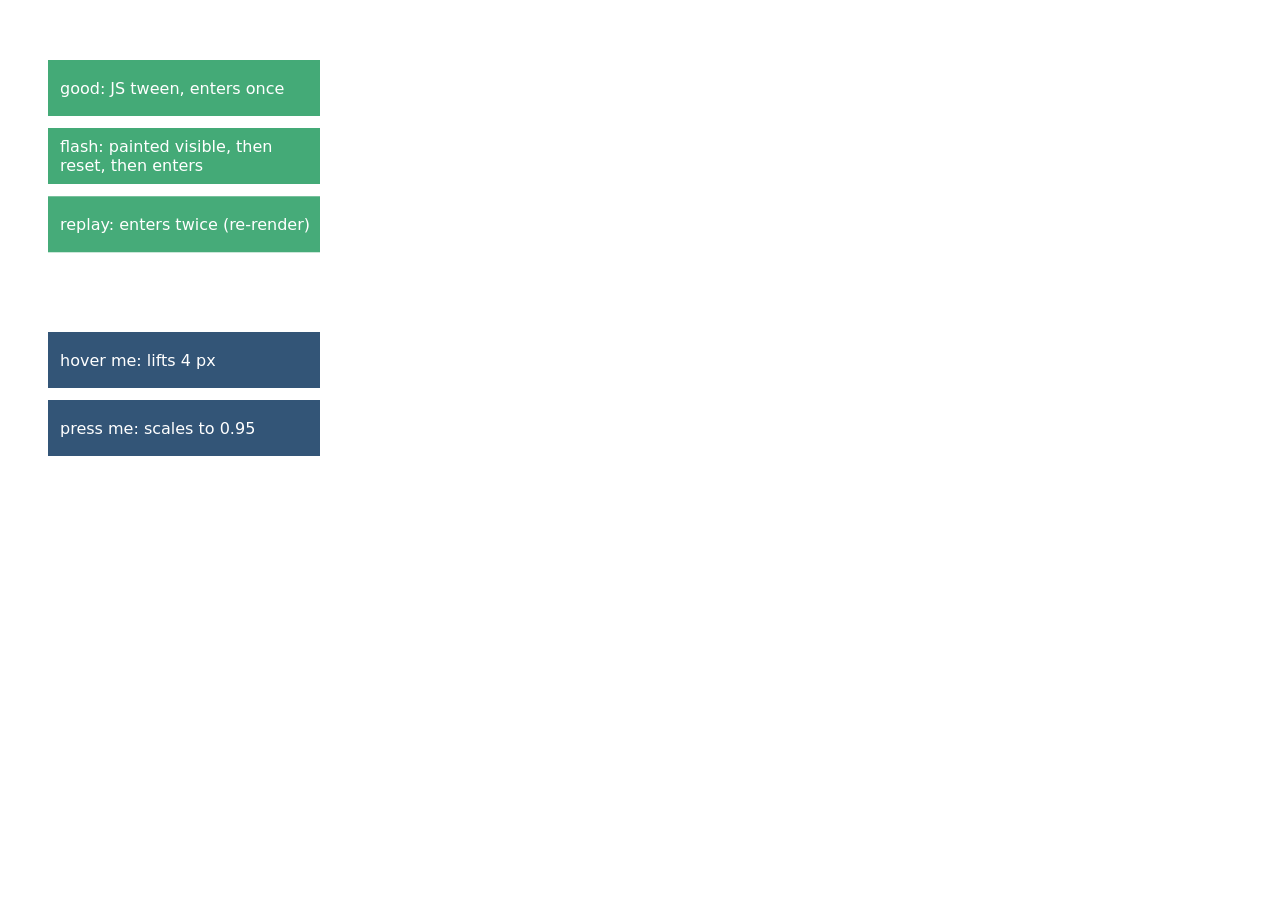
<file: skills/app-teardown/selftest.html>
<!doctype html>
<meta charset="utf-8">
<title>motion-probe self-test</title>
<!-- Run: motion-pass.sh <session> selftest. Every line below must show up in the probe's output; if one doesn't,
     the probe or the driver is broken on this machine and "nothing recorded" on a real site can't be trusted. -->
<style>
  body { font: 16px system-ui; padding: 40px; }
  .box { width: 260px; height: 56px; margin: 12px 0; background: #4a7; color: #fff; display: flex; align-items: center; padding-left: 12px; }
  .hov, .prs { background: #357; transition: transform .2s cubic-bezier(.2,.8,.2,1), background-color .2s; }
  @media (hover: hover) { .hov:hover { transform: translateY(-4px); background: #468; } } /* headless reports hover:none — the probe forces it */
  .prs:active { transform: scale(.95); transition-duration: .1s; }
</style>
<div class="box good">good: JS tween, enters once</div>
<div class="box flash">flash: painted visible, then reset, then enters</div>
<div class="box replay">replay: enters twice (re-render)</div>
<div class="box stuck">stuck: hidden, never enters</div>
<div class="box hov">hover me: lifts 4 px</div>
<div class="box prs">press me: scales to 0.95</div>
<script>
  // Inline-style tween per frame, the way GSAP writes it. Ease = 1-(1-x)^4 = GSAP power3.out.
  const tween = (el, ms, delay = 0) => new Promise(res => setTimeout(() => {
    const t0 = performance.now();
    const step = now => { const x = Math.min(1, (now - t0) / ms), e = 1 - (1 - x) ** 4;
      el.style.opacity = e; el.style.transform = `translateY(${(1 - e) * 20}px)`;
      x < 1 ? requestAnimationFrame(step) : res(); };
    requestAnimationFrame(step);
  }, delay));
  const hide = el => { el.style.opacity = 0; el.style.transform = 'translateY(20px)'; };
  const q = s => document.querySelector(s);
  hide(q('.good')); hide(q('.replay')); hide(q('.stuck'));
  addEventListener('load', async () => {
    tween(q('.good'), 500, 100);
    setTimeout(() => { hide(q('.flash')); tween(q('.flash'), 500); }, 300);
    await tween(q('.replay'), 500, 100); hide(q('.replay')); tween(q('.replay'), 500, 100);
  });
</script>
</file>
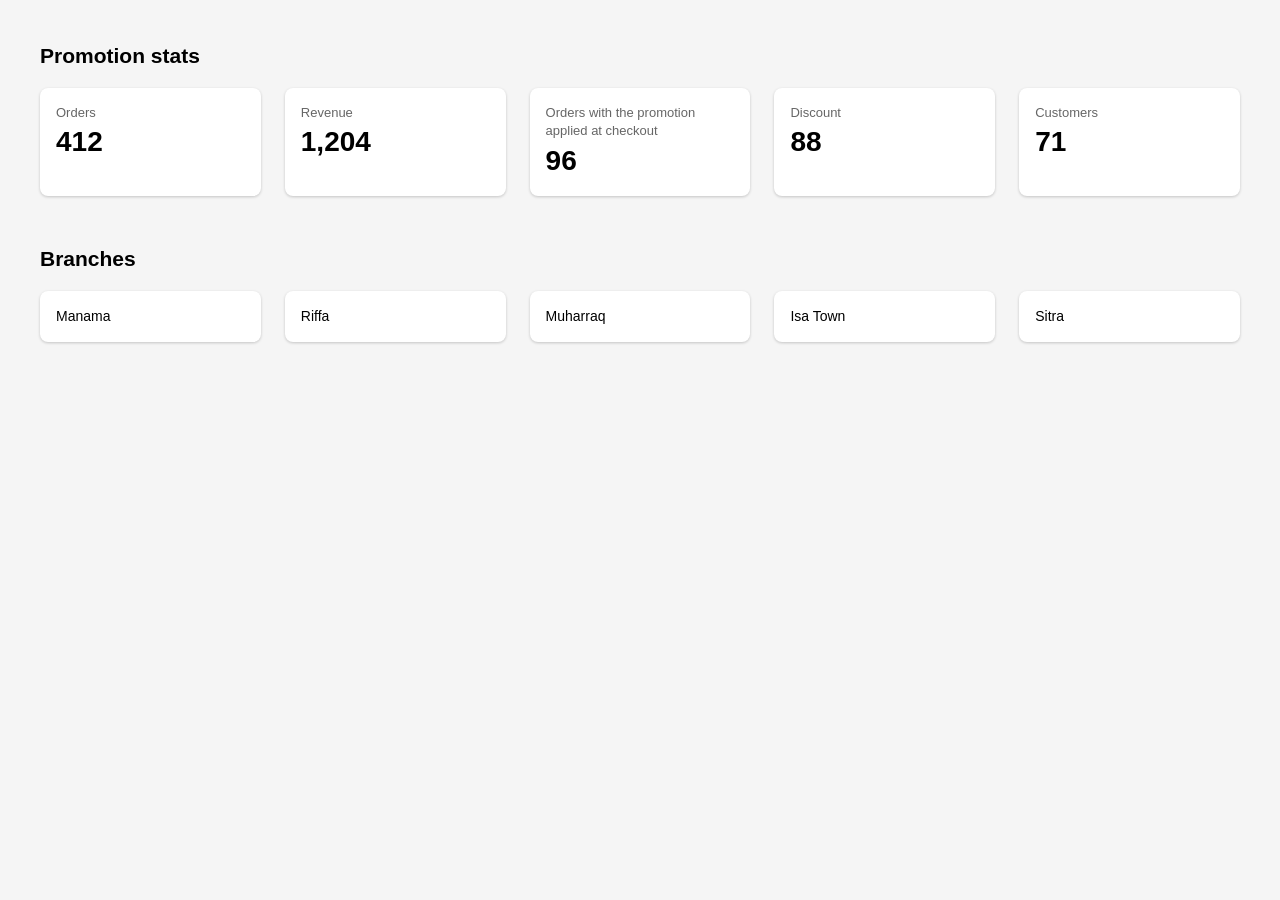
<file: scripts/fixtures/sibling-sizes/even.html>
<!doctype html>
<html><head><meta charset="utf-8"><title>even tiles</title>
<!-- The fix: the column is a flex box and the card grows to fill it; a lone last item spans the row. -->
<style>
  body { font: 14px/1.4 sans-serif; margin: 0; padding: 24px; background: #f5f5f5 }
  .v-container { max-width: 1200px; margin: 0 auto }
  .v-row { display: flex; flex-wrap: wrap; margin: -12px }
  .v-col { flex: 0 0 20%; max-width: 20%; padding: 12px; box-sizing: border-box; display: flex }
  .v-card { flex-grow: 1 }
  .v-card { background: #fff; border-radius: 8px; box-shadow: 0 1px 3px rgba(0,0,0,.2); padding: 16px }
  .v-card-title { font-size: 13px; color: #666 }
  .v-card-text { font-size: 28px; font-weight: 600 }
  @media (max-width: 600px) { .v-col { flex-basis: 50%; max-width: 50% } .v-col:last-child:nth-child(odd) { flex-basis: 100%; max-width: 100% } }
</style></head><body><div class="v-container">
  <h2>Promotion stats</h2>
  <div class="v-row">
    <div class="v-col"><div class="v-card"><div class="v-card-title">Orders</div><div class="v-card-text">412</div></div></div>
    <div class="v-col"><div class="v-card"><div class="v-card-title">Revenue</div><div class="v-card-text">1,204</div></div></div>
    <div class="v-col"><div class="v-card"><div class="v-card-title">Orders with the promotion applied at checkout</div><div class="v-card-text">96</div></div></div>
    <div class="v-col"><div class="v-card"><div class="v-card-title">Discount</div><div class="v-card-text">88</div></div></div>
    <div class="v-col"><div class="v-card"><div class="v-card-title">Customers</div><div class="v-card-text">71</div></div></div>
  </div>
  <h2 style="margin-top:48px">Branches</h2>
  <div class="v-row">
    <div class="v-col"><div class="v-card">Manama</div></div>
    <div class="v-col"><div class="v-card">Riffa</div></div>
    <div class="v-col"><div class="v-card">Muharraq</div></div>
    <div class="v-col"><div class="v-card">Isa Town</div></div>
    <div class="v-col"><div class="v-card">Sitra</div></div>
  </div>
</div></body></html>
</file>
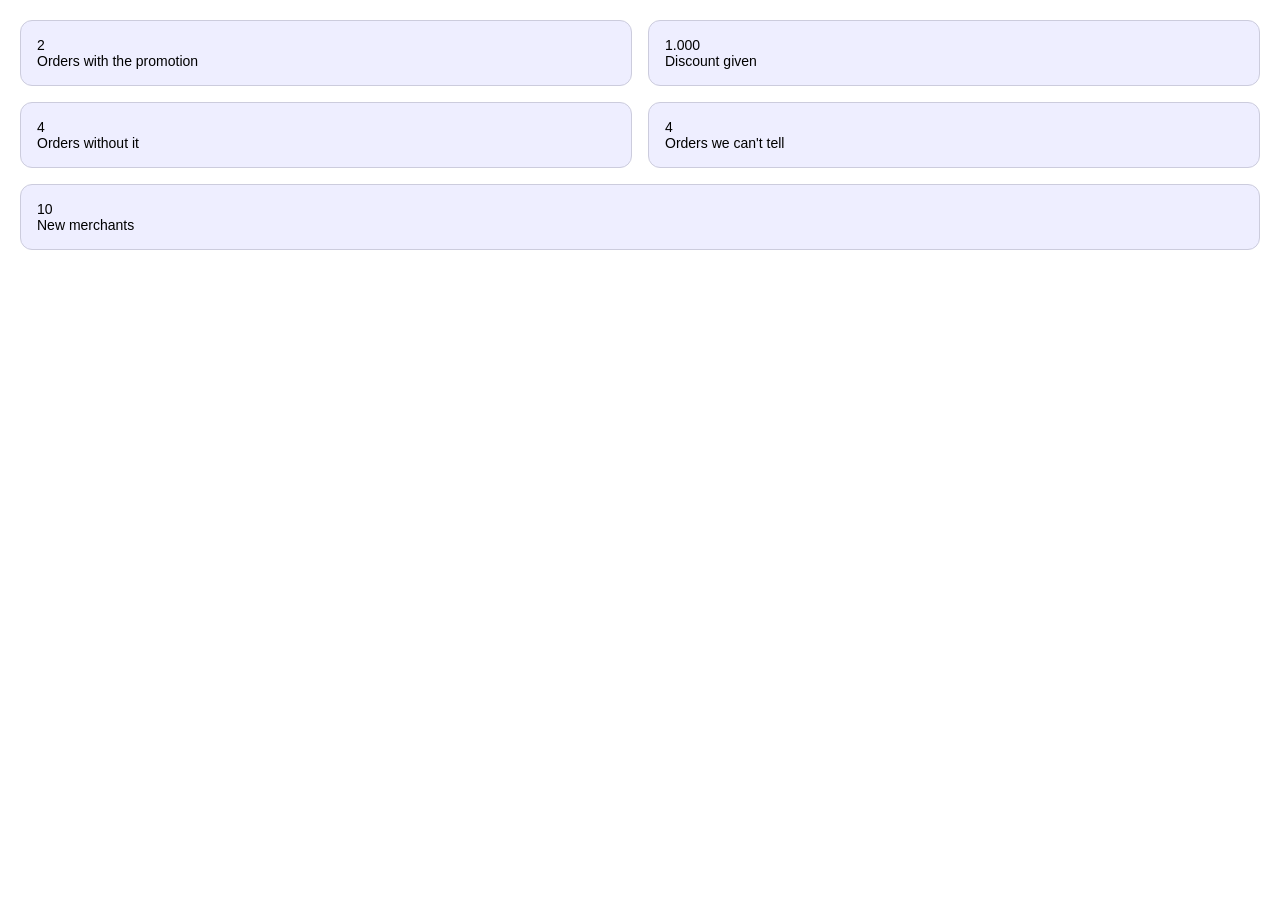
<file: scripts/fixtures/sibling-sizes/span-last.html>
<!doctype html><html><head><meta charset="utf-8"><title>span-last</title><style>
/* Classes as Vuetify renders app !3895's tiles at 390px. Regression: grid whose last column spans the row (v-col-12 beside v-col-6) must read as ONE grid, not a lone card. */
body{margin:0;font:14px sans-serif}.v-row{display:flex;flex-wrap:wrap;gap:0;padding:12px}
.v-col-6{flex:0 0 50%;max-width:50%}.v-col-12{flex:0 0 100%;max-width:100%}.v-col{box-sizing:border-box;padding:8px;display:flex}
.v-card{flex-grow:1;background:#eef;border:1px solid #ccd;border-radius:12px;padding:16px}
</style></head><body><div class="v-row">
<div class="v-col v-col-6 v-col-sm-4 v-col-md"><div class="v-card">2<br>Orders with the promotion</div></div>
<div class="v-col v-col-6 v-col-sm-4 v-col-md"><div class="v-card">1.000<br>Discount given</div></div>
<div class="v-col v-col-6 v-col-sm-4 v-col-md"><div class="v-card">4<br>Orders without it</div></div>
<div class="v-col v-col-6 v-col-sm-6 v-col-md"><div class="v-card">4<br>Orders we can't tell</div></div>
<div class="v-col v-col-12 v-col-sm-6 v-col-md"><div class="v-card">10<br>New merchants</div></div>
</div></body></html>
</file>
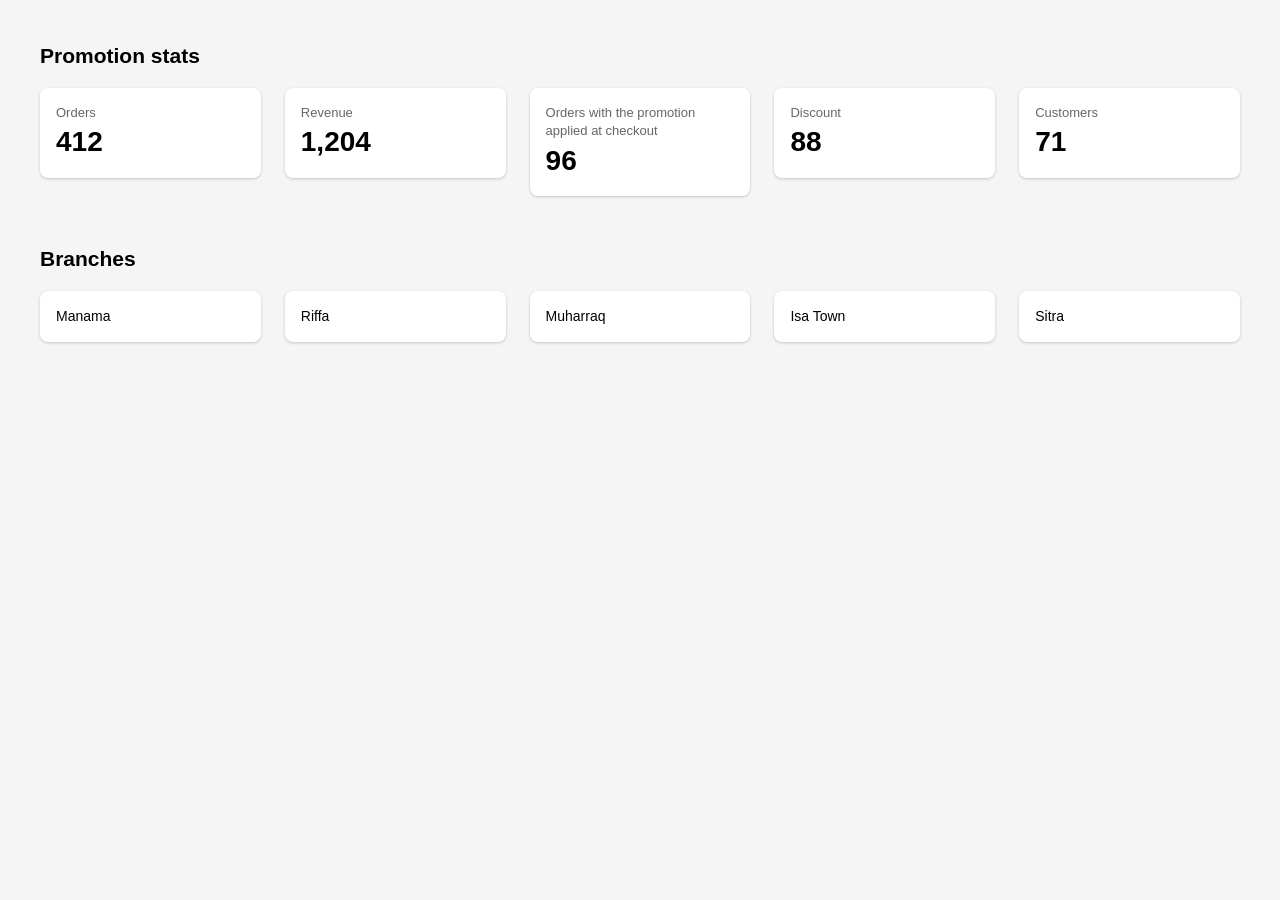
<file: scripts/fixtures/sibling-sizes/uneven.html>
<!doctype html>
<html><head><meta charset="utf-8"><title>uneven tiles</title>
<!-- Mimics Vuetify: v-row > v-col > v-card. Columns stretch, cards do not, so a wrapped label makes one card taller. -->
<style>
  body { font: 14px/1.4 sans-serif; margin: 0; padding: 24px; background: #f5f5f5 }
  .v-container { max-width: 1200px; margin: 0 auto }
  .v-row { display: flex; flex-wrap: wrap; margin: -12px }
  .v-col { flex: 0 0 20%; max-width: 20%; padding: 12px; box-sizing: border-box }
  .v-card { background: #fff; border-radius: 8px; box-shadow: 0 1px 3px rgba(0,0,0,.2); padding: 16px }
  .v-card-title { font-size: 13px; color: #666 }
  .v-card-text { font-size: 28px; font-weight: 600 }
  @media (max-width: 600px) { .v-col { flex-basis: 50%; max-width: 50% } }
</style></head><body><div class="v-container">
  <h2>Promotion stats</h2>
  <div class="v-row">
    <div class="v-col"><div class="v-card"><div class="v-card-title">Orders</div><div class="v-card-text">412</div></div></div>
    <div class="v-col"><div class="v-card"><div class="v-card-title">Revenue</div><div class="v-card-text">1,204</div></div></div>
    <div class="v-col"><div class="v-card"><div class="v-card-title">Orders with the promotion applied at checkout</div><div class="v-card-text">96</div></div></div>
    <div class="v-col"><div class="v-card"><div class="v-card-title">Discount</div><div class="v-card-text">88</div></div></div>
    <div class="v-col"><div class="v-card"><div class="v-card-title">Customers</div><div class="v-card-text">71</div></div></div>
  </div>
  <h2 style="margin-top:48px">Branches</h2>
  <div class="v-row">
    <div class="v-col"><div class="v-card">Manama</div></div>
    <div class="v-col"><div class="v-card">Riffa</div></div>
    <div class="v-col"><div class="v-card">Muharraq</div></div>
    <div class="v-col"><div class="v-card">Isa Town</div></div>
    <div class="v-col"><div class="v-card">Sitra</div></div>
  </div>
</div></body></html>
</file>
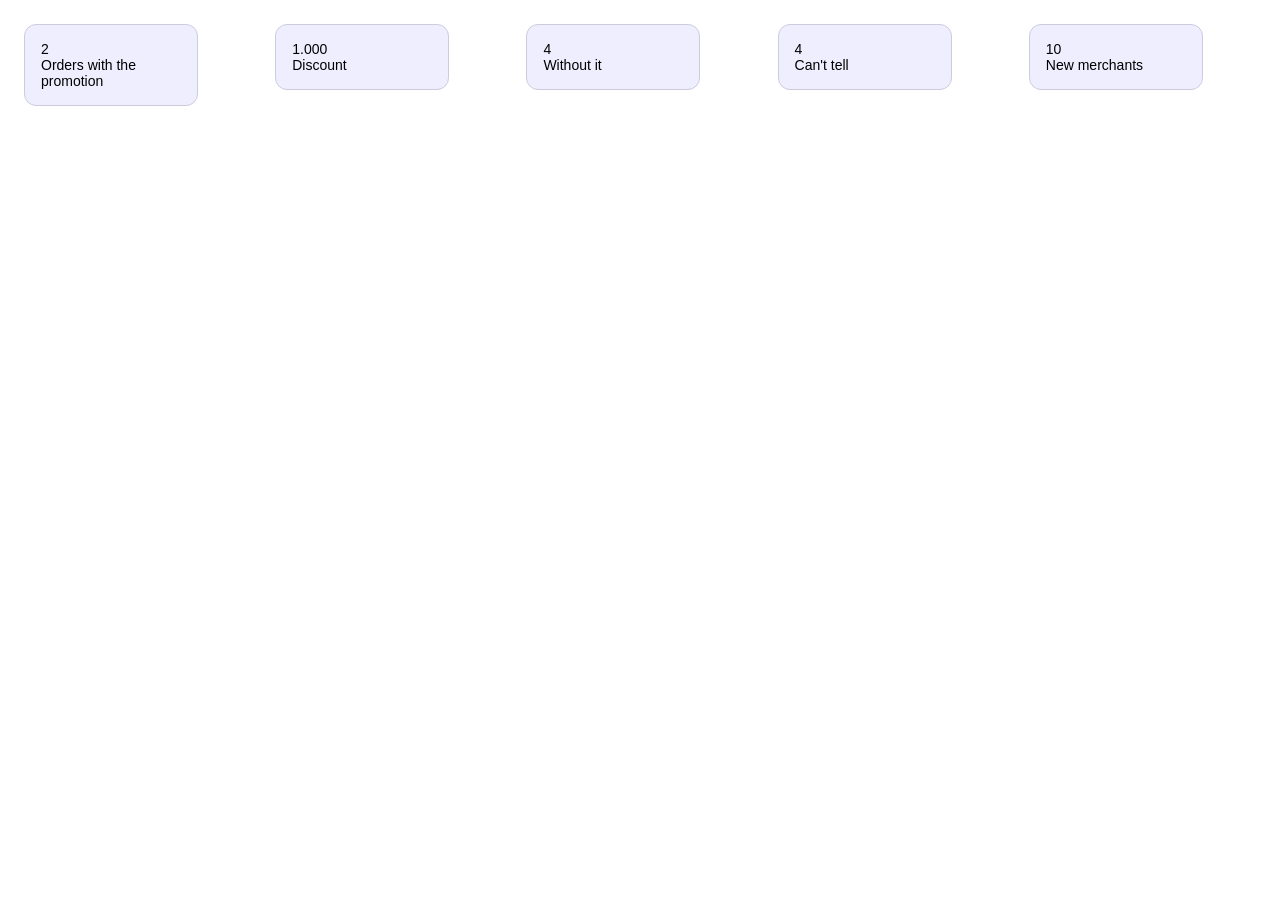
<file: scripts/fixtures/sibling-sizes/vuetify-uneven.html>
<!doctype html><html><head><meta charset="utf-8"><title>vuetify-uneven</title><style>
/* app !3895 before the fix, as Vuetify renders it: columns carry only sized classes (no bare v-col),
   cards are not stretched, one label wraps -> that card is taller. Must be flagged at 1440. */
body{margin:0;font:14px sans-serif}.v-row{display:flex;flex-wrap:wrap;padding:12px}
[class*="v-col"]{box-sizing:border-box;padding:12px;flex:1 0 0}
.v-card{background:#eef;border:1px solid #ccd;border-radius:12px;padding:16px;width:140px}
</style></head><body><div class="v-row">
<div class="v-col-6 v-col-sm-4 v-col-md"><div class="v-card">2<br>Orders with the promotion</div></div>
<div class="v-col-6 v-col-sm-4 v-col-md"><div class="v-card">1.000<br>Discount</div></div>
<div class="v-col-6 v-col-sm-4 v-col-md"><div class="v-card">4<br>Without it</div></div>
<div class="v-col-6 v-col-sm-4 v-col-md"><div class="v-card">4<br>Can't tell</div></div>
<div class="v-col-6 v-col-sm-4 v-col-md"><div class="v-card">10<br>New merchants</div></div>
</div></body></html>
</file>
